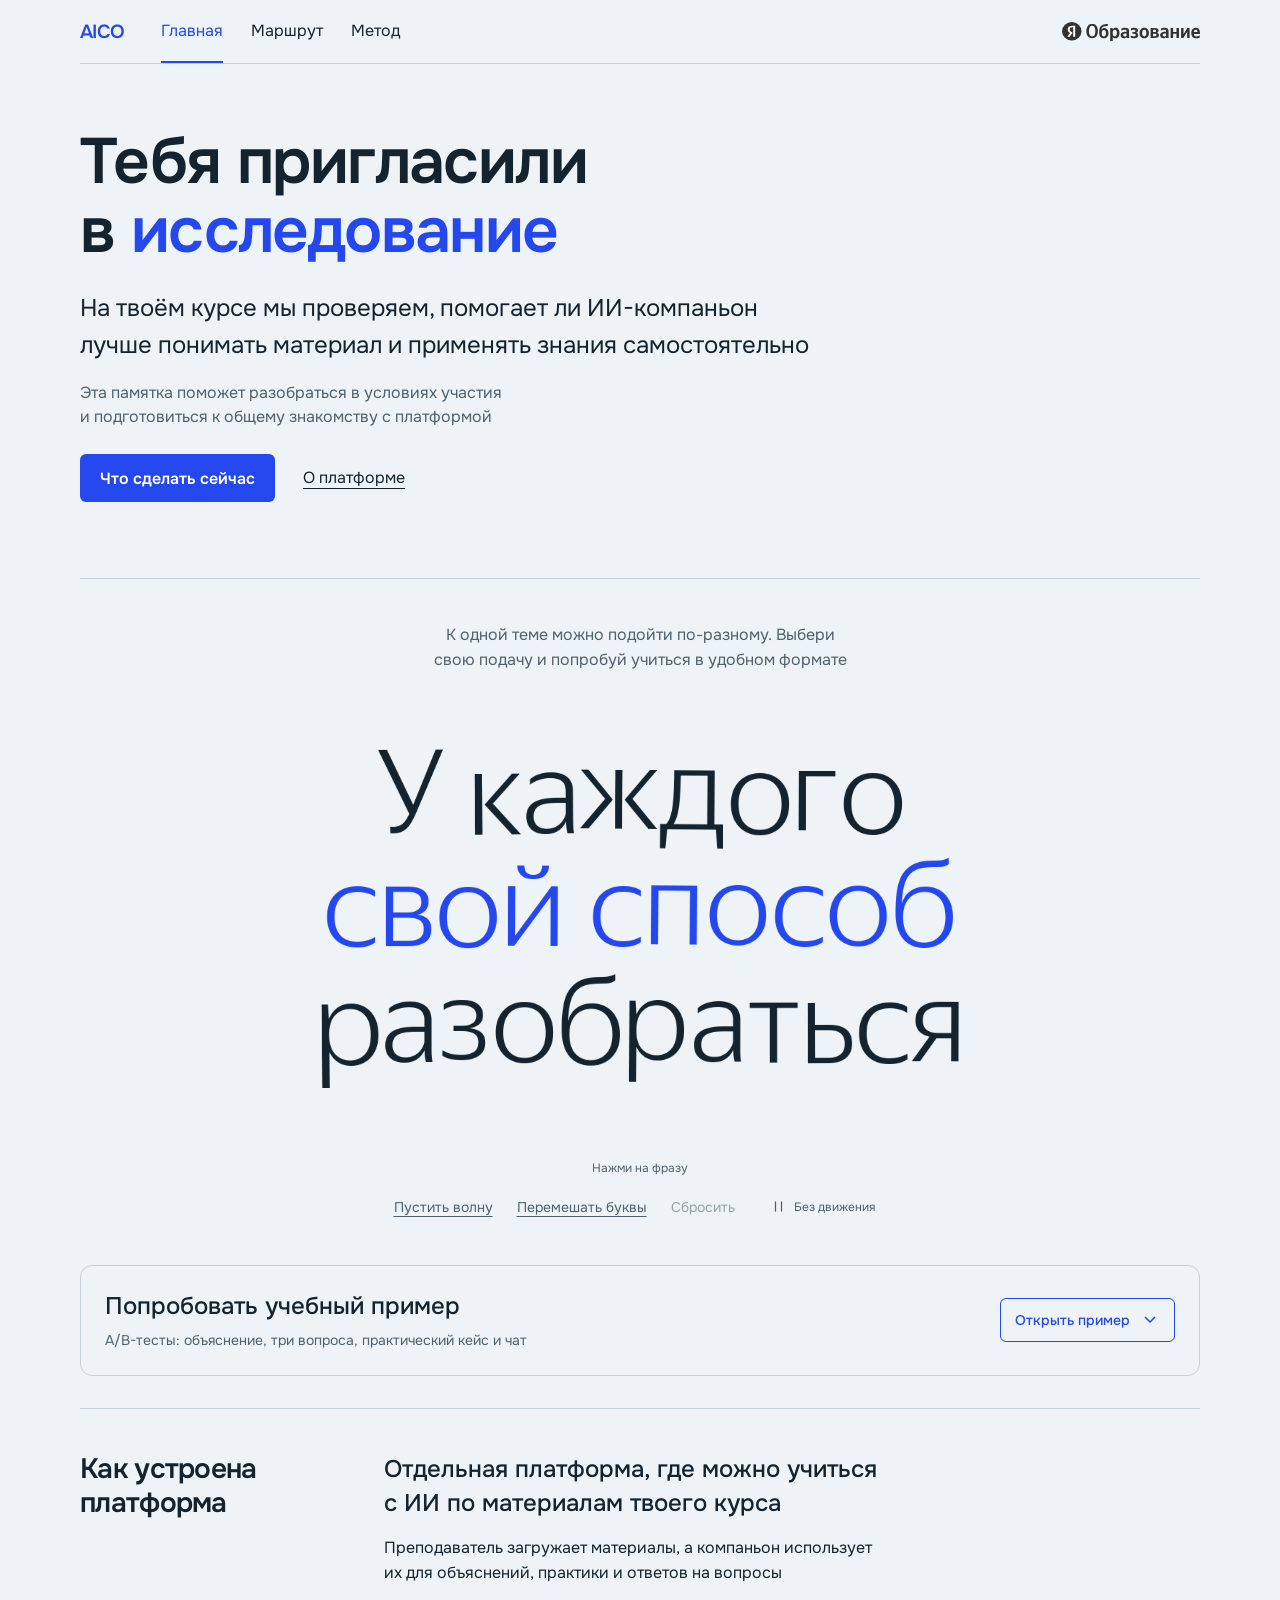
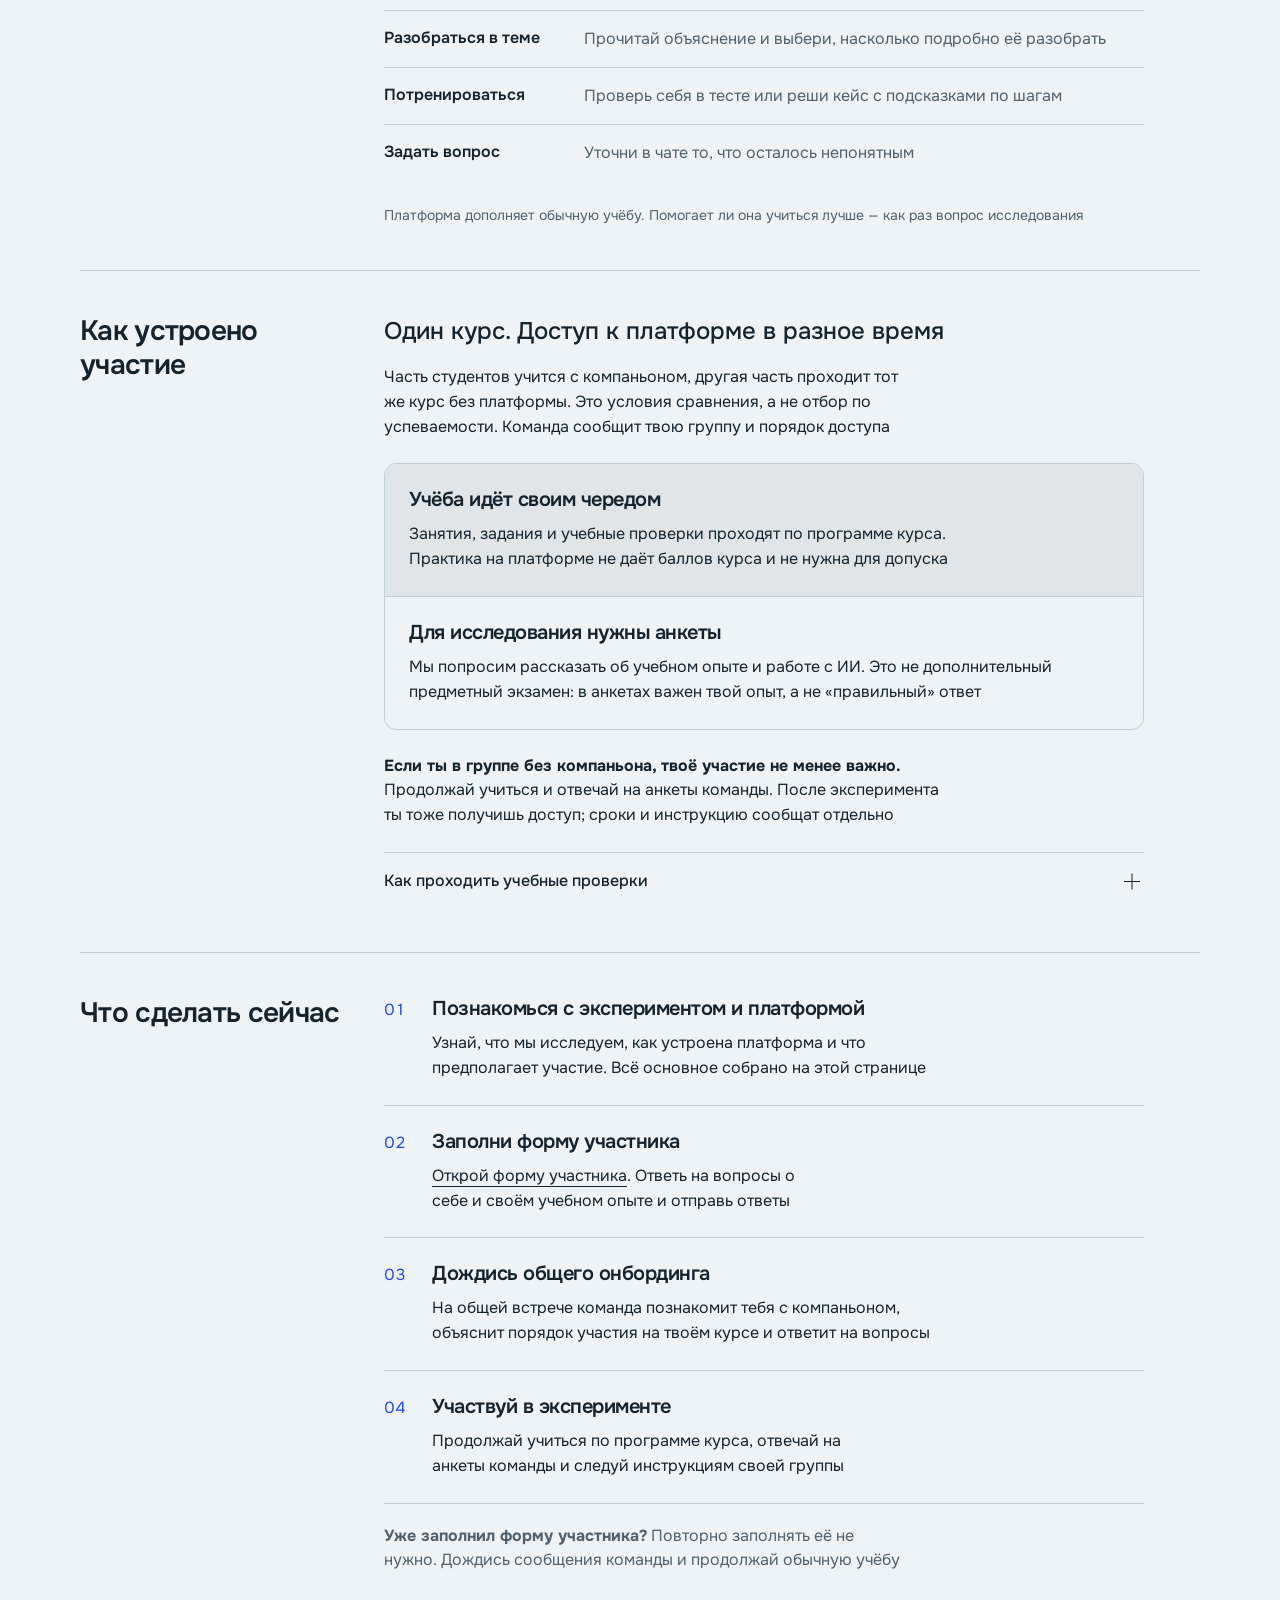
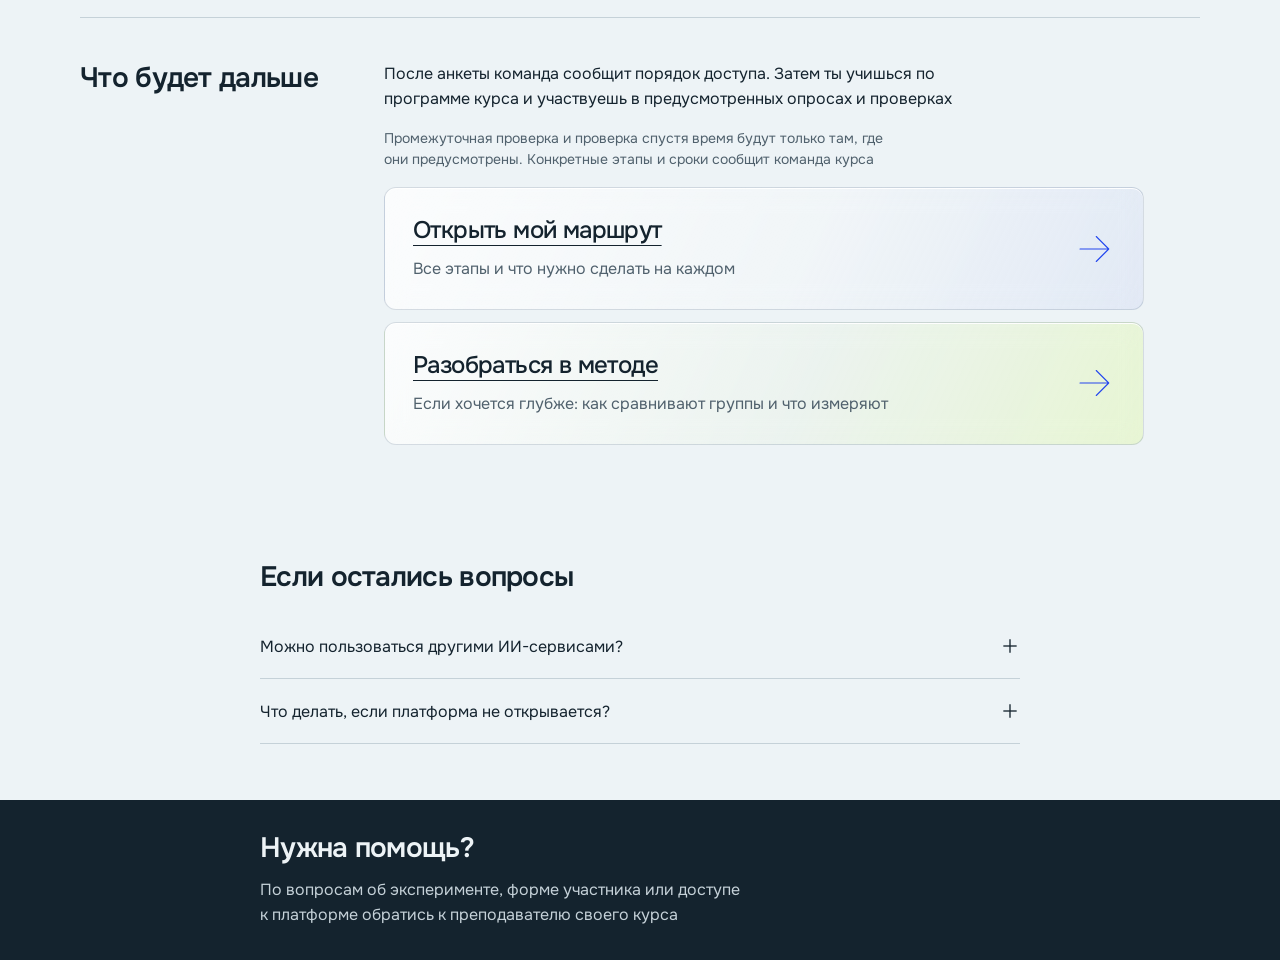
<file: index.html>
<!doctype html>
<html lang="ru">
<head>
<meta charset="utf-8">
<meta name="viewport" content="width=device-width,initial-scale=1">
<meta name="theme-color" content="#edf3f6">
<meta name="description" content="Тебя пригласили в исследование ИИ-компаньона: что это за платформа, как устроено участие и что сделать перед онбордингом.">
<title>Памятка участника исследования</title>
<link rel="icon" href="data:image/svg+xml,%3Csvg xmlns='http://www.w3.org/2000/svg' viewBox='0 0 32 32'%3E%3Crect width='32' height='32' rx='8' fill='%232d4cff'/%3E%3Cpath d='M7 24 15 7h3l7 17h-5l-2-5h-6l-2 5zm7-9h3l-1.5-4z' fill='white'/%3E%3C/svg%3E">
<link rel="stylesheet" href="student.css?v=b62e254f">
<link rel="canonical" href="https://tikhonov-cmd.github.io/aico-student-map/">
</head>

<body>
<a class="skip" href="#intro-reading">Перейти к информации об участии</a>
<header class="site-header">
 <a class="brand" href="./" aria-label="AICO — главная для участников">AICO</a>
 <nav class="top-nav" aria-label="Разделы сайта">
  <a href="./" data-nav="home" aria-current="page">Главная</a>
  <a href="route.html" data-nav="route">Маршрут</a>
  <a href="method.html" data-nav="method">Метод</a>
 </nav>
 <a class="education-brand" href="https://education.yandex.ru/"><img src="assets/yandex-education.svg" width="138" height="20" alt="Яндекс Образование"></a>
</header>
<main>
<section class="welcome" id="intro-reading" aria-labelledby="welcome-title">
 <h1 id="welcome-title">Тебя пригласили<br>в <span>исследование</span></h1>
 <p class="welcome-lead">На твоём курсе мы проверяем, помогает ли ИИ-компаньон лучше понимать материал и применять знания самостоятельно</p>
 <p class="welcome-context">Эта памятка поможет разобраться в условиях участия и подготовиться к общему знакомству с платформой</p>
 <div class="welcome-actions"><a class="action-primary" href="#next-steps">Что сделать сейчас</a><a class="text-link" href="#about-aico">О платформе</a></div>
</section>
<section class="experience" id="try-aico" aria-label="Интерактивное знакомство с компаньоном"><div class="experience-intro"><p>К одной теме можно подойти по-разному. Выбери свою подачу и попробуй учиться в удобном формате</p></div>
<section class="hero" id="overview" aria-labelledby="hero-title">
  <h2 class="hero-title" id="hero-title" aria-label="У каждого свой способ разобраться"><span class="title-line" aria-hidden="true">У каждого</span><span class="title-line emphasis" aria-hidden="true">свой способ</span><span class="title-line" aria-hidden="true">разобраться</span></h2>
  <div class="hero-controls"><span class="type-hint" id="type-hint">Нажми на фразу</span>  <div class="type-controls"><button type="button" id="wave-type" disabled>Пустить волну</button><button type="button" id="reshape">Перемешать буквы</button><button type="button" id="reset-type" disabled>Сбросить</button> <button type="button" class="motion-toggle" id="motion-toggle" aria-pressed="false"><svg viewBox="0 0 20 20" aria-hidden="true"><path d="M6 4v12M14 4v12"/></svg><span id="motion-label">Без движения</span></button></div></div>
</section>

<details class="demo-disclosure"><summary><span class="demo-disclosure-copy">Попробовать учебный пример<span class="disclosure-caption">A/B-тесты: объяснение, три вопроса, практический кейс и чат</span></span><span class="demo-disclosure-action"><span class="when-closed">Открыть пример</span><span class="when-open">Свернуть</span><svg viewBox="0 0 20 20" aria-hidden="true"><path d="m5 7 5 5 5-5"/></svg></span></summary><p class="demo-optional-note">Это пример возможностей платформы. Проходить его для участия в исследовании не нужно. В самой платформе содержание основано на материалах твоего курса</p>
 <div class="personalizer product-demo" id="personalizer">
  <h3 id="demo-heading">Попробуй четыре формата</h3>
  <p class="product-intro">Здесь можно прочитать объяснение, ответить на три вопроса, пройти кейс по шагам или выбрать вопрос для чата</p>
  <p class="demo-invitation">Тема — «A/B-тесты: как проверить эффект изменения». Выбери глубину объяснения и область примеров; в кейсе примени идею к научному подкасту</p>
  <div class="demo-workbench">
  <div class="demo-panel">
  <div class="demo-controls" id="demo-controls" hidden>
   <div class="demo-choice-row"><span id="format-label" class="demo-label">Что попробуем</span><div class="demo-options" role="group" aria-labelledby="format-label">
    <button type="button" data-format="read" aria-pressed="true" aria-controls="demo-content">Лонгрид</button><button type="button" data-format="test" aria-pressed="false" aria-controls="demo-content">Тест</button><button type="button" data-format="case" aria-pressed="false" aria-controls="demo-content">Кейс</button><button type="button" data-format="chat" aria-pressed="false" aria-controls="demo-content">Чат</button>
   </div></div>
   <div class="demo-choice-row" id="level-row"><span id="level-label" class="demo-label">Как объяснить</span><div class="demo-options demo-options-secondary" role="group" aria-labelledby="level-label">
    <button type="button" data-level="0" aria-pressed="true" aria-controls="demo-content">Проще</button><button type="button" data-level="1" aria-pressed="false" aria-controls="demo-content">Подробнее</button><button type="button" data-level="2" aria-pressed="false" aria-controls="demo-content">Глубже</button>
   </div><p class="demo-control-note" id="level-note">Основные понятия и короткий разбор примера</p></div>
   <div class="demo-choice-row" id="interest-row"><span id="interest-label" class="demo-label">Что тебе интересно</span><div class="demo-options demo-options-secondary" role="group" aria-labelledby="interest-label">
    <button type="button" data-interest="plain" aria-pressed="true" aria-controls="demo-content">Учёба</button><button type="button" data-interest="minecraft" aria-pressed="false" aria-controls="demo-content">Minecraft</button><button type="button" data-interest="astro" aria-pressed="false" aria-controls="demo-content">Астрофото</button><button type="button" data-interest="printing" aria-pressed="false" aria-controls="demo-content">3D-печать</button>
   </div></div>
  </div>
  <div class="demo-result">
  <div class="demo-preview">
   <h3 id="response-title">Разобраться в теме</h3>
   <p class="demo-purpose" id="demo-purpose">Как отделить эффект изменения от других причин</p>
   <div class="demo-content" id="demo-content"><h4>A/B-тесты: как проверить эффект изменения</h4><p><strong>A/B-тест</strong> — эксперимент со случайным распределением участников между двумя вариантами. Контрольная группа A получает исходный вариант, экспериментальная B — вариант с изменением</p><h5>Почему нельзя сравнить желающих с остальными</h5><p>Студенты, которые по желанию открывали объяснения ошибок, получили более высокие баллы. Но они могли больше интересоваться предметом и дольше готовиться. Такое сравнение смешивает пользу объяснений с особенностями студентов</p><h5>Как проверить это в эксперименте</h5><p>Назначим варианты случайно, чтобы выбор группы не зависел от желания участника. Проверим так следующую гипотезу</p><p><strong>Гипотеза:</strong> Пояснения к неверным ответам помогут лучше решать новые задачи по той же теме</p><p>В учебном примере случайно формируют две группы по 100 участников. <strong>A</strong> после тренировочной задачи видит правильный ответ; <strong>B</strong> видит правильный ответ и объяснение ошибки</p><p>Тренировочные задания и время на подготовку одинаковые. Затем обе группы решают одни и те же новые задачи без подсказок</p><h5>Как читаем результат</h5><p>Заранее выбираем показатель — средний балл за новые задачи без подсказок</p><p>В условном эксперименте средний результат A — 7 баллов из 10, B — 8 баллов. Наблюдаемая разница — один балл в пользу B</p><p>Часть разницы могла возникнуть случайно. Перед выводом нужно оценить её точность и проверить соблюдение условий эксперимента</p></div>
  </div>
  </div>
  </div>
  <p class="demo-caption">Учебный пример. На платформе содержание основано на материалах твоего курса, а интересы для лонгрида ты указываешь сам</p>
  </div>
 </div>
</details></section>
<div class="onboarding-reading">
 <section class="guide-section" id="about-aico"><h2>Как устроена платформа</h2><div class="guide-content"><p class="section-lead">Отдельная платформа, где можно учиться с ИИ по материалам твоего курса</p><p>Преподаватель загружает материалы, а компаньон использует их для объяснений, практики и ответов на вопросы</p>
 <dl class="use-list"><div><dt>Разобраться в теме</dt><dd>Прочитай объяснение и выбери, насколько подробно её разобрать</dd></div><div><dt>Потренироваться</dt><dd>Проверь себя в тесте или реши кейс с подсказками по шагам</dd></div><div><dt>Задать вопрос</dt><dd>Уточни в чате то, что осталось непонятным</dd></div></dl>
 <p class="quiet">Платформа дополняет обычную учёбу. Помогает ли она учиться лучше — как раз вопрос исследования</p></div></section>
 <section class="guide-section" id="rules"><h2>Как устроено участие</h2><div class="guide-content">
 <p class="section-lead">Один курс. Доступ к платформе в разное время</p><p>Часть студентов учится с компаньоном, другая часть проходит тот же курс без платформы. Это условия сравнения, а не отбор по успеваемости. Команда сообщит твою группу и порядок доступа</p>
 <div class="participation-pair"><div><h3>Учёба идёт своим чередом</h3><p>Занятия, задания и учебные проверки проходят по программе курса. Практика на платформе не даёт баллов курса и не нужна для допуска</p></div><div><h3>Для исследования нужны анкеты</h3><p>Мы попросим рассказать об учебном опыте и работе с ИИ. Это не дополнительный предметный экзамен: в анкетах важен твой опыт, а не «правильный» ответ</p></div></div>
 <p><strong>Если ты в группе без компаньона, твоё участие не менее важно.</strong> Продолжай учиться и отвечай на анкеты команды. После эксперимента ты тоже получишь доступ; сроки и инструкцию сообщат отдельно</p>
 <details class="practical-disclosure"><summary>Как проходить учебные проверки</summary><p>Итоговую проверку выполняй самостоятельно: без компаньона, других ИИ-сервисов и поиска ответов в интернете. То же правило действует для проверки спустя время, если она предусмотрена на твоём курсе. В остальных заданиях следуй инструкции преподавателя</p><p>Набор этапов, сроки и конкретные инструкции зависят от курса. В анкетах честно рассказывай, какими инструментами пользовался и что вызывало трудности</p></details>
 </div></section>
 <section class="guide-section next-steps" id="next-steps"><h2>Что сделать сейчас</h2><div class="guide-content">
 <ol class="action-steps">
  <li><h3>Познакомься с экспериментом и платформой</h3><p>Узнай, что мы исследуем, как устроена платформа и что предполагает участие. Всё основное собрано на этой странице</p></li>
  <li><h3>Заполни форму участника</h3><p><a href="https://forms.yandex.ru/surveys/13895162.3df79d578598524fea09b34da44d946e5fb08257">Открой форму участника</a>. Ответь на вопросы о себе и своём учебном опыте и отправь ответы</p></li>
  <li><h3>Дождись общего онбординга</h3><p>На общей встрече команда познакомит тебя с компаньоном, объяснит порядок участия на твоём курсе и ответит на вопросы</p></li>
  <li><h3>Участвуй в эксперименте</h3><p>Продолжай учиться по программе курса, отвечай на анкеты команды и следуй инструкциям своей группы</p></li>
 </ol>
 <p class="completed-note"><strong>Уже заполнил форму участника?</strong> Повторно заполнять её не нужно. Дождись сообщения команды и продолжай обычную учёбу</p>
 </div></section>
 <section class="guide-section" id="what-next"><h2>Что будет дальше</h2><div class="guide-content"><p>После анкеты команда сообщит порядок доступа. Затем ты учишься по программе курса и участвуешь в предусмотренных опросах и проверках</p><p class="quiet">Промежуточная проверка и проверка спустя время будут только там, где они предусмотрены. Конкретные этапы и сроки сообщит команда курса</p>
 <div class="page-invitations"><a class="route-invitation" href="route.html"><span><strong>Открыть мой маршрут</strong><span>Все этапы и что нужно сделать на каждом</span></span><svg viewBox="0 0 64 64" aria-hidden="true"><path d="M8 32h46M34 12l20 20-20 20"/></svg></a>
<a class="route-invitation route-invitation--method" href="method.html"><span><strong>Разобраться в методе</strong><span>Если хочется глубже: как сравнивают группы и что измеряют</span></span><svg viewBox="0 0 64 64" aria-hidden="true"><path d="M8 32h46M34 12l20 20-20 20"/></svg></a></div></div></section>
</div>
<div class="reading final-reading">

 <section class="section" id="questions"><h2>Если остались вопросы</h2><div class="section-content faq">
  <details><summary>Можно пользоваться другими ИИ-сервисами?<svg class="disclosure-icon" viewBox="0 0 24 24" aria-hidden="true"><path d="M4 12h16"/><path class="vertical" d="M12 4v16"/></svg></summary><p>Во время обычной учёбы ориентируйся на правила преподавателя и конкретного задания. Разрешение пользоваться ИИ в одном задании не означает, что его можно использовать в любом тесте</p><p>Итоговый тест нужно пройти самостоятельно, без компаньона, других ИИ‑сервисов и поиска ответов в интернете. Если на курсе будет пост-тест, это правило действует и для него. Правила для других учебных проверок сообщит преподаватель. В анкетах честно указывай, какими инструментами пользовался: это помогает понять твой учебный опыт</p></details>
  <details><summary>Что делать, если платформа не открывается?<svg class="disclosure-icon" viewBox="0 0 24 24" aria-hidden="true"><path d="M4 12h16"/><path class="vertical" d="M12 4v16"/></svg></summary><p>Сначала найди сообщение команды и проверь, назначен ли тебе доступ. Если да, открой именно ссылку из этого сообщения и следуй инструкции по входу</p><p>Если войти всё равно не получается, напиши преподавателю курса. Укажи, на каком шаге возникла проблема и что написано на экране</p></details>
 </div></section>
</div>
<section class="help-line" id="help"><div class="help-inner"><h2>Нужна помощь?</h2><p>По вопросам об эксперименте, форме участника или доступе к платформе обратись к преподавателю своего курса</p></div></section>
<noscript><p class="no-script">Информация об участии доступна без JavaScript. Включи его, чтобы менять буквы и попробовать интерактивный учебный пример</p></noscript>
</main>

<div class="sr-only" id="announcer" aria-live="polite" aria-atomic="true"></div>
<script src="site-ui.js?v=79686198"></script>
<script src="letter-scene.js?v=96e22822"></script>

<script src="product-demo.js?v=78d46bda"></script>
<script src="student-ui.js?v=d2d16694"></script>
</body>
</html>
</file>
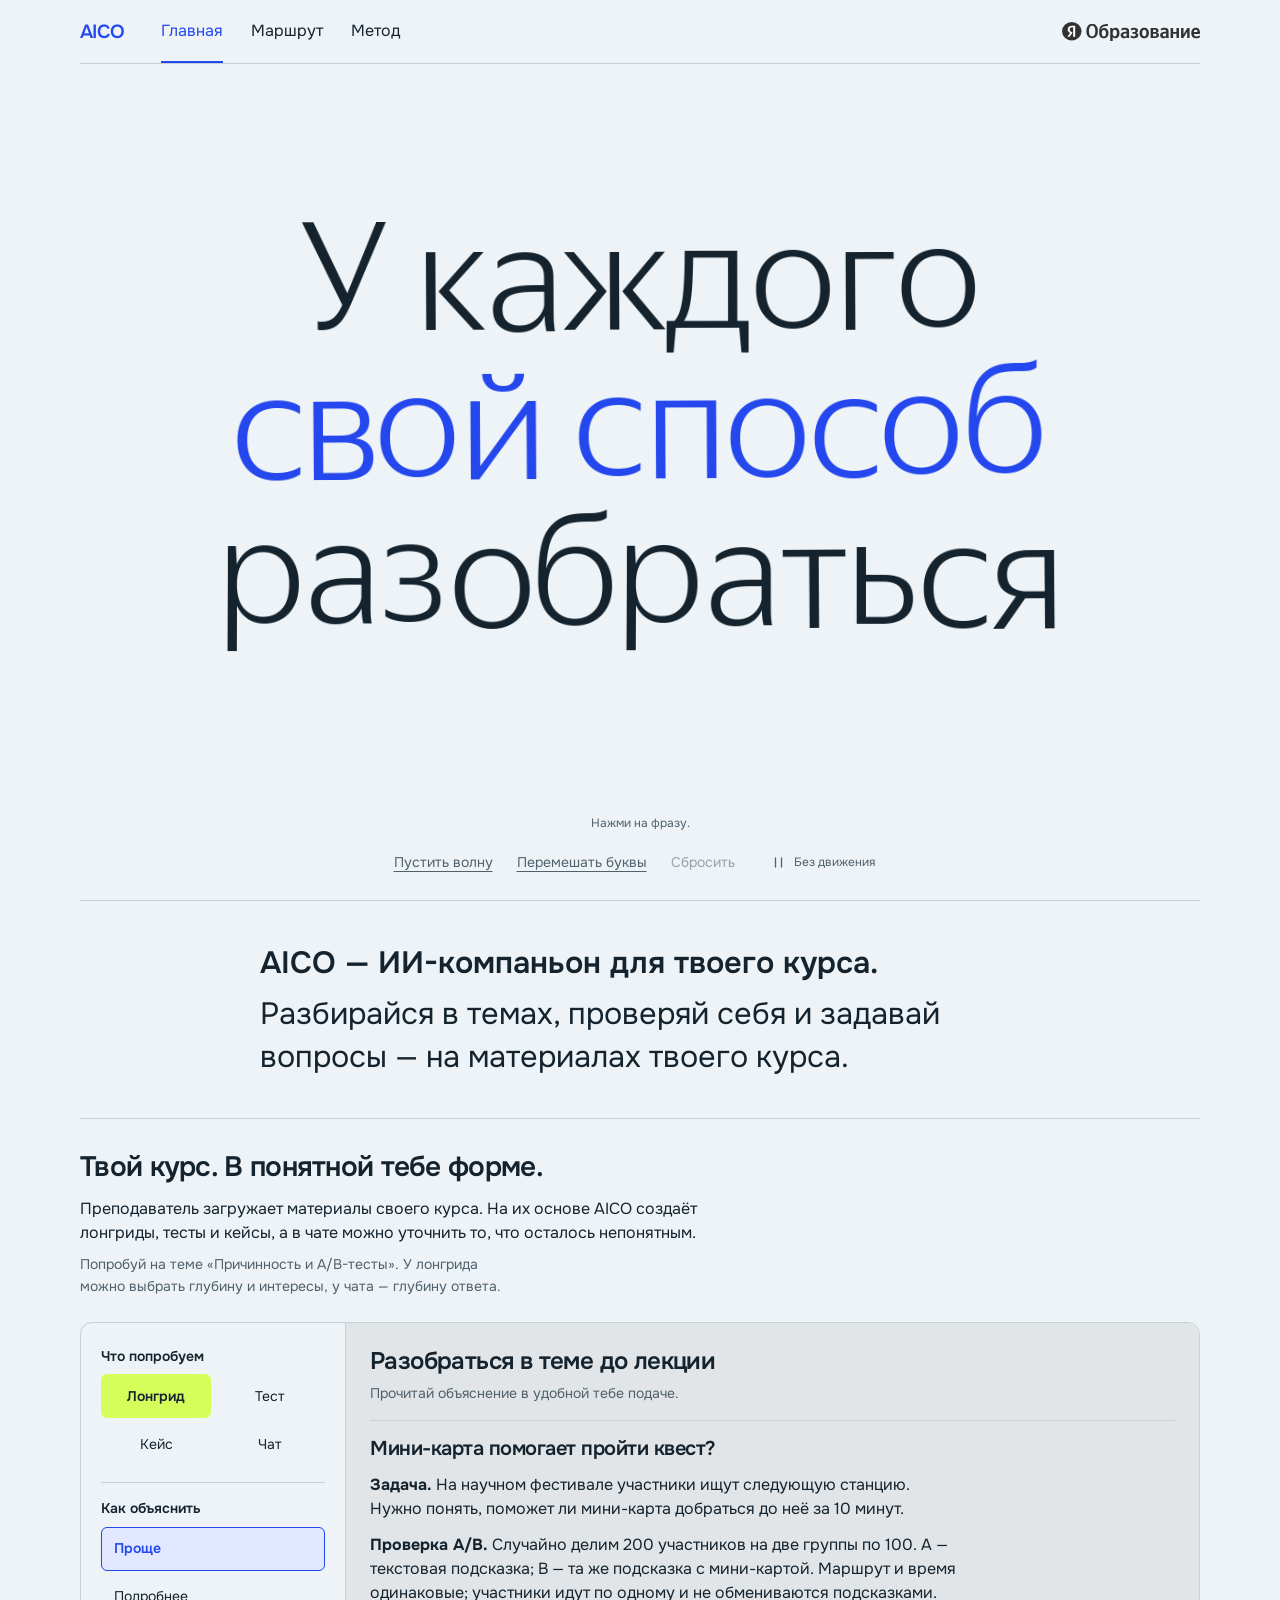
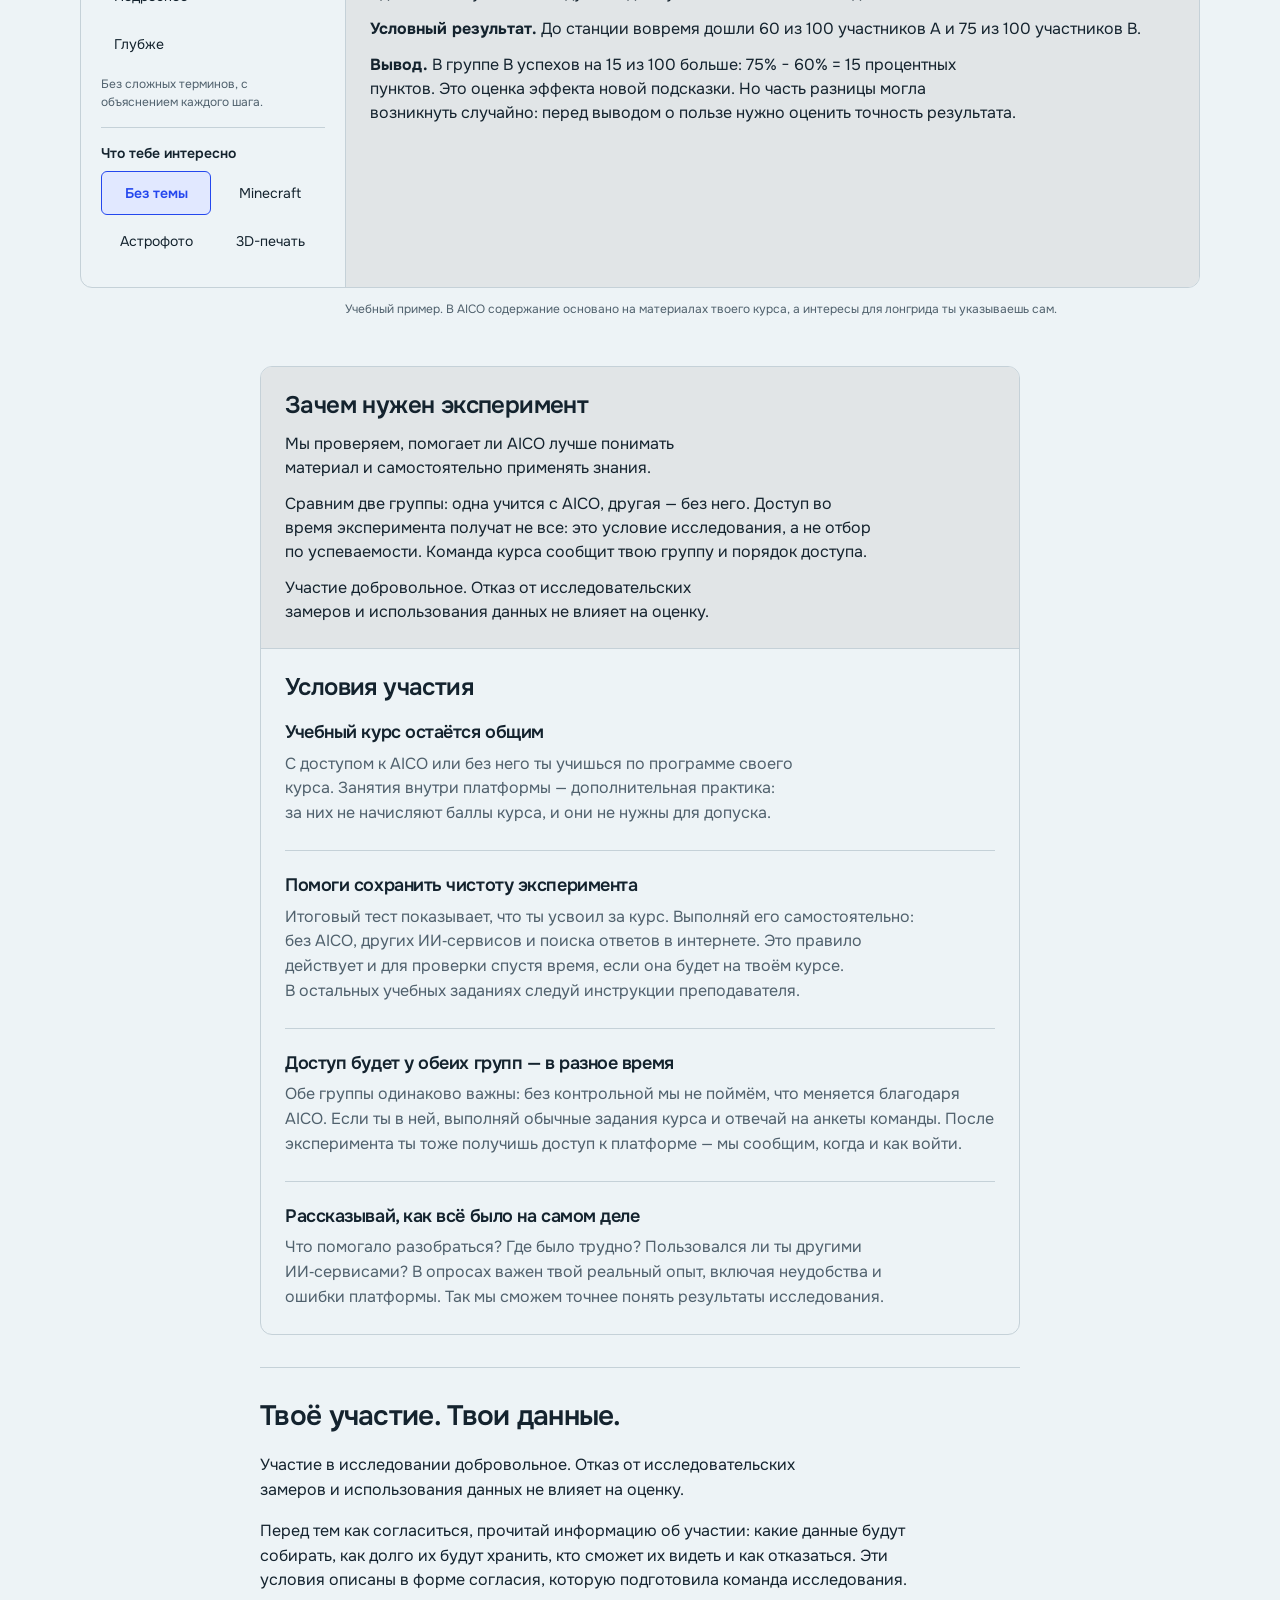
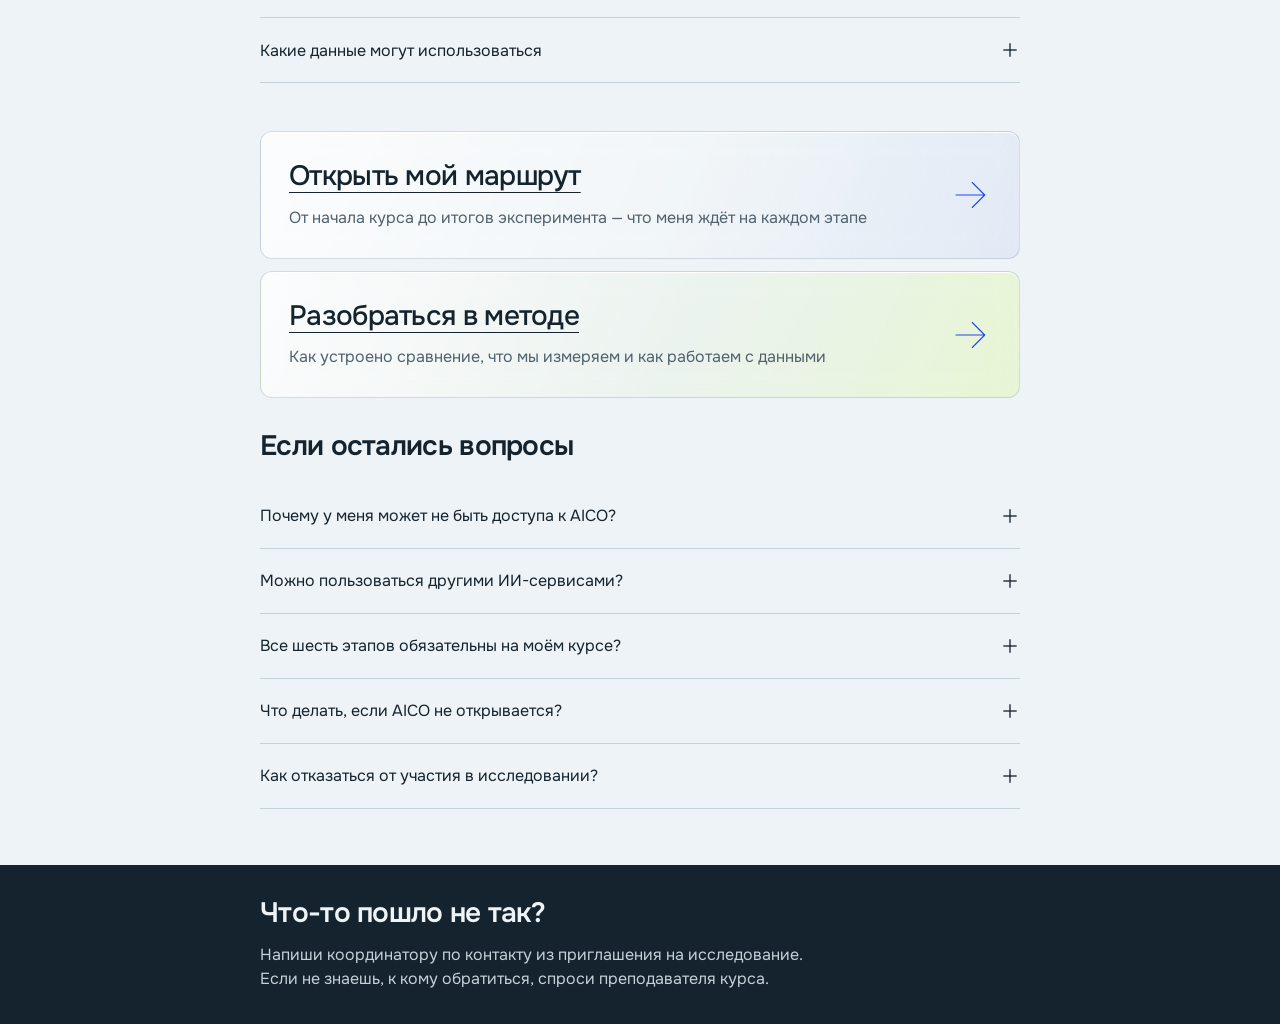
<file: previous/index.html>
<!doctype html>
<html lang="ru">
<head>
<meta charset="utf-8">
<meta name="viewport" content="width=device-width,initial-scale=1">
<meta name="theme-color" content="#edf3f6">
<meta name="description" content="AICO для студентов: попробуй форматы обучения, узнай условия участия и этапы учебного эксперимента.">
<title>AICO — твой способ разобраться</title>
<link rel="icon" href="data:image/svg+xml,%3Csvg xmlns='http://www.w3.org/2000/svg' viewBox='0 0 32 32'%3E%3Crect width='32' height='32' rx='8' fill='%232d4cff'/%3E%3Cpath d='M7 24 15 7h3l7 17h-5l-2-5h-6l-2 5zm7-9h3l-1.5-4z' fill='white'/%3E%3C/svg%3E">
<link rel="stylesheet" href="student.css?v=b2dbe987">
<link rel="canonical" href="https://tikhonov-cmd.github.io/aico-student-map/">
</head>

<body>
<a class="skip" href="#intro-reading">Перейти к информации об участии</a>
<header class="site-header">
 <a class="brand" href="./" aria-label="AICO — главная для участников">AICO</a>
 <nav class="top-nav" aria-label="Разделы сайта">
  <a href="./" data-nav="home" aria-current="page">Главная</a>
  <a href="route.html" data-nav="route">Маршрут</a>
  <a href="method.html" data-nav="method">Метод</a>
 </nav>
 <a class="education-brand" href="https://education.yandex.ru/"><img src="assets/yandex-education.svg" width="138" height="20" alt="Яндекс Образование"></a>
</header>
<main>
<section class="hero" id="overview" aria-labelledby="hero-title">
  <h1 class="hero-title" id="hero-title" aria-label="У каждого свой способ разобраться"><span class="title-line" aria-hidden="true">У каждого</span><span class="title-line emphasis" aria-hidden="true">свой способ</span><span class="title-line" aria-hidden="true">разобраться</span></h1>
  <div class="hero-controls"><span class="type-hint" id="type-hint">Нажми на фразу.</span>  <div class="type-controls"><button type="button" id="wave-type" disabled>Пустить волну</button><button type="button" id="reshape">Перемешать буквы</button><button type="button" id="reset-type" disabled>Сбросить</button> <button type="button" class="motion-toggle" id="motion-toggle" aria-pressed="false"><svg viewBox="0 0 20 20" aria-hidden="true"><path d="M6 4v12M14 4v12"/></svg><span id="motion-label">Без движения</span></button></div></div>
</section>
<section class="intro-reading" id="intro-reading" aria-label="Знакомство с AICO">
 <div class="intro-context">

  <p class="hero-lead"><b>AICO — ИИ-компаньон для твоего курса.</b></p>
  <p class="hero-lead">Разбирайся в темах, проверяй себя и задавай вопросы — на материалах твоего курса.</p>
 </div>
 <div class="personalizer product-demo" id="personalizer">
  <h2 id="demo-heading">Твой курс. В понятной тебе форме.</h2>
  <p class="product-intro">Преподаватель загружает материалы своего курса. На их основе AICO создаёт лонгриды, тесты и кейсы, а в чате можно уточнить то, что осталось непонятным.</p>
  <p class="demo-invitation">Попробуй на теме «Причинность и A/B-тесты». У лонгрида можно выбрать глубину и интересы, у чата — глубину ответа.</p>
  <div class="demo-workbench">
  <div class="demo-panel">
  <div class="demo-controls" id="demo-controls" hidden>
   <div class="demo-choice-row"><span id="format-label" class="demo-label">Что попробуем</span><div class="demo-options" role="group" aria-labelledby="format-label">
    <button type="button" data-format="read" aria-pressed="true" aria-controls="demo-content">Лонгрид</button><button type="button" data-format="test" aria-pressed="false" aria-controls="demo-content">Тест</button><button type="button" data-format="case" aria-pressed="false" aria-controls="demo-content">Кейс</button><button type="button" data-format="chat" aria-pressed="false" aria-controls="demo-content">Чат</button>
   </div></div>
   <div class="demo-choice-row" id="level-row"><span id="level-label" class="demo-label">Как объяснить</span><div class="demo-options demo-options-secondary" role="group" aria-labelledby="level-label">
    <button type="button" data-level="0" aria-pressed="true" aria-controls="demo-content">Проще</button><button type="button" data-level="1" aria-pressed="false" aria-controls="demo-content">Подробнее</button><button type="button" data-level="2" aria-pressed="false" aria-controls="demo-content">Глубже</button>
   </div><p class="demo-control-note" id="level-note">Без сложных терминов, с объяснением каждого шага.</p></div>
   <div class="demo-choice-row" id="interest-row"><span id="interest-label" class="demo-label">Что тебе интересно</span><div class="demo-options demo-options-secondary" role="group" aria-labelledby="interest-label">
    <button type="button" data-interest="plain" aria-pressed="true" aria-controls="demo-content">Без темы</button><button type="button" data-interest="minecraft" aria-pressed="false" aria-controls="demo-content">Minecraft</button><button type="button" data-interest="astro" aria-pressed="false" aria-controls="demo-content">Астрофото</button><button type="button" data-interest="printing" aria-pressed="false" aria-controls="demo-content">3D-печать</button>
   </div></div>
  </div>
  <div class="demo-result">
  <div class="demo-preview">
   <h3 id="response-title">Разобраться в теме до лекции</h3>
   <p class="demo-purpose" id="demo-purpose">Прочитай объяснение в удобной тебе подаче.</p>
   <div class="demo-content" id="demo-content"><h4>Мини-карта помогает пройти квест?</h4><p><strong>Задача.</strong> На научном фестивале участники ищут следующую станцию. Нужно понять, поможет ли мини-карта добраться до неё за 10 минут.</p><p><strong>Проверка A/B.</strong> Случайно делим 200 участников на две группы по 100. A — текстовая подсказка; B — та же подсказка с мини-картой. Маршрут и время одинаковые; участники идут по одному и не обмениваются подсказками.</p><p><strong>Условный результат.</strong> До станции вовремя дошли 60 из 100 участников A и 75 из 100 участников B.</p><p><strong>Вывод.</strong> В группе B успехов на 15 из 100 больше: 75% − 60% = 15 процентных пунктов. Это оценка эффекта новой подсказки. Но часть разницы могла возникнуть случайно: перед выводом о пользе нужно оценить точность результата.</p></div>
  </div>
  </div>
  </div>
  <p class="demo-caption">Учебный пример. В AICO содержание основано на материалах твоего курса, а интересы для лонгрида ты указываешь сам.</p>
  </div>
 </div>
</section>
<div class="reading">

 <section class="section" id="rules"><div class="experiment-intro"><h2>Зачем нужен эксперимент</h2><p>Мы проверяем, помогает ли AICO лучше понимать материал и самостоятельно применять знания.</p><p>Сравним две группы: одна учится с AICO, другая — без него. Доступ во время эксперимента получат не все: это условие исследования, а не отбор по успеваемости. Команда курса сообщит твою группу и порядок доступа.</p><p>Участие добровольное. Отказ от исследовательских замеров и использования данных не влияет на оценку.</p></div><div class="section-content participation-rules"><h2>Условия участия</h2><ol class="rules-list">
  <li><div><h3>Учебный курс остаётся общим</h3><p>С доступом к AICO или без него ты учишься по программе своего курса. Занятия внутри платформы — дополнительная практика: за них не начисляют баллы курса, и они не нужны для допуска.</p></div></li>
  <li><div><h3>Помоги сохранить чистоту эксперимента</h3><p>Итоговый тест показывает, что ты усвоил за курс. Выполняй его самостоятельно: без AICO, других ИИ‑сервисов и поиска ответов в интернете. Это правило действует и для проверки спустя время, если она будет на твоём курсе. В остальных учебных заданиях следуй инструкции преподавателя.</p></div></li>
  <li><div><h3>Доступ будет у обеих групп — в разное время</h3><p>Обе группы одинаково важны: без контрольной мы не поймём, что меняется благодаря AICO. Если ты в ней, выполняй обычные задания курса и отвечай на анкеты команды. После эксперимента ты тоже получишь доступ к платформе — мы сообщим, когда и как войти.</p></div></li>
  <li><div><h3>Рассказывай, как всё было на самом деле</h3><p>Что помогало разобраться? Где было трудно? Пользовался ли ты другими ИИ‑сервисами? В опросах важен твой реальный опыт, включая неудобства и ошибки платформы. Так мы сможем точнее понять результаты исследования.</p></div></li>
 </ol></div></section>
 <section class="section" id="data"><h2>Твоё участие. Твои данные.</h2><div class="section-content"><p>Участие в исследовании добровольное. Отказ от исследовательских замеров и использования данных не влияет на оценку.</p><p>Перед тем как согласиться, прочитай информацию об участии: какие данные будут собирать, как долго их будут хранить, кто сможет их видеть и как отказаться. Эти условия описаны в форме согласия, которую подготовила команда исследования.</p><details class="data-disclosure"><summary>Какие данные могут использоваться<svg class="disclosure-icon" viewBox="0 0 24 24" aria-hidden="true"><path d="M4 12h16"/><path class="vertical" d="M12 4v16"/></svg></summary><p>Исследователи могут использовать результаты тестов и анкет, учебные данные, сведения о работе в AICO и технических ошибках. Тексты диалогов тоже могут храниться — доступ к ним ограничен.</p><p>При анализе вместо имени используют исследовательский код. Информацию о том, кому он принадлежит, хранят отдельно у уполномоченной стороны. Точный список данных и условия их использования смотри в информации об участии и форме согласия.</p></details></div></section>
 <div class="page-invitations">
 <a class="route-invitation" href="route.html"><span><strong>Открыть мой маршрут</strong><span>От начала курса до итогов эксперимента — что меня ждёт на каждом этапе</span></span><svg viewBox="0 0 64 64" aria-hidden="true"><path d="M8 32h46M34 12l20 20-20 20"/></svg></a>
 <a class="route-invitation route-invitation--method" href="method.html"><span><strong>Разобраться в методе</strong><span>Как устроено сравнение, что мы измеряем и как работаем с данными</span></span><svg viewBox="0 0 64 64" aria-hidden="true"><path d="M8 32h46M34 12l20 20-20 20"/></svg></a>
 </div>
 <section class="section" id="questions"><h2>Если остались вопросы</h2><div class="section-content faq">
  <details><summary>Почему у меня может не быть доступа к AICO?<svg class="disclosure-icon" viewBox="0 0 24 24" aria-hidden="true"><path d="M4 12h16"/><path class="vertical" d="M12 4v16"/></svg></summary><p>AICO участвует в исследовании: мы хотим понять, помогает ли он самостоятельно понимать и применять знания. Для сравнения часть студентов получает доступ к платформе, а часть проходит тот же курс без неё.</p><p>Когда это возможно, доступ распределяют случайно. На некоторых курсах используют другую, заранее согласованную схему. О своих условиях ты узнаешь из сообщения команды. Если доступа нет, учебная программа остаётся той же, а твои результаты тоже важны для исследования. После окончания экспериментального периода доступ получит и контрольная группа — ты тоже сможешь попробовать платформу.</p></details>
  <details><summary>Можно пользоваться другими ИИ-сервисами?<svg class="disclosure-icon" viewBox="0 0 24 24" aria-hidden="true"><path d="M4 12h16"/><path class="vertical" d="M12 4v16"/></svg></summary><p>Во время обычной учёбы ориентируйся на правила преподавателя и конкретного задания. Разрешение пользоваться ИИ в одном задании не означает, что его можно использовать в любом тесте.</p><p>Итоговый тест нужно пройти самостоятельно, без AICO, других ИИ‑сервисов и поиска ответов в интернете. Если на курсе будет пост-тест, это правило действует и для него. Правила для других учебных проверок сообщит преподаватель. В анкетах честно указывай, какими инструментами пользовался: это помогает понять твой учебный опыт.</p></details>
  <details><summary>Все шесть этапов обязательны на моём курсе?<svg class="disclosure-icon" viewBox="0 0 24 24" aria-hidden="true"><path d="M4 12h16"/><path class="vertical" d="M12 4v16"/></svg></summary><p>На странице маршрута показана общая схема: начало курса, сбор исходных данных, распределение доступа и дальнейшие проверки по программе курса. Сбор исходных данных — это анкеты и сведения о тебе, без дополнительного предметного теста. Учебные контрольные и тесты проходят в обычном порядке.</p><p>Промежуточного теста может не быть. Пост-тест — ещё одну проверку спустя время после итогового — тоже подтверждают отдельно. Команда курса сообщит, какие этапы будут у тебя, когда они пройдут и что нужно подготовить.</p></details>
  <details><summary>Что делать, если AICO не открывается?<svg class="disclosure-icon" viewBox="0 0 24 24" aria-hidden="true"><path d="M4 12h16"/><path class="vertical" d="M12 4v16"/></svg></summary><p>Сначала найди сообщение команды и проверь, назначен ли тебе доступ. Если да, открой именно ссылку из этого сообщения и следуй инструкции по входу.</p><p>Если войти всё равно не получается, напиши координатору или преподавателю. Укажи, на каком шаге возникла проблема и что написано на экране. Так команде будет проще помочь. Контакт координатора ищи в приглашении на исследование.</p></details>
  <details><summary>Как отказаться от участия в исследовании?<svg class="disclosure-icon" viewBox="0 0 24 24" aria-hidden="true"><path d="M4 12h16"/><path class="vertical" d="M12 4v16"/></svg></summary><p>Напиши координатору по контакту из приглашения или формы согласия и сообщи, что хочешь отказаться от участия в исследовании. Если не можешь найти контакт, обратись к преподавателю курса.</p><p>Отказ от исследовательских замеров и использования данных не влияет на оценку. Координатор объяснит процедуру, а также уточнит, что произойдёт с уже собранными данными и доступом к платформе. Условия отказа описаны в информации об участии и форме согласия.</p></details>
 </div></section>
</div>
 <section class="help-line" id="help"><div class="help-inner"><h2>Что-то пошло не так?</h2><p>Напиши координатору по контакту из приглашения на исследование. Если не знаешь, к кому обратиться, спроси преподавателя курса.</p></div></section>
<noscript><p class="no-script">Чтобы менять шрифты и попробовать демонстрацию AICO, включи JavaScript. <a href="route.html">Этапы исследования</a> доступны на отдельной странице.</p></noscript>
</main>

<div class="sr-only" id="announcer" aria-live="polite" aria-atomic="true"></div>
<script src="site-ui.js?v=79686198"></script>
<script src="letter-scene.js?v=96e22822"></script>

<script src="product-demo.js?v=923a5dc9"></script>
<script src="student-ui.js?v=bbbdea22"></script>
</body>
</html>
</file>
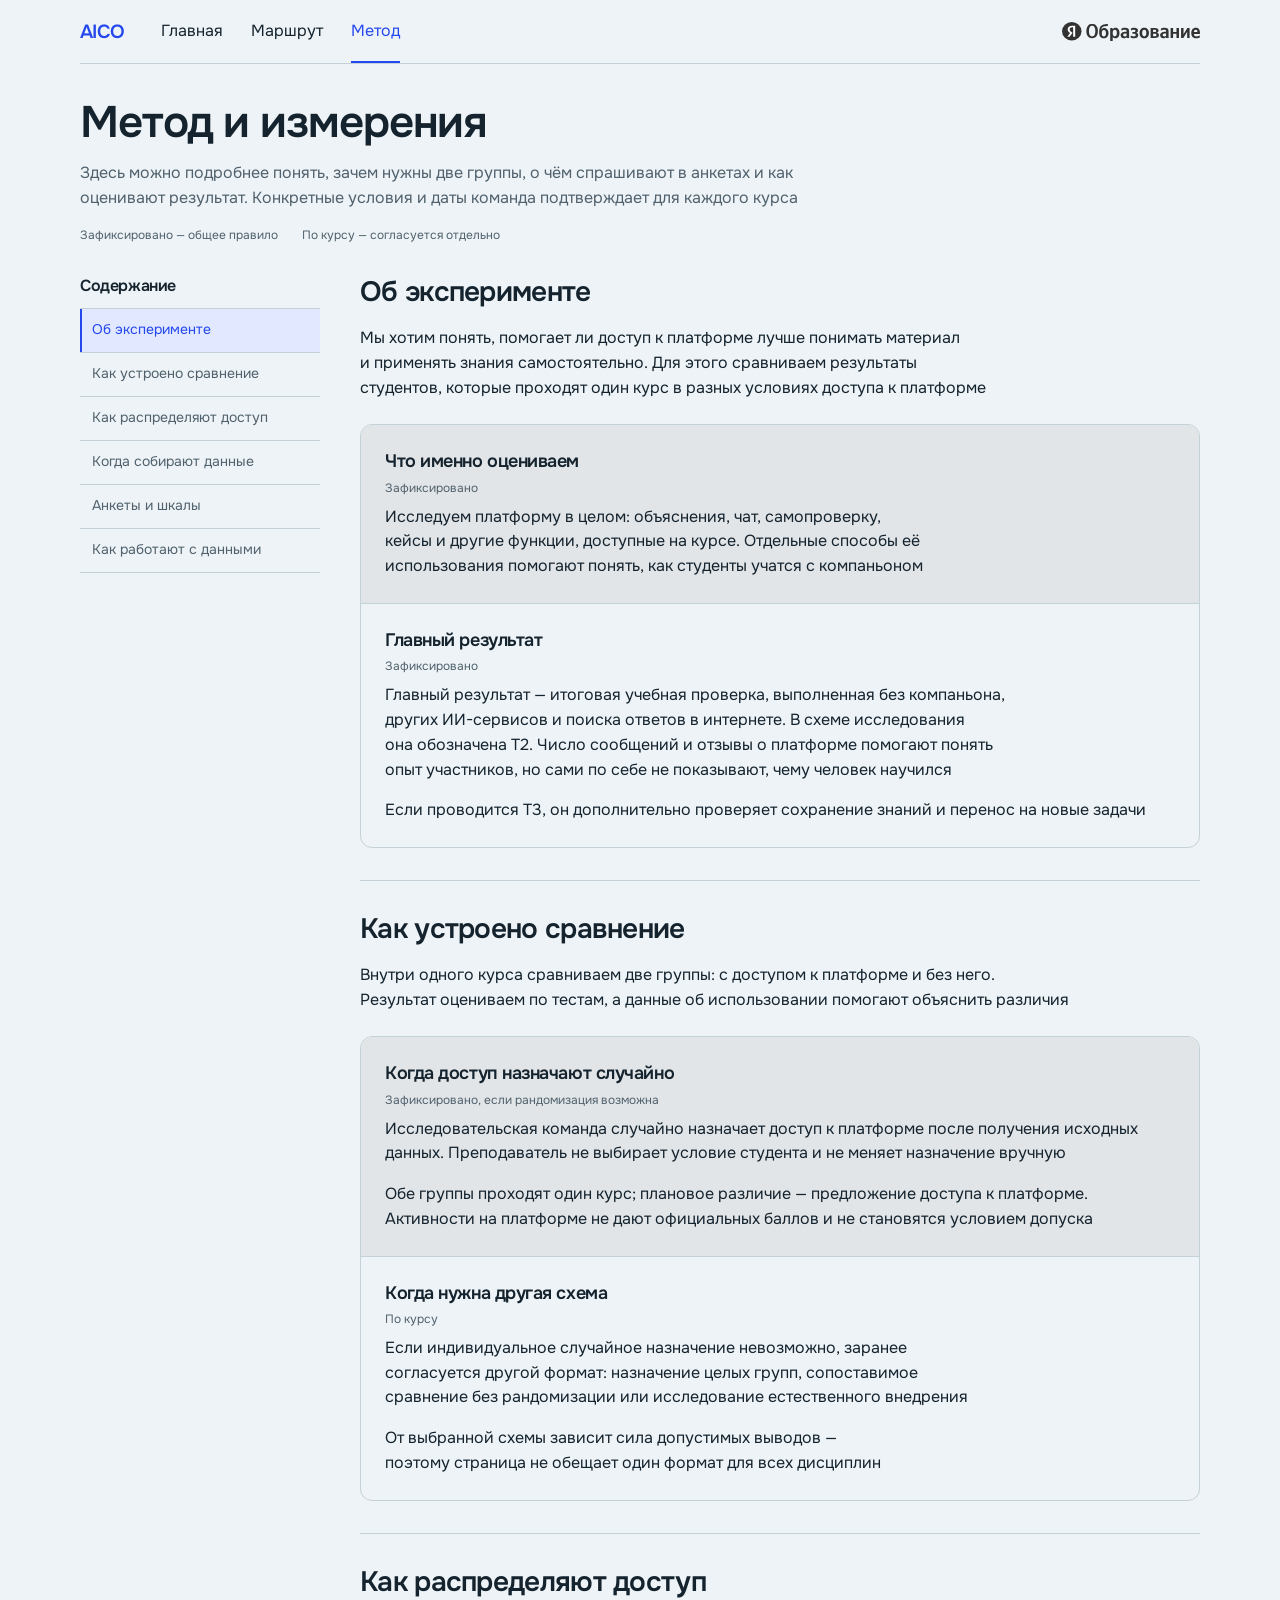
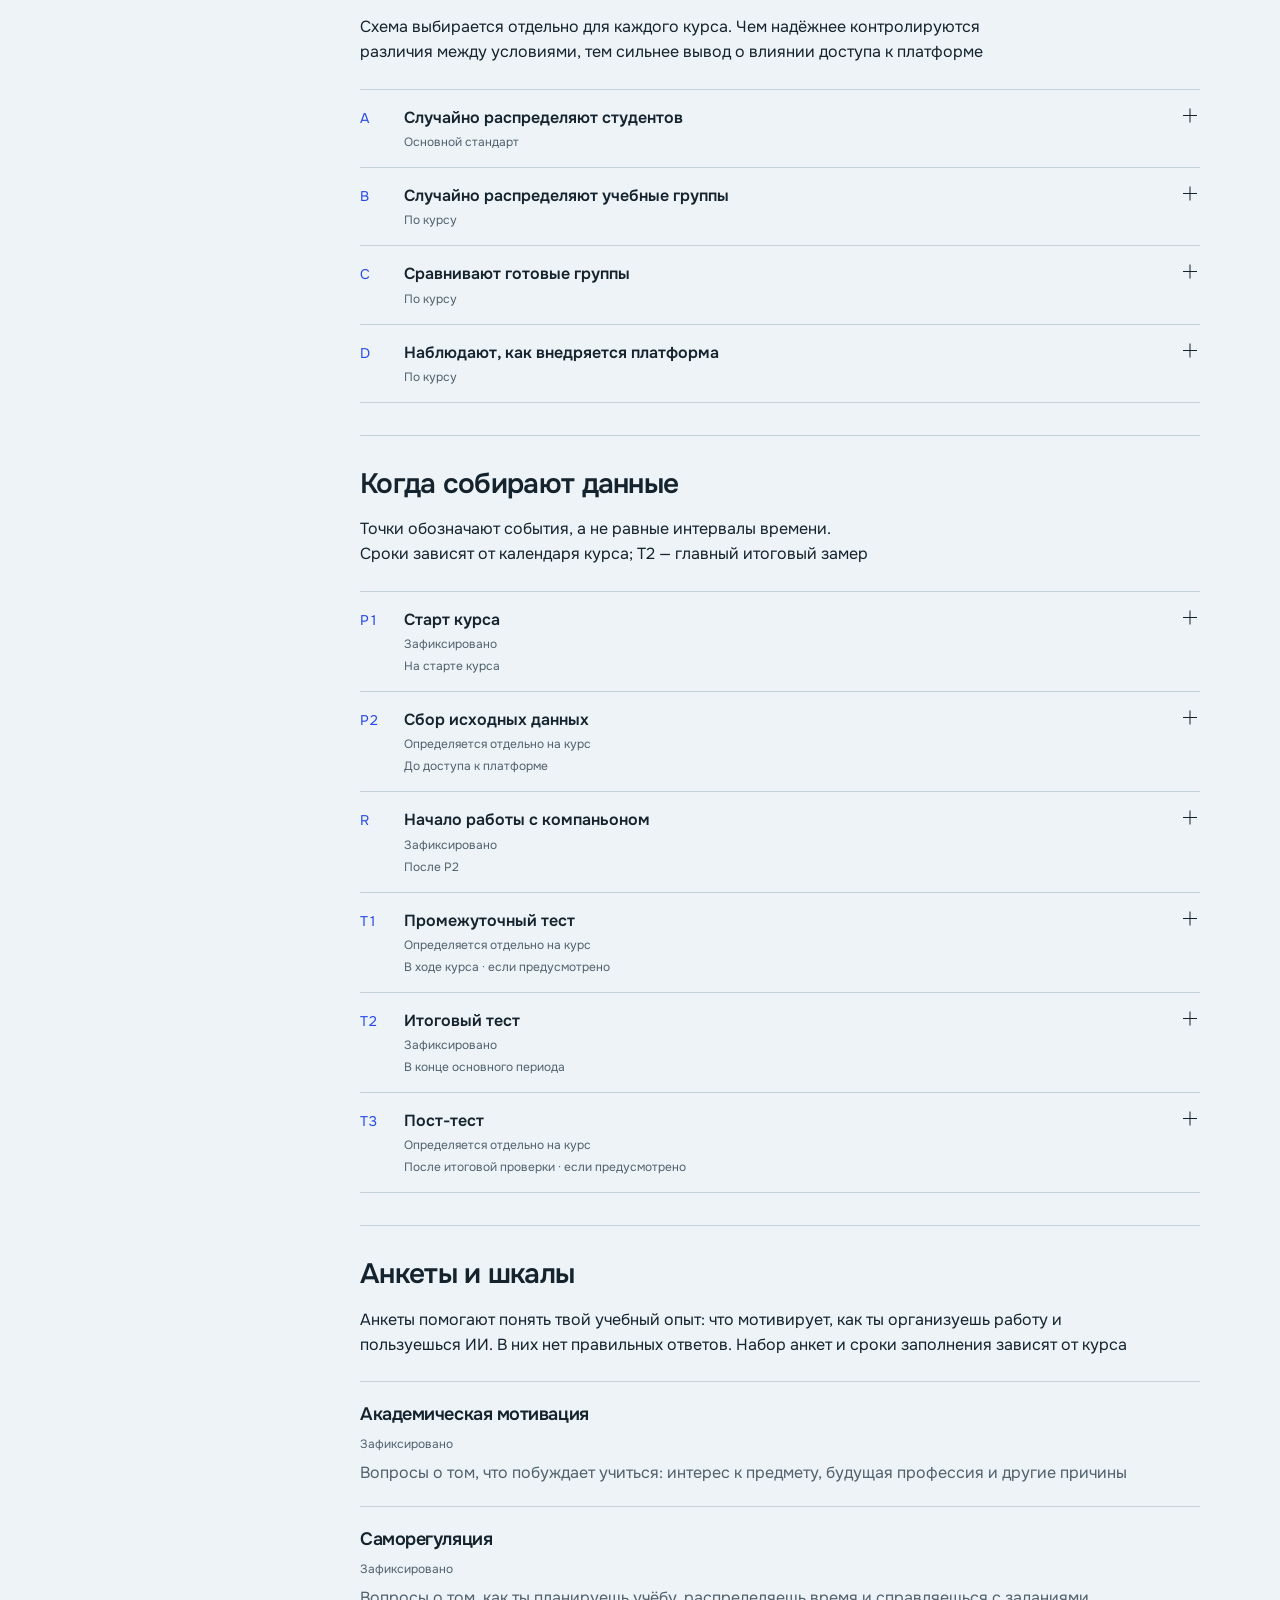
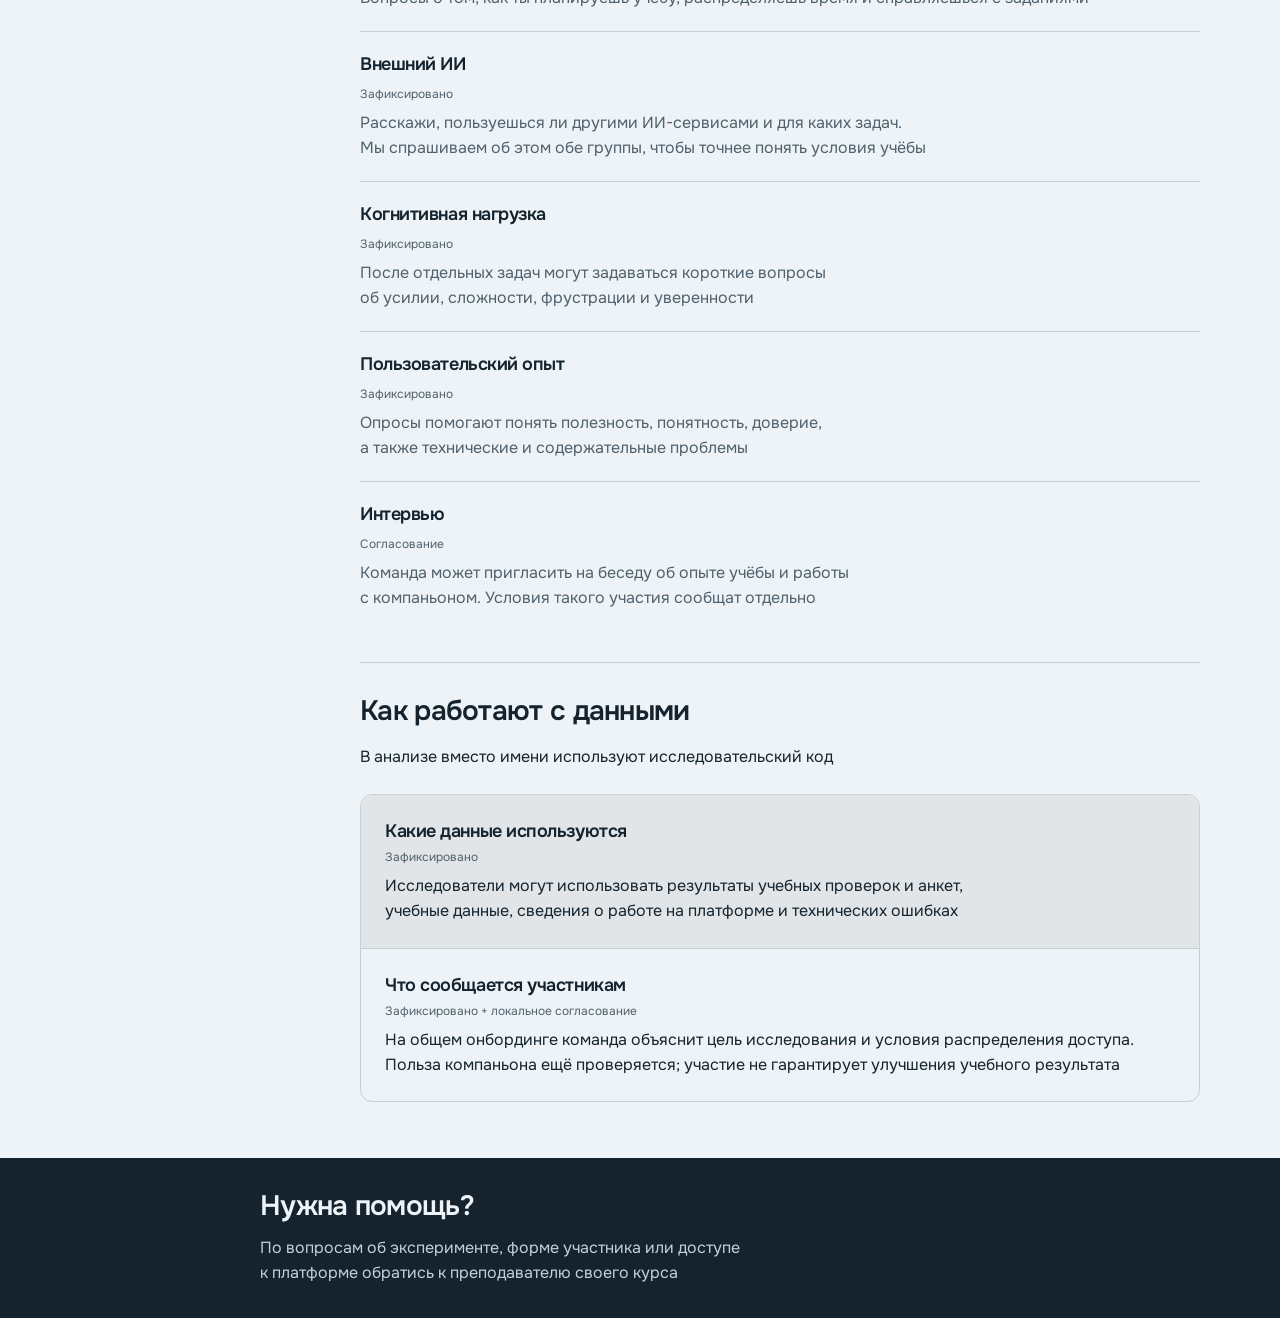
<file: method.html>
<!doctype html>
<html lang="ru">
<head>
<meta charset="utf-8">
<meta name="viewport" content="width=device-width,initial-scale=1">
<meta name="theme-color" content="#edf3f6">
<meta name="description" content="Как устроено исследование ИИ-компаньона: сравнение групп, контрольные точки, анкеты, данные и условия участия.">
<title>Метод и измерения</title>
<link rel="icon" href="data:image/svg+xml,%3Csvg xmlns='http://www.w3.org/2000/svg' viewBox='0 0 32 32'%3E%3Crect width='32' height='32' rx='8' fill='%232d4cff'/%3E%3Cpath d='M7 24 15 7h3l7 17h-5l-2-5h-6l-2 5zm7-9h3l-1.5-4z' fill='white'/%3E%3C/svg%3E">
<link rel="stylesheet" href="student.css?v=b62e254f">
<link rel="stylesheet" href="method.css?v=f982e661">
<link rel="canonical" href="https://tikhonov-cmd.github.io/aico-student-map/method.html">
</head>
<body class="method-page"><a class="skip" href="#method-overview">Перейти к содержанию</a><header class="site-header">
 <a class="brand" href="./" aria-label="AICO — главная для участников">AICO</a>
 <nav class="top-nav" aria-label="Разделы сайта">
  <a href="./" data-nav="home">Главная</a>
  <a href="route.html" data-nav="route">Маршрут</a>
  <a href="method.html" data-nav="method" aria-current="page">Метод</a>
 </nav>
 <a class="education-brand" href="https://education.yandex.ru/"><img src="assets/yandex-education.svg" width="138" height="20" alt="Яндекс Образование"></a>
</header>
<main id="method-main">
<header class="a-page a-method-hero">
          <h1 class="a-title">Метод и измерения</h1>
          <div class="a-method-intro">
            <p>Здесь можно подробнее понять, зачем нужны две группы, о чём спрашивают в анкетах и как оценивают результат. Конкретные условия и даты команда подтверждает для каждого курса</p>
            <div class="a-status-key" aria-label="Статусы элементов протокола">
              <span>Зафиксировано — общее правило</span><span>По курсу — согласуется отдельно</span>
            </div>
          </div>
        </header>

        <div class="a-page a-method-layout">
          <nav class="a-method-index" aria-label="Содержание раздела">
            <div class="a-method-index-inner">
              <h2>Содержание</h2>
              <ol>
                <li><a href="#method-overview"><span>Об эксперименте</span></a></li>
                <li><a href="#method-comparison"><span>Как устроено сравнение</span></a></li>
                <li><a href="#method-designs"><span>Как распределяют доступ</span></a></li>
                <li><a href="#method-points"><span>Когда собирают данные</span></a></li>
                <li><a href="#method-scales"><span>Анкеты и шкалы</span></a></li>
                <li><a href="#method-data"><span>Как работают с данными</span></a></li>
              </ol>
            </div>
          </nav>

          <div class="a-method-content">
            <section class="a-method-section" id="method-overview">
              <header class="a-section-head"><h2>Об эксперименте</h2><p>Мы хотим понять, помогает ли доступ к платформе лучше понимать материал и применять знания самостоятельно. Для этого сравниваем результаты студентов, которые проходят один курс в разных условиях доступа к платформе</p></header>
              <div class="a-method-pair">
                <article class="a-method-note"><h3>Что именно оцениваем<span class="a-inline-status">Зафиксировано</span></h3><p>Исследуем платформу в целом: объяснения, чат, самопроверку, кейсы и другие функции, доступные на курсе. Отдельные способы её использования помогают понять, как студенты учатся с компаньоном</p></article>
                <article class="a-method-note"><h3>Главный результат<span class="a-inline-status">Зафиксировано</span></h3><p>Главный результат — итоговая учебная проверка, выполненная без компаньона, других ИИ-сервисов и поиска ответов в интернете. В схеме исследования она обозначена T2. Число сообщений и отзывы о платформе помогают понять опыт участников, но сами по себе не показывают, чему человек научился</p><p>Если проводится T3, он дополнительно проверяет сохранение знаний и перенос на новые задачи</p></article>
              </div>
            </section>

            <section class="a-method-section" id="method-comparison">
              <header class="a-section-head"><h2>Как устроено сравнение</h2><p>Внутри одного курса сравниваем две группы: с доступом к платформе и без него. Результат оцениваем по тестам, а данные об использовании помогают объяснить различия</p></header>
              <div class="a-method-pair">
                <article class="a-method-note"><h3>Когда доступ назначают случайно<span class="a-inline-status">Зафиксировано, если рандомизация возможна</span></h3><p>Исследовательская команда случайно назначает доступ к платформе после получения исходных данных. Преподаватель не выбирает условие студента и не меняет назначение вручную</p><p>Обе группы проходят один курс; плановое различие — предложение доступа к платформе. Активности на платформе не дают официальных баллов и не становятся условием допуска</p></article>
                <article class="a-method-note"><h3>Когда нужна другая схема<span class="a-inline-status">По курсу</span></h3><p>Если индивидуальное случайное назначение невозможно, заранее согласуется другой формат: назначение целых групп, сопоставимое сравнение без рандомизации или исследование естественного внедрения</p><p>От выбранной схемы зависит сила допустимых выводов — поэтому страница не обещает один формат для всех дисциплин</p></article>
              </div>
            </section>

            <section class="a-method-section" id="method-designs">
              <header class="a-section-head"><h2>Как распределяют доступ</h2><p>Схема выбирается отдельно для каждого курса. Чем надёжнее контролируются различия между условиями, тем сильнее вывод о влиянии доступа к платформе</p></header>
              <div class="a-design-list">
                <details class="a-design-row">
                  <summary><span class="a-design-code">A</span><span class="a-design-title">Случайно распределяют студентов</span><span class="a-inline-status">Основной стандарт</span><span class="a-disclosure-mark" aria-hidden="true"></span></summary>
                  <div class="a-design-body"><p class="a-design-description">Доступ случайно назначается отдельным студентам внутри одного курса. Обе группы проходят одинаковую программу и тесты</p><div class="a-design-evidence"><h4>Доказательная сила</h4><p><strong>Наиболее высокая.</strong> Позволяет оценить причинный эффект предложения доступа к платформе. В анализе ITT участников сравнивают по назначенной группе, даже если они не пользовались платформой</p></div></div>
                </details>
                <details class="a-design-row">
                  <summary><span class="a-design-code">B</span><span class="a-design-title">Случайно распределяют учебные группы</span><span class="a-inline-status">По курсу</span><span class="a-disclosure-mark" aria-hidden="true"></span></summary>
                  <div class="a-design-body"><p class="a-design-description">Случайно назначаются целые учебные группы. Требуются достаточное число независимых групп и кластерный анализ</p><div class="a-design-evidence"><h4>Доказательная сила</h4><p><strong>Высокая при выполнении условий.</strong> Позволяет оценить причинный эффект назначения групп; при малом числе групп результат считается пилотным</p></div></div>
                </details>
                <details class="a-design-row">
                  <summary><span class="a-design-code">C</span><span class="a-design-title">Сравнивают готовые группы</span><span class="a-inline-status">По курсу</span><span class="a-disclosure-mark" aria-hidden="true"></span></summary>
                  <div class="a-design-body"><p class="a-design-description">Готовая группа с компаньоном сравнивается с одновременной сопоставимой контрольной группой без случайного назначения. Учитываются входной уровень и наблюдаемые различия</p><div class="a-design-evidence"><h4>Доказательная сила</h4><p><strong>Ограниченная.</strong> Результат совместим с эффектом компаньона, но скрытые различия между группами нельзя полностью исключить</p></div></div>
                </details>
                <details class="a-design-row">
                  <summary><span class="a-design-code">D</span><span class="a-design-title">Наблюдают, как внедряется платформа</span><span class="a-inline-status">По курсу</span><span class="a-disclosure-mark" aria-hidden="true"></span></summary>
                  <div class="a-design-body"><p class="a-design-description">Участников наблюдают во времени без сопоставимой рандомизированной контрольной группы: собирают P2, T2/T3, результаты курса и данные о работе с платформой</p><div class="a-design-evidence"><h4>Доказательная сила</h4><p><strong>Описательная.</strong> Показывает осуществимость, динамику и механизмы внедрения, но не доказывает причинный эффект компаньона</p></div></div>
                </details>
              </div>
            </section>

            <section class="a-method-section" id="method-points">
              <header class="a-section-head"><h2>Когда собирают данные</h2><p>Точки обозначают события, а не равные интервалы времени. Сроки зависят от календаря курса; T2 — главный итоговый замер</p></header>
              <div class="a-measure-list">
                <details class="a-measure"><summary><span class="a-measure-code">P1</span><span class="a-measure-title">Старт курса</span><span class="a-measure-status">Зафиксировано</span><span class="a-measure-time">На старте курса</span><span class="a-disclosure-mark" aria-hidden="true"></span></summary><div class="a-disclosure-body"><p>Фиксируются актуальные группы, календарь и контекст дисциплины. Курс начинается по обычной программе, без специального режима преподавания</p><p><strong>Роль преподавателя:</strong> подтвердить расписание и сообщить об изменениях, способных повлиять на замеры</p></div></details>
                <details class="a-measure"><summary><span class="a-measure-code">P2</span><span class="a-measure-title">Сбор исходных данных</span><span class="a-measure-status">Определяется отдельно&nbsp;на&nbsp;курс</span><span class="a-measure-time">До доступа к платформе</span><span class="a-disclosure-mark" aria-hidden="true"></span></summary><div class="a-disclosure-body"><p>Команда использует уже имеющиеся данные об успеваемости и исходные анкеты о мотивации, самоорганизации в учёбе и опыте использования ИИ. Студенты также рассказывают немного о себе. Дополнительного предметного теста на этом этапе нет</p><p><strong>Важно:</strong> P2 помогает точнее сравнить группы, но сам по себе не доказывает, что они «одинаковы»</p></div></details>
                <details class="a-measure"><summary><span class="a-measure-code">R</span><span class="a-measure-title">Начало работы с компаньоном</span><span class="a-measure-status">Зафиксировано</span><span class="a-measure-time">После P2</span><span class="a-disclosure-mark" aria-hidden="true"></span></summary><div class="a-disclosure-body"><p>Команда замораживает список участников, назначает условия и выдаёт права. В начале проверяются доступ, идентификаторы и поступление логов</p><p><strong>Роль преподавателя:</strong> использовать единый текст коммуникации и не менять назначенный доступ</p></div></details>
                <details class="a-measure"><summary><span class="a-measure-code">T1</span><span class="a-measure-title">Промежуточный тест</span><span class="a-measure-status">Определяется отдельно&nbsp;на&nbsp;курс</span><span class="a-measure-time">В ходе курса · если предусмотрено</span><span class="a-disclosure-mark" aria-hidden="true"></span></summary><div class="a-disclosure-body"><p>Результаты обычных контрольных и тестов курса дают ранний сигнал о ходе обучения. Небольшой опрос уточняет нагрузку, использование внешнего ИИ и технические проблемы. Дополнительные учебные проверки для этого этапа не создаются</p><p>T1 не считается вторым главным результатом. Форма, инструкция и точный срок подтверждаются для курса</p></div></details>
                <details class="a-measure"><summary><span class="a-measure-code">T2</span><span class="a-measure-title">Итоговый тест</span><span class="a-measure-status">Зафиксировано</span><span class="a-measure-time">В конце основного периода</span><span class="a-disclosure-mark" aria-hidden="true"></span></summary><div class="a-disclosure-body"><p>Итоговая проверка курса выполняется без компаньона и внешнего ИИ, в одинаковых условиях и по единым критериям. Балл T2 — главный показатель самостоятельного результата</p><p><strong>По курсу:</strong> дата и содержание согласуются с календарём и учебными целями дисциплины</p></div></details>
                <details class="a-measure"><summary><span class="a-measure-code">T3</span><span class="a-measure-title">Пост-тест</span><span class="a-measure-status">Определяется отдельно&nbsp;на&nbsp;курс</span><span class="a-measure-time">После итоговой проверки · если предусмотрено</span><span class="a-disclosure-mark" aria-hidden="true"></span></summary><div class="a-disclosure-body"><p>Параллельный тест проверяет сохранение знаний, а новая задача — перенос в незнакомую ситуацию. Срок после итоговой проверки определяет команда курса</p><p>T3 проводится только там, где можно обеспечить одинаковую контролируемую процедуру. Возможность и дата подтверждаются отдельно</p></div></details>
              </div>
            </section>

            <section class="a-method-section" id="method-scales">
              <header class="a-section-head"><h2>Анкеты и шкалы</h2><p>Анкеты помогают понять твой учебный опыт: что мотивирует, как ты организуешь работу и пользуешься ИИ. В них нет правильных ответов. Набор анкет и сроки заполнения зависят от курса</p></header>
              <div class="a-scale-list">
                <article class="a-scale"><h3>Академическая мотивация</h3><span class="a-inline-status">Зафиксировано</span><p>Вопросы о том, что побуждает учиться: интерес к предмету, будущая профессия и другие причины</p></article>
                <article class="a-scale"><h3>Саморегуляция</h3><span class="a-inline-status">Зафиксировано</span><p>Вопросы о том, как ты планируешь учёбу, распределяешь время и справляешься с заданиями</p></article>
                <article class="a-scale"><h3>Внешний ИИ</h3><span class="a-inline-status">Зафиксировано</span><p>Расскажи, пользуешься ли другими ИИ-сервисами и для каких задач. Мы спрашиваем об этом обе группы, чтобы точнее понять условия учёбы</p></article>
                <article class="a-scale"><h3>Когнитивная нагрузка</h3><span class="a-inline-status">Зафиксировано</span><p>После отдельных задач могут задаваться короткие вопросы об усилии, сложности, фрустрации и уверенности</p></article>
                <article class="a-scale"><h3>Пользовательский опыт</h3><span class="a-inline-status">Зафиксировано</span><p>Опросы помогают понять полезность, понятность, доверие, а также технические и содержательные проблемы</p></article>
                <article class="a-scale"><h3>Интервью</h3><span class="a-inline-status">Согласование</span><p>Команда может пригласить на беседу об опыте учёбы и работы с компаньоном. Условия такого участия сообщат отдельно</p></article>
              </div>
            </section>

            <section class="a-method-section" id="method-data">
              <header class="a-section-head"><h2>Как работают с данными</h2><p>В анализе вместо имени используют исследовательский код</p></header>
              <div class="a-data-grid">
                <article class="a-data-column"><h3>Какие данные используются<span class="a-inline-status">Зафиксировано</span></h3><p>Исследователи могут использовать результаты учебных проверок и анкет, учебные данные, сведения о работе на платформе и технических ошибках</p></article>
                <article class="a-data-column"><h3>Что сообщается участникам<span class="a-inline-status">Зафиксировано + локальное согласование</span></h3><p>На общем онбординге команда объяснит цель исследования и условия распределения доступа. Польза компаньона ещё проверяется; участие не гарантирует улучшения учебного результата</p></article>
              </div>
            </section>
          </div>
        </div>
</main>
<section class="help-line" id="help"><div class="help-inner"><h2>Нужна помощь?</h2><p>По вопросам об эксперименте, форме участника или доступе к платформе обратись к преподавателю своего курса</p></div></section>
<script src="method.js?v=9ef00c4e" defer></script>
</body></html>
</file>
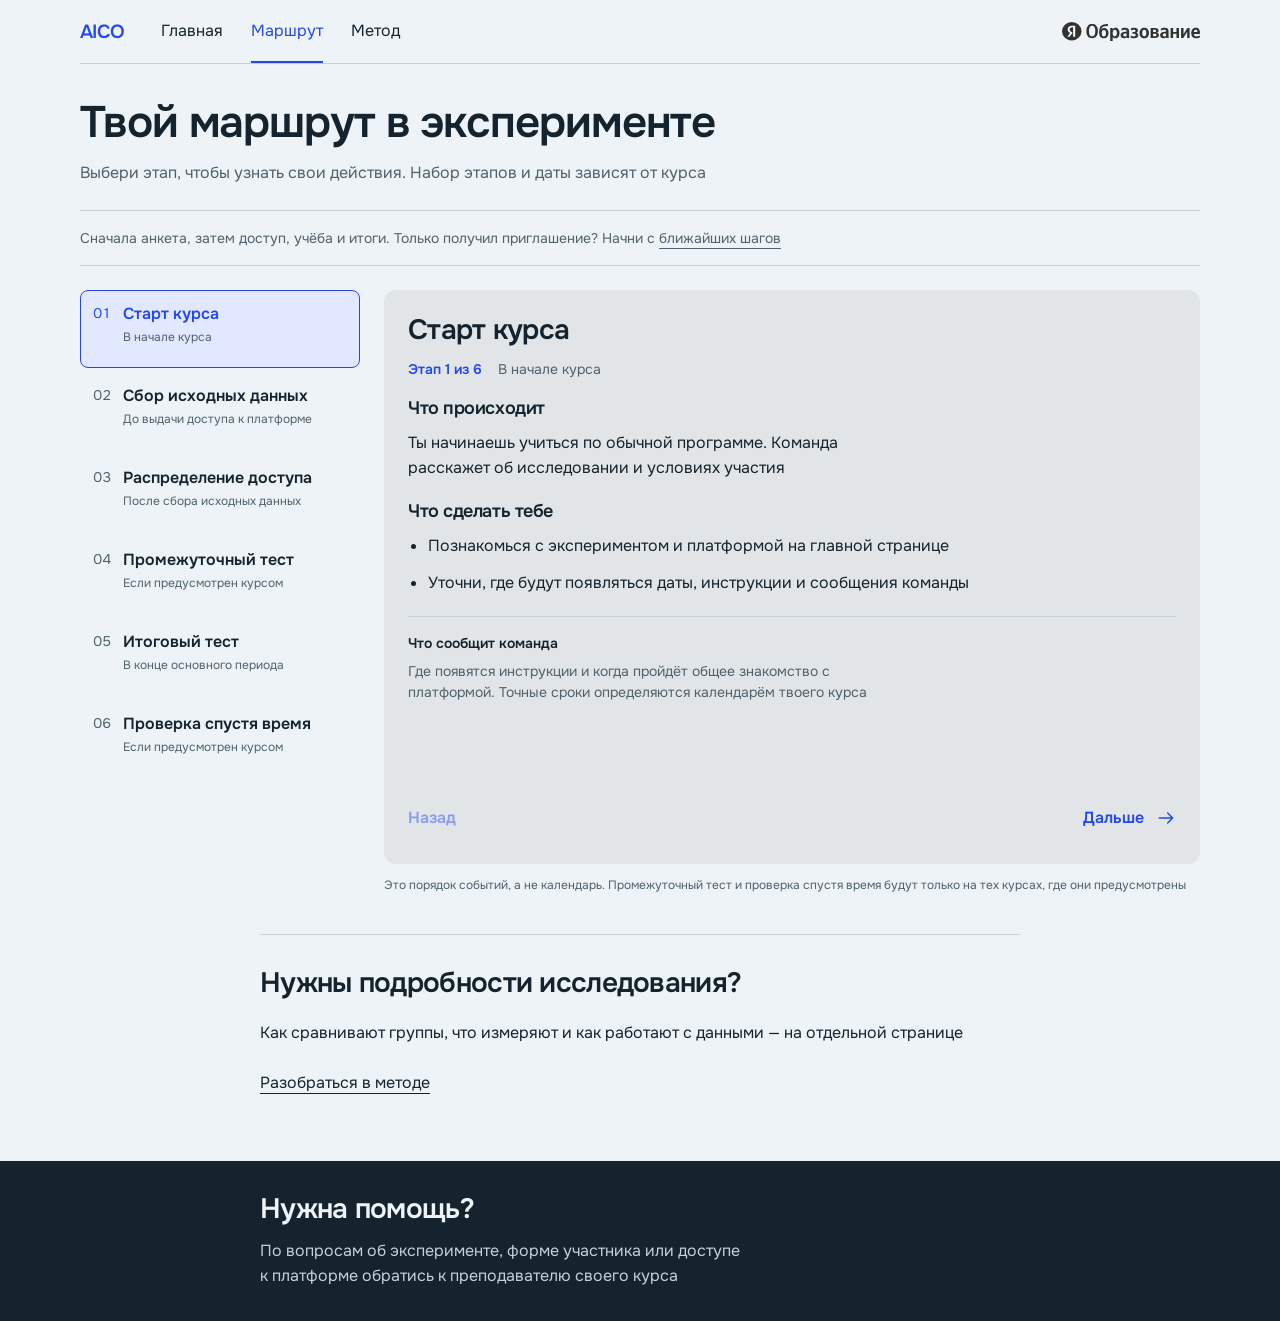
<file: route.html>
<!doctype html>
<html lang="ru">
<head>
<meta charset="utf-8">
<meta name="viewport" content="width=device-width,initial-scale=1">
<meta name="theme-color" content="#edf3f6">
<meta name="description" content="Памятка для студентов: попробуй форматы обучения, узнай условия участия и этапы учебного эксперимента.">
<title>Маршрут участника исследования</title>
<link rel="icon" href="data:image/svg+xml,%3Csvg xmlns='http://www.w3.org/2000/svg' viewBox='0 0 32 32'%3E%3Crect width='32' height='32' rx='8' fill='%232d4cff'/%3E%3Cpath d='M7 24 15 7h3l7 17h-5l-2-5h-6l-2 5zm7-9h3l-1.5-4z' fill='white'/%3E%3C/svg%3E">
<link rel="stylesheet" href="student.css?v=b62e254f">
<link rel="canonical" href="https://tikhonov-cmd.github.io/aico-student-map/route.html">
</head>

<body class="route-page"><a class="skip" href="#event-copy">Перейти к описанию этапа</a><header class="site-header">
 <a class="brand" href="./" aria-label="AICO — главная для участников">AICO</a>
 <nav class="top-nav" aria-label="Разделы сайта">
  <a href="./" data-nav="home">Главная</a>
  <a href="route.html" data-nav="route" aria-current="page">Маршрут</a>
  <a href="method.html" data-nav="method">Метод</a>
 </nav>
 <a class="education-brand" href="https://education.yandex.ru/"><img src="assets/yandex-education.svg" width="138" height="20" alt="Яндекс Образование"></a>
</header><main><section class="route" id="route" aria-labelledby="route-title">
 <div class="route-head"><h1 id="route-title">Твой маршрут в эксперименте</h1><p>Выбери этап, чтобы узнать свои действия. Набор этапов и даты зависят от курса</p></div>
 <p class="route-overview">Сначала анкета, затем доступ, учёба и итоги. Только получил приглашение? Начни с <a href="./#next-steps">ближайших шагов</a></p>
 <div class="route-workspace">
 <nav aria-label="Этапы исследования" id="route-navigation"><ol class="route-nav" id="route-nav"></ol></nav>
 <div class="route-detail">
 <section class="event-copy" id="event-copy" aria-labelledby="event-title">
  <div><h2 id="event-title" tabindex="-1">Старт курса</h2><div class="event-meta"><b id="event-code">P1 / этап 1 из 6</b><span id="event-time">В начале курса</span></div></div>
  <div class="event-content"><div id="stage-body"><p class="event-description">Ты начинаешь учиться по обычной программе. Команда расскажет об исследовании и условиях участия</p><h3>Что нужно сделать</h3><ul class="event-actions"><li>Познакомься с экспериментом и платформой на главной странице</li><li>Уточни, где будут появляться даты, инструкции и сообщения команды</li></ul></div><p class="event-note" id="event-note">Точные сроки определяются календарём твоего курса</p></div>
<div class="stage-pagination"><button type="button" class="event-next" id="previous" disabled>Назад</button><button type="button" class="event-next" id="next"><span id="next-text">Следующий этап</span><svg viewBox="0 0 24 24" aria-hidden="true"><path d="M4 12h16m-6-6 6 6-6 6"/></svg></button></div>
 </section>
 <p class="route-footnote">Это порядок событий, а не календарь. Промежуточный тест и проверка спустя время будут только на тех курсах, где они предусмотрены</p>
 </div>
 </div>
</section>
<div class="reading route-reading"><section class="section"><h2>Нужны подробности исследования?</h2><p>Как сравнивают группы, что измеряют и как работают с данными — на отдельной странице</p><a class="text-link" href="method.html">Разобраться в методе</a></section></div><section class="help-line" id="help"><div class="help-inner"><h2>Нужна помощь?</h2><p>По вопросам об эксперименте, форме участника или доступе к платформе обратись к преподавателю своего курса</p></div></section><noscript><div class="no-script"><h2>Этапы исследования</h2><ol><li>Старт курса — обучение начинается по обычной программе</li><li>Сбор исходных данных — анкеты и сведения о себе до выдачи доступа. Дополнительного предметного теста на этом этапе нет</li><li>Назначение доступа — команда сообщает условия участия</li><li>Промежуточный тест — если подтверждён для твоего курса</li><li>Итоговый тест — самостоятельное выполнение без ИИ</li><li>Пост-тест — если подтверждён, выполняется без ИИ</li></ol><p>Для выбора этапа включи JavaScript. Правила и условия участия доступны на главной странице</p></div></noscript></main><div class="sr-only" id="announcer" aria-live="polite" aria-atomic="true"></div><script src="site-ui.js?v=79686198"></script>
<script src="route.js?v=145e84cd"></script></body></html>
</file>
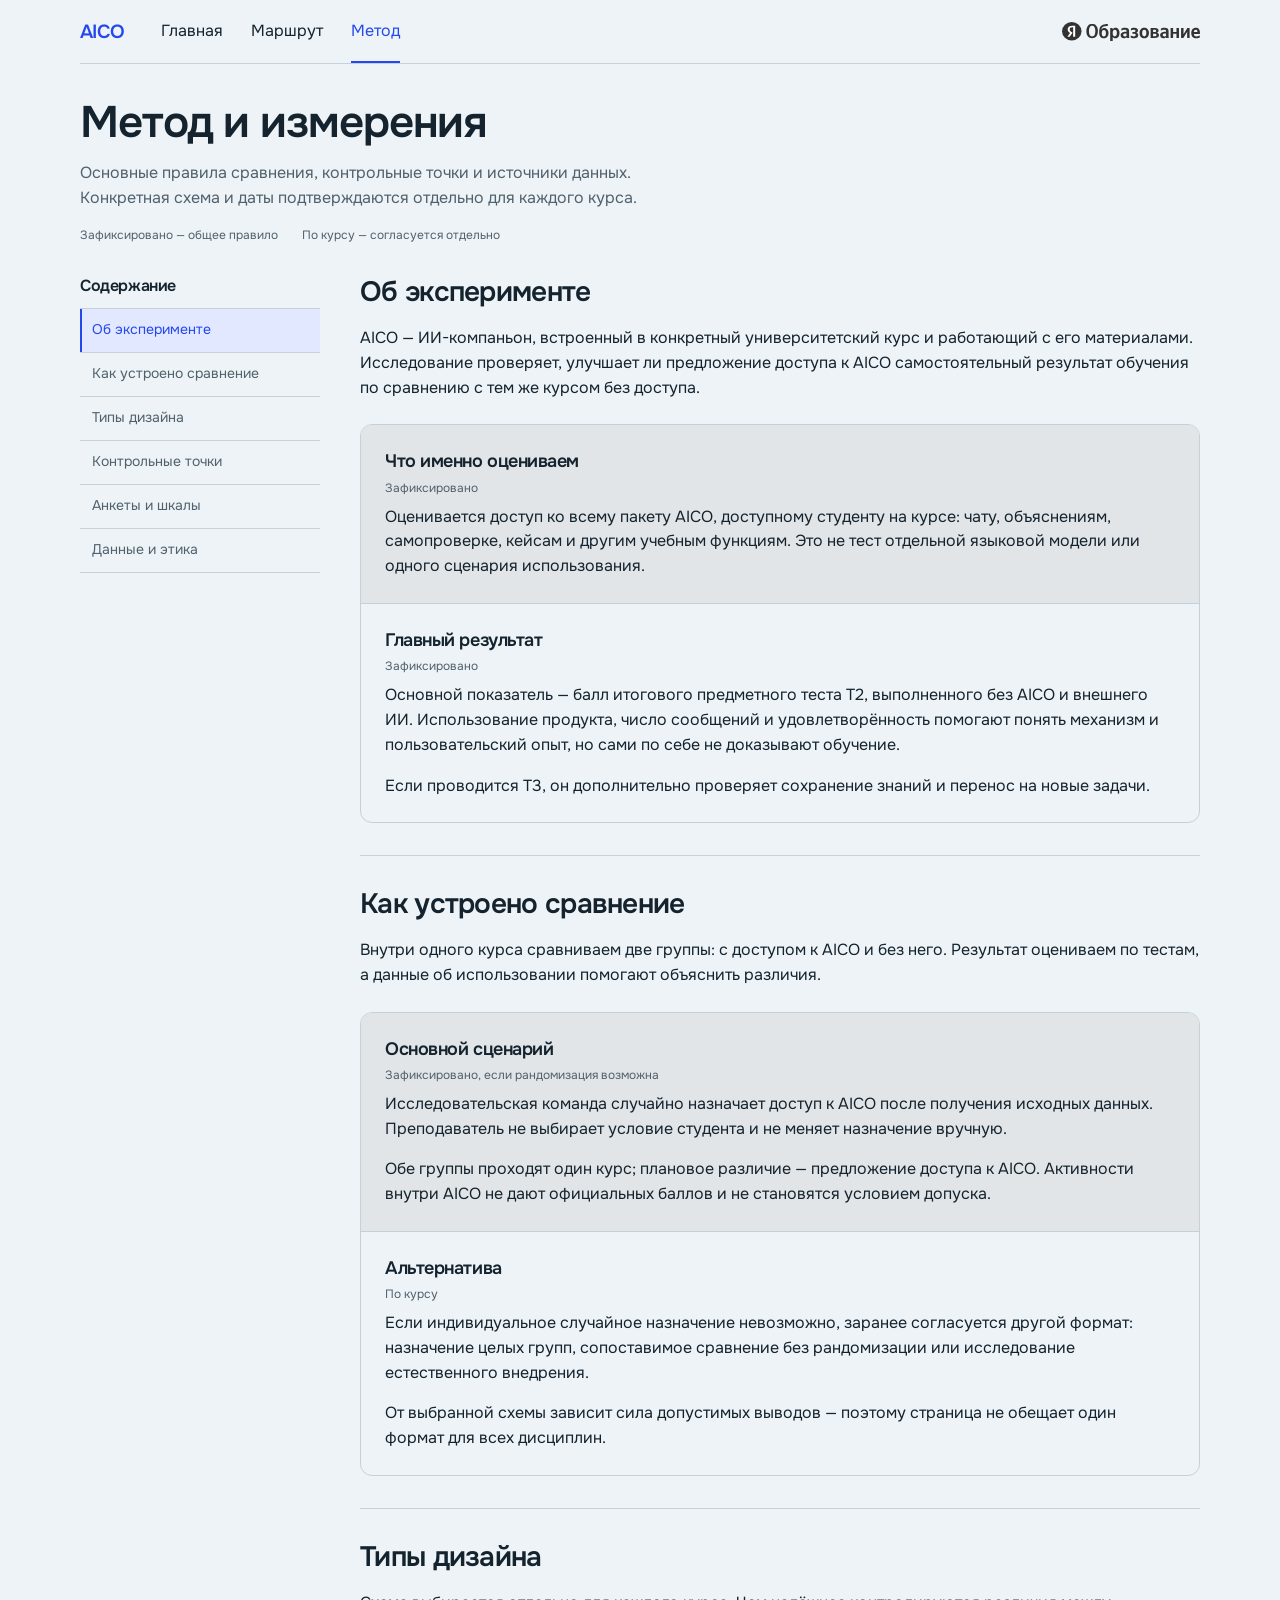
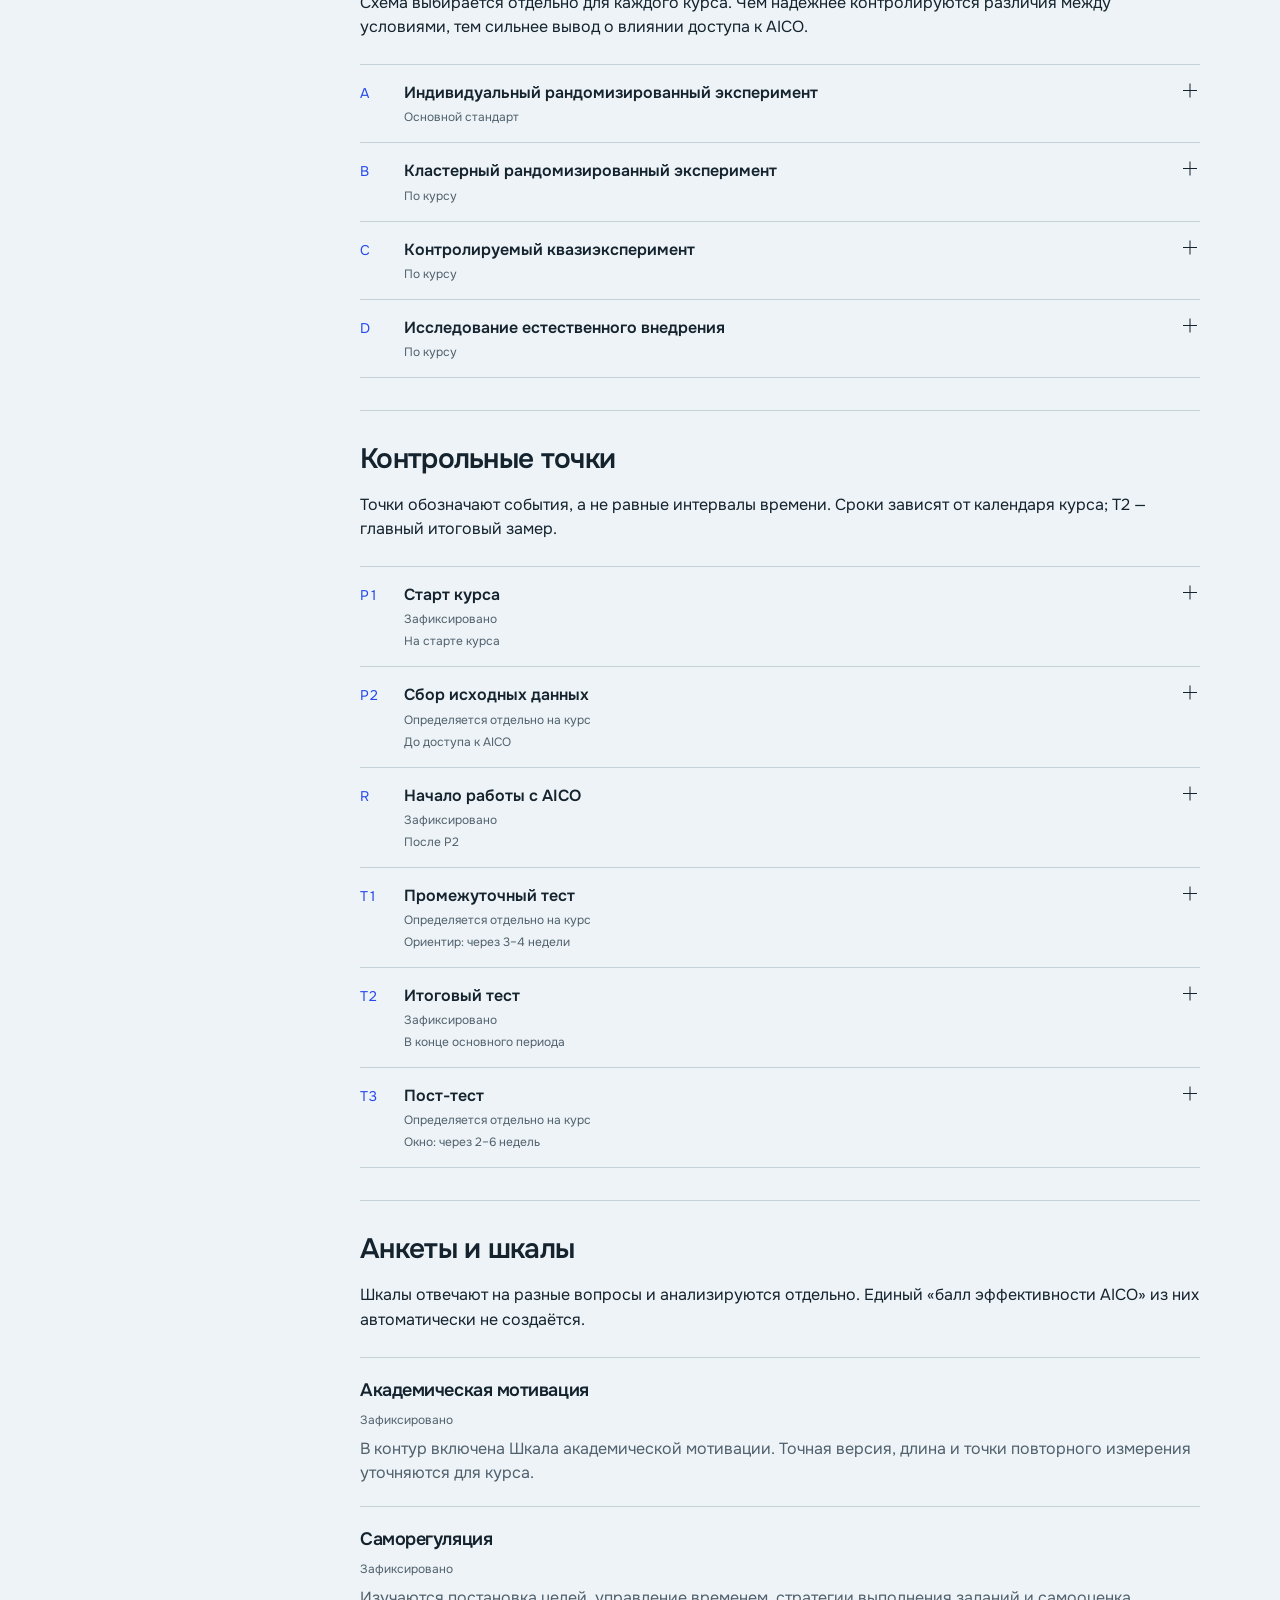
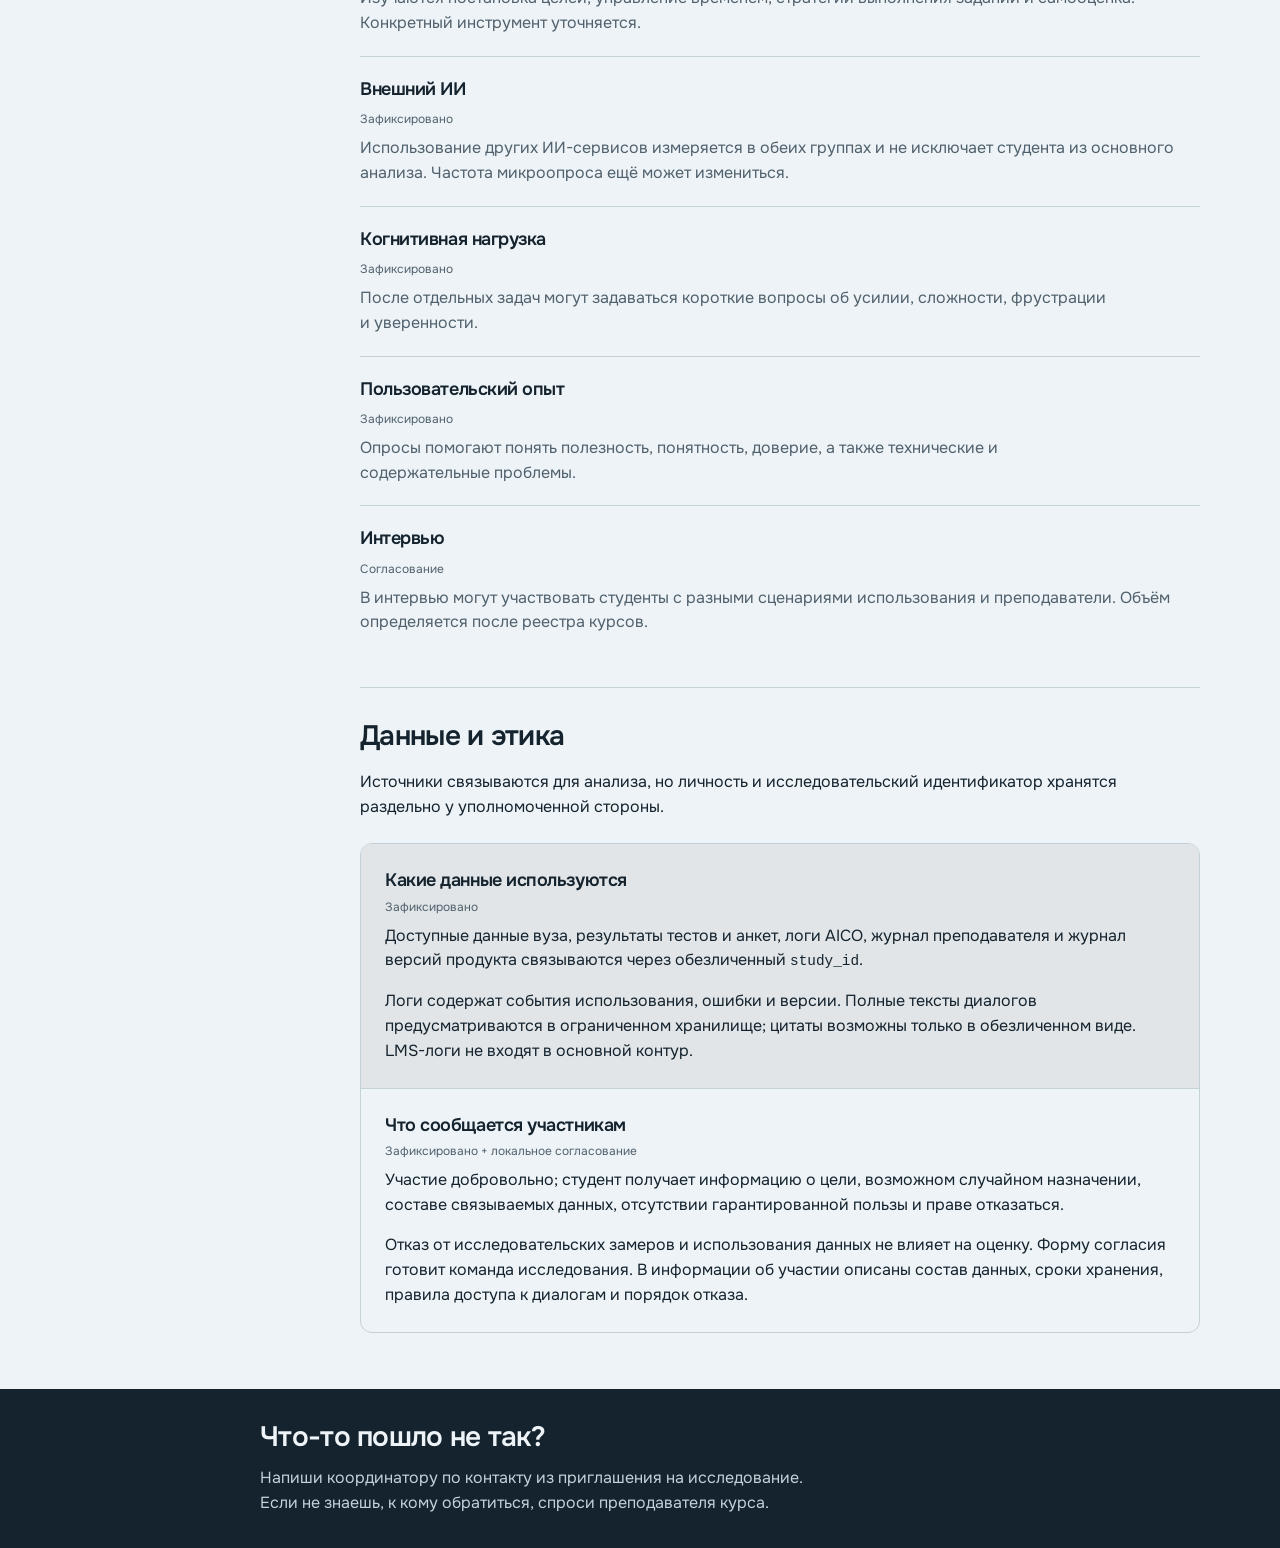
<file: previous/method.html>
<!doctype html>
<html lang="ru">
<head>
<meta charset="utf-8">
<meta name="viewport" content="width=device-width,initial-scale=1">
<meta name="theme-color" content="#edf3f6">
<meta name="description" content="Как устроено исследование AICO: сравнение групп, контрольные точки, анкеты, данные и условия участия.">
<title>AICO — метод и измерения</title>
<link rel="icon" href="data:image/svg+xml,%3Csvg xmlns='http://www.w3.org/2000/svg' viewBox='0 0 32 32'%3E%3Crect width='32' height='32' rx='8' fill='%232d4cff'/%3E%3Cpath d='M7 24 15 7h3l7 17h-5l-2-5h-6l-2 5zm7-9h3l-1.5-4z' fill='white'/%3E%3C/svg%3E">
<link rel="stylesheet" href="student.css?v=b2dbe987">
<link rel="stylesheet" href="method.css?v=42164fa5">
<link rel="canonical" href="https://tikhonov-cmd.github.io/aico-student-map/method.html">
</head>
<body class="method-page"><a class="skip" href="#method-overview">Перейти к содержанию</a><header class="site-header">
 <a class="brand" href="./" aria-label="AICO — главная для участников">AICO</a>
 <nav class="top-nav" aria-label="Разделы сайта">
  <a href="./" data-nav="home">Главная</a>
  <a href="route.html" data-nav="route">Маршрут</a>
  <a href="method.html" data-nav="method" aria-current="page">Метод</a>
 </nav>
 <a class="education-brand" href="https://education.yandex.ru/"><img src="assets/yandex-education.svg" width="138" height="20" alt="Яндекс Образование"></a>
</header>
<main id="method-main">
<header class="a-page a-method-hero">
          <h1 class="a-title">Метод и измерения</h1>
          <div class="a-method-intro">
            <p>Основные правила сравнения, контрольные точки и источники данных. Конкретная схема и даты подтверждаются отдельно для каждого курса.</p>
            <div class="a-status-key" aria-label="Статусы элементов протокола">
              <span>Зафиксировано — общее правило</span><span>По курсу — согласуется отдельно</span>
            </div>
          </div>
        </header>

        <div class="a-page a-method-layout">
          <nav class="a-method-index" aria-label="Содержание раздела">
            <div class="a-method-index-inner">
              <h2>Содержание</h2>
              <ol>
                <li><a href="#method-overview"><span>Об эксперименте</span></a></li>
                <li><a href="#method-comparison"><span>Как устроено сравнение</span></a></li>
                <li><a href="#method-designs"><span>Типы дизайна</span></a></li>
                <li><a href="#method-points"><span>Контрольные точки</span></a></li>
                <li><a href="#method-scales"><span>Анкеты и шкалы</span></a></li>
                <li><a href="#method-data"><span>Данные и этика</span></a></li>
              </ol>
            </div>
          </nav>

          <div class="a-method-content">
            <section class="a-method-section" id="method-overview">
              <header class="a-section-head"><h2>Об эксперименте</h2><p>AICO — ИИ-компаньон, встроенный в конкретный университетский курс и работающий с его материалами. Исследование проверяет, улучшает ли предложение доступа к AICO самостоятельный результат обучения по сравнению с тем же курсом без доступа.</p></header>
              <div class="a-method-pair">
                <article class="a-method-note"><h3>Что именно оцениваем<span class="a-inline-status">Зафиксировано</span></h3><p>Оценивается доступ ко всему пакету AICO, доступному студенту на курсе: чату, объяснениям, самопроверке, кейсам и другим учебным функциям. Это не тест отдельной языковой модели или одного сценария использования.</p></article>
                <article class="a-method-note"><h3>Главный результат<span class="a-inline-status">Зафиксировано</span></h3><p>Основной показатель — балл итогового предметного теста T2, выполненного без AICO и внешнего ИИ. Использование продукта, число сообщений и удовлетворённость помогают понять механизм и пользовательский опыт, но сами по себе не доказывают обучение.</p><p>Если проводится T3, он дополнительно проверяет сохранение знаний и перенос на новые задачи.</p></article>
              </div>
            </section>

            <section class="a-method-section" id="method-comparison">
              <header class="a-section-head"><h2>Как устроено сравнение</h2><p>Внутри одного курса сравниваем две группы: с доступом к AICO и без него. Результат оцениваем по тестам, а данные об использовании помогают объяснить различия.</p></header>
              <div class="a-method-pair">
                <article class="a-method-note"><h3>Основной сценарий<span class="a-inline-status">Зафиксировано, если рандомизация возможна</span></h3><p>Исследовательская команда случайно назначает доступ к AICO после получения исходных данных. Преподаватель не выбирает условие студента и не меняет назначение вручную.</p><p>Обе группы проходят один курс; плановое различие — предложение доступа к AICO. Активности внутри AICO не дают официальных баллов и не становятся условием допуска.</p></article>
                <article class="a-method-note"><h3>Альтернатива<span class="a-inline-status">По курсу</span></h3><p>Если индивидуальное случайное назначение невозможно, заранее согласуется другой формат: назначение целых групп, сопоставимое сравнение без рандомизации или исследование естественного внедрения.</p><p>От выбранной схемы зависит сила допустимых выводов — поэтому страница не обещает один формат для всех дисциплин.</p></article>
              </div>
            </section>

            <section class="a-method-section" id="method-designs">
              <header class="a-section-head"><h2>Типы дизайна</h2><p>Схема выбирается отдельно для каждого курса. Чем надёжнее контролируются различия между условиями, тем сильнее вывод о влиянии доступа к AICO.</p></header>
              <div class="a-design-list">
                <details class="a-design-row">
                  <summary><span class="a-design-code">A</span><span class="a-design-title">Индивидуальный рандомизированный эксперимент</span><span class="a-inline-status">Основной стандарт</span><span class="a-disclosure-mark" aria-hidden="true"></span></summary>
                  <div class="a-design-body"><p class="a-design-description">Доступ случайно назначается отдельным студентам внутри одного курса. Обе группы проходят одинаковую программу и тесты.</p><div class="a-design-evidence"><h4>Доказательная сила</h4><p><strong>Наиболее высокая.</strong> Позволяет оценить причинный эффект предложения доступа к AICO. В анализе ITT участников сравнивают по назначенной группе, даже если они не пользовались платформой.</p></div></div>
                </details>
                <details class="a-design-row">
                  <summary><span class="a-design-code">B</span><span class="a-design-title">Кластерный рандомизированный эксперимент</span><span class="a-inline-status">По курсу</span><span class="a-disclosure-mark" aria-hidden="true"></span></summary>
                  <div class="a-design-body"><p class="a-design-description">Случайно назначаются целые учебные группы. Требуются достаточное число независимых групп и кластерный анализ.</p><div class="a-design-evidence"><h4>Доказательная сила</h4><p><strong>Высокая при выполнении условий.</strong> Позволяет оценить причинный эффект назначения групп; при малом числе групп результат считается пилотным.</p></div></div>
                </details>
                <details class="a-design-row">
                  <summary><span class="a-design-code">C</span><span class="a-design-title">Контролируемый квазиэксперимент</span><span class="a-inline-status">По курсу</span><span class="a-disclosure-mark" aria-hidden="true"></span></summary>
                  <div class="a-design-body"><p class="a-design-description">Готовая группа с AICO сравнивается с одновременной сопоставимой контрольной группой без случайного назначения. Учитываются входной уровень и наблюдаемые различия.</p><div class="a-design-evidence"><h4>Доказательная сила</h4><p><strong>Ограниченная.</strong> Результат совместим с эффектом AICO, но скрытые различия между группами нельзя полностью исключить.</p></div></div>
                </details>
                <details class="a-design-row">
                  <summary><span class="a-design-code">D</span><span class="a-design-title">Исследование естественного внедрения</span><span class="a-inline-status">По курсу</span><span class="a-disclosure-mark" aria-hidden="true"></span></summary>
                  <div class="a-design-body"><p class="a-design-description">Участников наблюдают во времени без сопоставимой рандомизированной контрольной группы: собирают P2, T2/T3, результаты курса и логи AICO.</p><div class="a-design-evidence"><h4>Доказательная сила</h4><p><strong>Описательная.</strong> Показывает осуществимость, динамику и механизмы внедрения, но не доказывает причинный эффект AICO.</p></div></div>
                </details>
              </div>
            </section>

            <section class="a-method-section" id="method-points">
              <header class="a-section-head"><h2>Контрольные точки</h2><p>Точки обозначают события, а не равные интервалы времени. Сроки зависят от календаря курса; T2 — главный итоговый замер.</p></header>
              <div class="a-measure-list">
                <details class="a-measure"><summary><span class="a-measure-code">P1</span><span class="a-measure-title">Старт курса</span><span class="a-measure-status">Зафиксировано</span><span class="a-measure-time">На старте курса</span><span class="a-disclosure-mark" aria-hidden="true"></span></summary><div class="a-disclosure-body"><p>Фиксируются актуальные группы, календарь и контекст дисциплины. Курс начинается по обычной программе, без специального режима преподавания.</p><p><strong>Роль преподавателя:</strong> подтвердить расписание и сообщить об изменениях, способных повлиять на замеры.</p></div></details>
                <details class="a-measure"><summary><span class="a-measure-code">P2</span><span class="a-measure-title">Сбор исходных данных</span><span class="a-measure-status">Определяется отдельно&nbsp;на&nbsp;курс</span><span class="a-measure-time">До доступа к AICO</span><span class="a-disclosure-mark" aria-hidden="true"></span></summary><div class="a-disclosure-body"><p>Команда использует уже имеющиеся данные об успеваемости и исходные анкеты о мотивации, самоорганизации в учёбе и опыте использования ИИ. Студенты также рассказывают немного о себе. Дополнительного предметного теста на этом этапе нет.</p><p><strong>Важно:</strong> P2 помогает точнее сравнить группы, но сам по себе не доказывает, что они «одинаковы».</p></div></details>
                <details class="a-measure"><summary><span class="a-measure-code">R</span><span class="a-measure-title">Начало работы с AICO</span><span class="a-measure-status">Зафиксировано</span><span class="a-measure-time">После P2</span><span class="a-disclosure-mark" aria-hidden="true"></span></summary><div class="a-disclosure-body"><p>Команда замораживает список участников, назначает условия и выдаёт права. В начале проверяются доступ, идентификаторы и поступление логов.</p><p><strong>Роль преподавателя:</strong> использовать единый текст коммуникации и не менять назначенный доступ.</p></div></details>
                <details class="a-measure"><summary><span class="a-measure-code">T1</span><span class="a-measure-title">Промежуточный тест</span><span class="a-measure-status">Определяется отдельно&nbsp;на&nbsp;курс</span><span class="a-measure-time">Ориентир: через 3–4 недели</span><span class="a-disclosure-mark" aria-hidden="true"></span></summary><div class="a-disclosure-body"><p>Результаты обычных контрольных и тестов курса дают ранний сигнал о ходе обучения. Небольшой опрос уточняет нагрузку, использование внешнего ИИ и технические проблемы. Дополнительные учебные проверки для этого этапа не создаются.</p><p>T1 не считается вторым главным результатом. Форма, инструкция и точный срок подтверждаются для курса.</p></div></details>
                <details class="a-measure"><summary><span class="a-measure-code">T2</span><span class="a-measure-title">Итоговый тест</span><span class="a-measure-status">Зафиксировано</span><span class="a-measure-time">В конце основного периода</span><span class="a-disclosure-mark" aria-hidden="true"></span></summary><div class="a-disclosure-body"><p>Итоговая проверка курса выполняется без AICO и внешнего ИИ, в одинаковых условиях и по единым критериям. Балл T2 — главный показатель самостоятельного результата.</p><p><strong>По курсу:</strong> дата и содержание согласуются с календарём и учебными целями дисциплины.</p></div></details>
                <details class="a-measure"><summary><span class="a-measure-code">T3</span><span class="a-measure-title">Пост-тест</span><span class="a-measure-status">Определяется отдельно&nbsp;на&nbsp;курс</span><span class="a-measure-time">Окно: через 2–6 недель</span><span class="a-disclosure-mark" aria-hidden="true"></span></summary><div class="a-disclosure-body"><p>Параллельный тест проверяет сохранение знаний, а новая задача — перенос в незнакомую ситуацию. Целевой ориентир — четыре недели после T2.</p><p>T3 проводится только там, где можно обеспечить одинаковую контролируемую процедуру. Возможность и дата подтверждаются отдельно.</p></div></details>
              </div>
            </section>

            <section class="a-method-section" id="method-scales">
              <header class="a-section-head"><h2>Анкеты и шкалы</h2><p>Шкалы отвечают на разные вопросы и анализируются отдельно. Единый «балл эффективности AICO» из них автоматически не создаётся.</p></header>
              <div class="a-scale-list">
                <article class="a-scale"><h3>Академическая мотивация</h3><span class="a-inline-status">Зафиксировано</span><p>В контур включена Шкала академической мотивации. Точная версия, длина и точки повторного измерения уточняются для курса.</p></article>
                <article class="a-scale"><h3>Саморегуляция</h3><span class="a-inline-status">Зафиксировано</span><p>Изучаются постановка целей, управление временем, стратегии выполнения заданий и самооценка. Конкретный инструмент уточняется.</p></article>
                <article class="a-scale"><h3>Внешний ИИ</h3><span class="a-inline-status">Зафиксировано</span><p>Использование других ИИ-сервисов измеряется в обеих группах и не исключает студента из основного анализа. Частота микроопроса ещё может измениться.</p></article>
                <article class="a-scale"><h3>Когнитивная нагрузка</h3><span class="a-inline-status">Зафиксировано</span><p>После отдельных задач могут задаваться короткие вопросы об усилии, сложности, фрустрации и уверенности.</p></article>
                <article class="a-scale"><h3>Пользовательский опыт</h3><span class="a-inline-status">Зафиксировано</span><p>Опросы помогают понять полезность, понятность, доверие, а также технические и содержательные проблемы.</p></article>
                <article class="a-scale"><h3>Интервью</h3><span class="a-inline-status">Согласование</span><p>В интервью могут участвовать студенты с разными сценариями использования и преподаватели. Объём определяется после реестра курсов.</p></article>
              </div>
            </section>

            <section class="a-method-section" id="method-data">
              <header class="a-section-head"><h2>Данные и этика</h2><p>Источники связываются для анализа, но личность и исследовательский идентификатор хранятся раздельно у уполномоченной стороны.</p></header>
              <div class="a-data-grid">
                <article class="a-data-column"><h3>Какие данные используются<span class="a-inline-status">Зафиксировано</span></h3><p>Доступные данные вуза, результаты тестов и анкет, логи AICO, журнал преподавателя и журнал версий продукта связываются через обезличенный <code>study_id</code>.</p><p>Логи содержат события использования, ошибки и версии. Полные тексты диалогов предусматриваются в ограниченном хранилище; цитаты возможны только в обезличенном виде. LMS-логи не входят в основной контур.</p></article>
                <article class="a-data-column"><h3>Что сообщается участникам<span class="a-inline-status">Зафиксировано + локальное согласование</span></h3><p>Участие добровольно; студент получает информацию о цели, возможном случайном назначении, составе связываемых данных, отсутствии гарантированной пользы и праве отказаться.</p><p>Отказ от исследовательских замеров и использования данных не влияет на оценку. Форму согласия готовит команда исследования. В информации об участии описаны состав данных, сроки хранения, правила доступа к диалогам и порядок отказа.</p></article>
              </div>
            </section>
          </div>
        </div>
</main>
<section class="help-line" id="help"><div class="help-inner"><h2>Что-то пошло не так?</h2><p>Напиши координатору по контакту из приглашения на исследование. Если не знаешь, к кому обратиться, спроси преподавателя курса.</p></div></section>
<script src="method.js?v=9ef00c4e" defer></script>
</body></html>
</file>
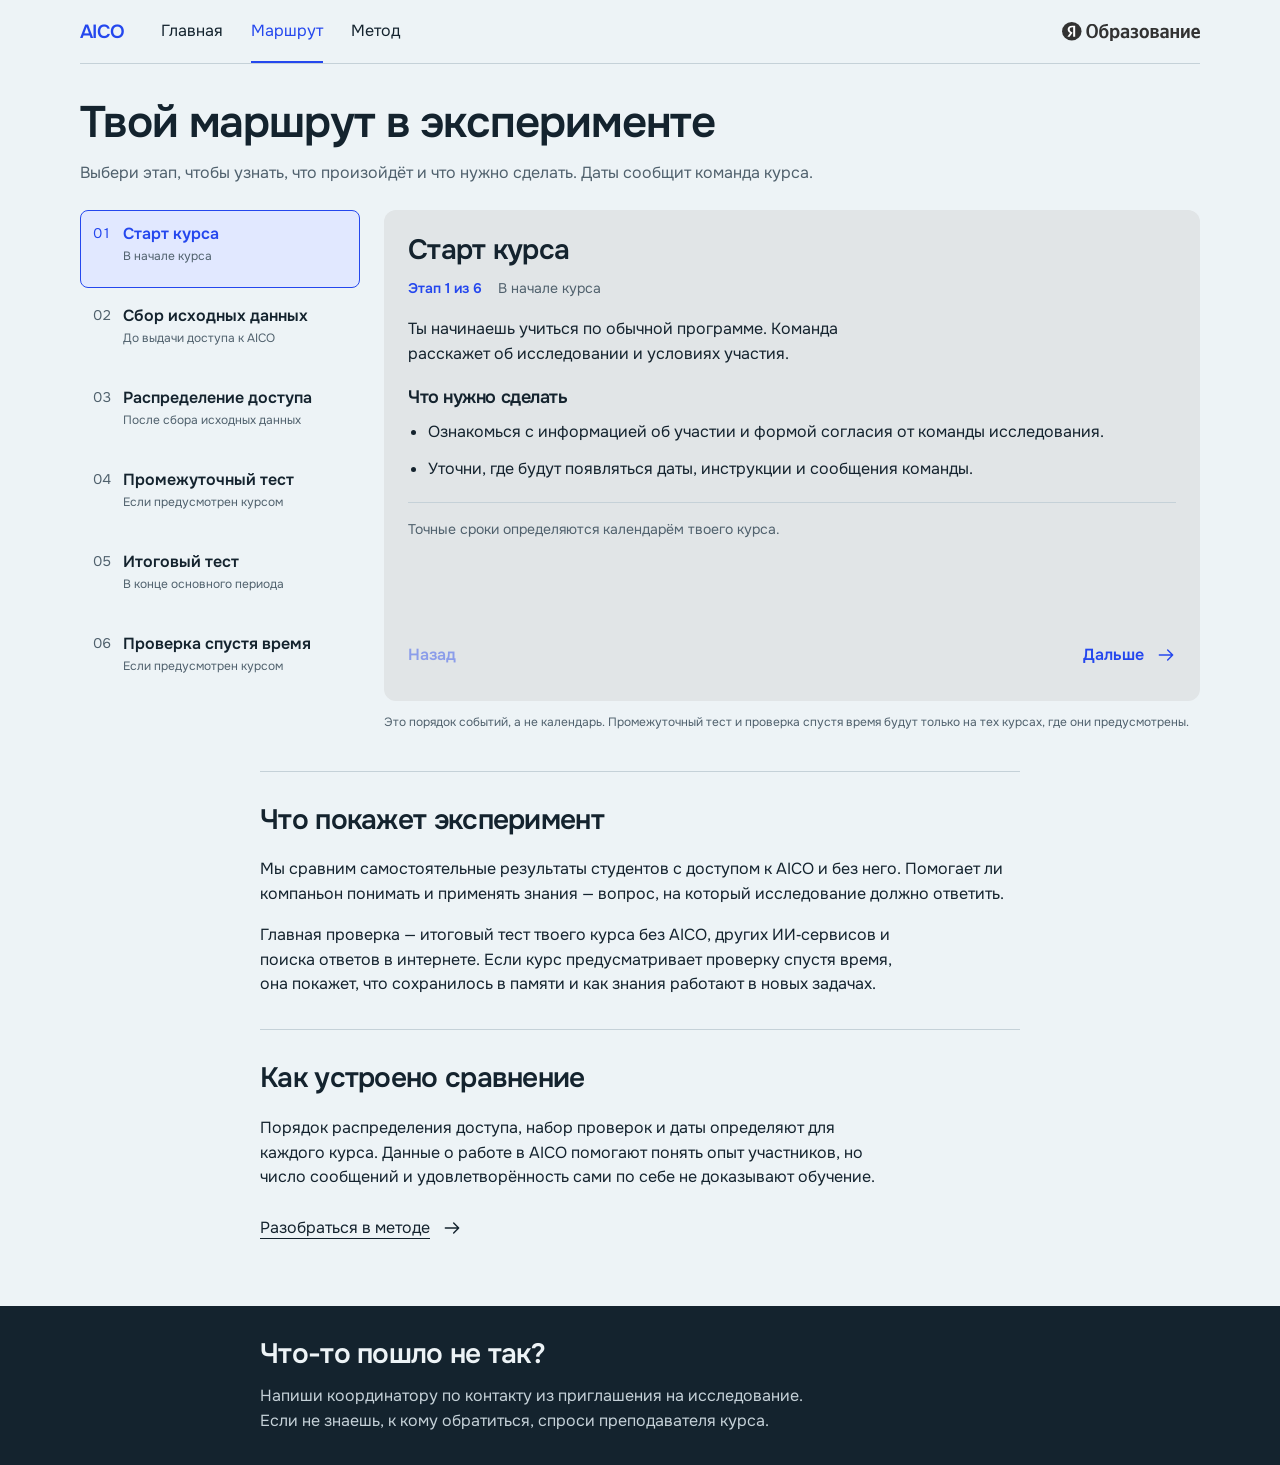
<file: previous/route.html>
<!doctype html>
<html lang="ru">
<head>
<meta charset="utf-8">
<meta name="viewport" content="width=device-width,initial-scale=1">
<meta name="theme-color" content="#edf3f6">
<meta name="description" content="AICO для студентов: попробуй форматы обучения, узнай условия участия и этапы учебного эксперимента.">
<title>AICO — маршрут и исследование</title>
<link rel="icon" href="data:image/svg+xml,%3Csvg xmlns='http://www.w3.org/2000/svg' viewBox='0 0 32 32'%3E%3Crect width='32' height='32' rx='8' fill='%232d4cff'/%3E%3Cpath d='M7 24 15 7h3l7 17h-5l-2-5h-6l-2 5zm7-9h3l-1.5-4z' fill='white'/%3E%3C/svg%3E">
<link rel="stylesheet" href="student.css?v=b2dbe987">
<link rel="canonical" href="https://tikhonov-cmd.github.io/aico-student-map/route.html">
</head>

<body class="route-page"><a class="skip" href="#event-copy">Перейти к описанию этапа</a><header class="site-header">
 <a class="brand" href="./" aria-label="AICO — главная для участников">AICO</a>
 <nav class="top-nav" aria-label="Разделы сайта">
  <a href="./" data-nav="home">Главная</a>
  <a href="route.html" data-nav="route" aria-current="page">Маршрут</a>
  <a href="method.html" data-nav="method">Метод</a>
 </nav>
 <a class="education-brand" href="https://education.yandex.ru/"><img src="assets/yandex-education.svg" width="138" height="20" alt="Яндекс Образование"></a>
</header><main><section class="route" id="route" aria-labelledby="route-title">
 <div class="route-head"><h1 id="route-title">Твой маршрут в эксперименте</h1><p>Выбери этап, чтобы узнать, что произойдёт и что нужно сделать. Даты сообщит команда курса.</p></div>
 <div class="route-workspace">
 <nav aria-label="Этапы исследования" id="route-navigation"><ol class="route-nav" id="route-nav"></ol></nav>
 <div class="route-detail">
 <section class="event-copy" id="event-copy" aria-labelledby="event-title">
  <div><h2 id="event-title" tabindex="-1">Старт курса</h2><div class="event-meta"><b id="event-code">P1 / этап 1 из 6</b><span id="event-time">В начале курса</span></div></div>
  <div class="event-content"><div id="stage-body"><p class="event-description">Ты начинаешь учиться по обычной программе. Команда расскажет об исследовании и условиях участия.</p><h3>Что нужно сделать</h3><ul class="event-actions"><li>Ознакомься с информацией об участии и формой согласия от команды исследования.</li><li>Уточни, где будут появляться даты, инструкции и сообщения команды.</li></ul></div><p class="event-note" id="event-note">Точные сроки определяются календарём твоего курса.</p></div>
<div class="stage-pagination"><button type="button" class="event-next" id="previous" disabled>Назад</button><button type="button" class="event-next" id="next"><span id="next-text">Следующий этап</span><svg viewBox="0 0 24 24" aria-hidden="true"><path d="M4 12h16m-6-6 6 6-6 6"/></svg></button></div>
 </section>
 <p class="route-footnote">Это порядок событий, а не календарь. Промежуточный тест и проверка спустя время будут только на тех курсах, где они предусмотрены.</p>
 </div>
 </div>
</section>
<div class="reading route-reading">
 <section class="section" id="about"><h2>Что покажет эксперимент</h2><div class="section-content"><p>Мы сравним самостоятельные результаты студентов с доступом к AICO и без него. Помогает ли компаньон понимать и применять знания — вопрос, на который исследование должно ответить.</p><p>Главная проверка — итоговый тест твоего курса без AICO, других ИИ‑сервисов и поиска ответов в интернете. Если курс предусматривает проверку спустя время, она покажет, что сохранилось в памяти и как знания работают в новых задачах.</p></div></section>
 <section class="section" id="method"><h2>Как устроено сравнение</h2><div class="section-content"><p>Порядок распределения доступа, набор проверок и даты определяют для каждого курса. Данные о работе в AICO помогают понять опыт участников, но число сообщений и удовлетворённость сами по себе не доказывают обучение.</p><a class="text-link" href="method.html">Разобраться в методе <svg viewBox="0 0 24 24" aria-hidden="true"><path d="M4 12h16m-6-6 6 6-6 6"/></svg></a></div></section>
</div><section class="help-line" id="help"><div class="help-inner"><h2>Что-то пошло не так?</h2><p>Напиши координатору по контакту из приглашения на исследование. Если не знаешь, к кому обратиться, спроси преподавателя курса.</p></div></section><noscript><div class="no-script"><h2>Этапы исследования</h2><ol><li>Старт курса — обучение начинается по обычной программе.</li><li>Сбор исходных данных — анкеты и сведения о себе до выдачи доступа. Дополнительного предметного теста на этом этапе нет.</li><li>Назначение доступа — команда сообщает условия участия.</li><li>Промежуточный тест — если подтверждён для твоего курса.</li><li>Итоговый тест — самостоятельное выполнение без ИИ.</li><li>Пост-тест — если подтверждён, выполняется без ИИ.</li></ol><p>Для выбора этапа включи JavaScript. Правила и условия участия доступны на главной странице.</p></div></noscript></main><div class="sr-only" id="announcer" aria-live="polite" aria-atomic="true"></div><script src="site-ui.js?v=79686198"></script>
<script src="route.js?v=06256cf1"></script></body></html>
</file>
<file: student.css>
@font-face{font-family:"Onest Embedded";src:url([data-uri]) format("truetype");font-style:normal;font-weight:100 900;font-display:swap}

@font-face{font-family:"Manrope";font-weight:200;font-style:normal;font-display:swap;src:url("fonts/manrope.woff") format("woff");}
@font-face{font-family:"Yeseva One";font-weight:400;font-style:normal;font-display:swap;src:url("fonts/yesevaone.woff") format("woff");}
@font-face{font-family:"Ruslan Display";font-weight:400;font-style:normal;font-display:swap;src:url("fonts/ruslandisplay.woff") format("woff");}
@font-face{font-family:"YS Geo Thin";font-weight:200;font-style:normal;font-display:swap;src:url("fonts/ys-geo-thin.woff") format("woff");}
@font-face{font-family:"YS Display Light";font-weight:300;font-style:normal;font-display:swap;src:url("[data-uri]") format("woff");}
@font-face{font-family:"Caveat";font-weight:600;font-style:normal;font-display:swap;src:url("fonts/caveat.woff") format("woff");}
@font-face{font-family:"Lobster";font-weight:400;font-style:normal;font-display:swap;src:url("fonts/lobster.woff") format("woff");}
@font-face{font-family:"Old Standard TT";font-weight:400;font-style:italic;font-display:swap;src:url("fonts/oldstandardtt.woff") format("woff");}
@font-face{font-family:"Press Start 2P";font-weight:400;font-style:normal;font-display:swap;src:url("fonts/pressstart2p.woff") format("woff");}
/* Shared student design system. Wide areas are interactive; prose uses one reading measure. */
:root{
 --paper:#edf3f6;--ink:#14232e;--muted:#50616d;--rule:#c5d1d8;
 --blue:#2447ee;--blue-hover:#1936bd;--selected:#e1e8ff;--lime:#d4ff5b;
 --surface:#e1e5e7;--white:#fff;--gutter:clamp(20px,4.5vw,64px);
 --wide:1120px;--reading:760px;--radius:12px;
 --text:16px;--small:14px;--caption:12px;
 font-family:"Onest Embedded",Arial,sans-serif;font-synthesis:none;
 color:var(--ink);background:var(--paper);scroll-behavior:smooth;scroll-padding-top:24px;
}
*{box-sizing:border-box;scrollbar-color:var(--muted) var(--paper)}
body{margin:0;position:relative}
button{font:inherit;color:inherit;cursor:pointer}
button,a{-webkit-tap-highlight-color:transparent}
button:disabled{cursor:default}
a{color:inherit;text-underline-offset:5px}
button:focus-visible,a:focus-visible,summary:focus-visible{outline:3px solid var(--blue);outline-offset:4px}
::selection{background:var(--lime);color:var(--ink)}
[hidden]{display:none!important}
p{margin:0 0 16px;line-height:1.55;text-wrap:balance}
h1,h2,h3,h4{margin:0;font-weight:600;letter-spacing:-.025em;line-height:1.2;text-wrap:balance}
h2{font-size:28px}h3{font-size:20px}h4{font-size:20px}
li,summary,dt,dd{text-wrap:balance}
button svg,a svg{width:20px;height:20px;fill:none;stroke:currentColor;stroke-width:1.7;stroke-linecap:round;stroke-linejoin:round;flex:none}
.sr-only{position:absolute;width:1px;height:1px;padding:0;margin:-1px;overflow:hidden;clip:rect(0,0,0,0);white-space:nowrap;border:0}
.skip{visibility:hidden;position:fixed;z-index:100;left:20px;top:16px;padding:14px;background:var(--lime)}
.skip:focus{visibility:visible}
.site-header,.intro-reading,.route{width:min(calc(100% - 2 * var(--gutter)),var(--wide));margin-inline:auto}
.site-header{min-height:64px;display:flex;gap:36px;align-items:center;border-bottom:1px solid var(--rule)}
.brand{display:flex;align-items:center;min-height:44px;min-width:44px;font-size:19px;font-weight:600;letter-spacing:-.03em;color:var(--blue);text-decoration:none}
.top-nav{display:flex;gap:28px;align-self:stretch}
.top-nav a{display:flex;align-items:center;min-height:44px;font-size:16px;text-decoration:none;border-bottom:2px solid transparent;padding:10px 0}
.top-nav a:hover,.top-nav a[aria-current]{color:var(--blue);border-bottom-color:var(--blue)}
/* The original interactive lettering remains the full first screen. */
.hero{display:grid;grid-template-rows:1fr auto;place-items:center;gap:24px;min-height:calc(100svh - 64px);margin:0 var(--gutter);padding:24px 0 16px;position:relative;touch-action:pan-y;cursor:crosshair}
.hero-title{font-family:"YS Display Light",sans-serif;font-weight:300;font-size:min(11.6vw,18svh,180px);line-height:1;letter-spacing:0;user-select:none;touch-action:pan-y;width:100%;text-align:center;padding:0}
.title-line{display:flex;justify-content:center;align-items:center;white-space:nowrap;height:1em}
.title-line.emphasis{color:var(--blue)}
.letter-canvas{position:absolute;left:calc(-1 * var(--gutter));top:0;width:100vw;height:100%;pointer-events:none;display:block;visibility:hidden}
.has-letter-scene .letter-canvas{visibility:visible}.has-letter-scene .hero-title{opacity:0}
.hero:has(.hero-title:focus-visible){outline:2px solid var(--blue);outline-offset:-12px}
.hero-controls{position:relative;z-index:2;align-self:end;width:100%;text-align:center;cursor:auto}
.type-hint{display:block;color:var(--muted);font-size:var(--caption);line-height:1.5;margin-bottom:8px}
.type-controls{display:flex;align-items:center;justify-content:center;flex-wrap:wrap;gap:8px 24px;min-height:44px;color:var(--muted)}
.type-controls button{background:none;border:0;padding:8px 0;min-height:44px;font-size:14px;text-decoration:underline;text-underline-offset:4px}
.type-controls button:hover{color:var(--blue)}
.type-controls button:disabled{opacity:.55;text-decoration:none}
.type-controls .motion-toggle{display:flex;align-items:center;gap:8px;padding:8px 12px;font-size:12px;text-decoration:none}
.motion-toggle svg{width:15px;height:15px}
/* Overview and product demo. */
.intro-reading{padding:40px 0 0;border-top:1px solid var(--rule)}
.intro-context{max-width:var(--reading);margin:0 auto 40px}
.hero-lead{font-size:clamp(24px,2.4vw,32px);line-height:1.4;margin:0}
.hero-lead b{font-weight:600}
.hero-lead+.hero-lead{margin-top:8px}
.product-demo{padding:32px 0 0;border-top:1px solid var(--rule);min-width:0}
.product-demo>h2{margin-bottom:12px}
.product-intro{font-size:16px;max-width:76ch;margin-bottom:8px}
.demo-invitation{font-size:14px;color:var(--muted);max-width:88ch;margin-bottom:24px}
.demo-workbench{--controls-width:264px}
.demo-panel{display:grid;grid-template-columns:var(--controls-width) minmax(0,1fr);border:1px solid var(--rule);border-radius:var(--radius);overflow:clip}
.demo-panel:has(.demo-controls[hidden]){grid-template-columns:1fr}
.demo-controls{padding:24px 20px}
.demo-result{background:var(--surface);border-left:1px solid var(--rule)}
.demo-controls,.demo-result{min-width:0}
.demo-choice-row{padding:16px 0;border-bottom:1px solid var(--rule)}
.demo-choice-row:first-child{padding-top:0}
.demo-choice-row:last-child{border-bottom:0;padding-bottom:0}
.demo-label{display:block;font-size:14px;line-height:1.4;font-weight:600;margin-bottom:8px}
.demo-options{display:grid;grid-template-columns:repeat(2,minmax(0,1fr));gap:4px}
.demo-options button{min-height:44px;min-width:0;padding:8px;border:1px solid transparent;border-radius:6px;background:transparent;font-size:14px;line-height:1.35;white-space:normal;overflow-wrap:anywhere}
.demo-options button:hover{border-color:var(--blue);color:var(--blue)}
.demo-options button[aria-pressed=true]{background:var(--selected);border-color:var(--blue);color:var(--blue);font-weight:600}
.demo-options button[data-format][aria-pressed=true]{background:var(--lime);border-color:transparent;color:var(--ink)}
.demo-options-secondary:has([data-level]){grid-template-columns:1fr}
.demo-options-secondary:has([data-level]) button{text-align:left;padding-inline:12px}
.demo-control-note{font-size:12px;line-height:1.5;color:var(--muted);margin:8px 0 0}
.demo-preview{padding:24px}
.demo-preview>h3{font-size:24px;margin-bottom:8px}
.demo-purpose{font-size:14px;line-height:1.5;color:var(--muted);margin-bottom:16px}
.demo-content{border-top:1px solid var(--rule);padding-top:16px}
.demo-content h4{font-size:20px;margin-bottom:12px}
.demo-content h5{font-size:16px;line-height:1.4;margin:24px 0 8px;text-wrap:balance}
.demo-content p{font-size:16px;line-height:1.5;margin-bottom:12px}
.demo-content p:last-child{margin-bottom:0}
.demo-caption{font-size:12px;line-height:1.5;color:var(--muted);text-align:left;margin:12px 0 0 calc(var(--controls-width) + 1px)}
.demo-answers,.demo-chat-questions{display:grid;grid-template-columns:1fr;gap:8px;margin-top:12px}
.demo-answers button,.demo-chat-questions button{min-height:44px;padding:10px 12px;font-size:14px;line-height:1.4;text-align:left;text-wrap:balance;border:1px solid var(--rule);border-radius:6px;background:var(--paper)}
.demo-answers button:hover,.demo-chat-questions button:hover{border-color:var(--blue)}
.demo-answers button[aria-pressed=true],.demo-chat-questions button[aria-pressed=true]{background:var(--selected);border-color:var(--blue);color:var(--blue)}
.demo-feedback{border-top:1px solid var(--rule);margin-top:16px;padding-top:16px}
.demo-feedback p:first-child{color:var(--blue)}
.demo-action{display:inline-flex;align-items:center;min-height:44px;margin-top:8px;padding:8px 0;background:none;border:0;border-bottom:1px solid var(--blue);color:var(--blue);font-size:16px;font-weight:600}
.demo-table{width:100%;border-collapse:collapse;margin:16px 0;font-size:14px;font-variant-numeric:tabular-nums}
.demo-table caption{text-align:left;font-size:12px;color:var(--muted);padding-bottom:8px;text-wrap:balance}
.demo-table th,.demo-table td{padding:8px;border-bottom:1px solid var(--rule);text-align:right}
.demo-table th{font-weight:600}.demo-table th:first-child{text-align:left;padding-left:0;width:58%}
.demo-table th:last-child,.demo-table td:last-child{padding-right:0}
.demo-table thead th{font-size:12px;color:var(--muted)}
/* Shared reading column, disclosures, route CTA and help. */
.reading{width:min(calc(100% - 2 * var(--gutter)),var(--reading));margin:48px auto 0}
.section{padding:32px 0;border-top:1px solid var(--rule);scroll-margin-top:24px}
.section h2{margin-bottom:20px}
.section-content>p,.rules-list p,.faq p,.data-disclosure p{font-size:16px;line-height:1.55}
.section-content>p:last-child{margin-bottom:0}
.reading #rules{padding:0;margin-bottom:32px;border:1px solid var(--rule);border-radius:var(--radius);overflow:clip}
.experiment-intro{background:var(--surface);padding:24px;border-bottom:1px solid var(--rule)}
.participation-rules{padding:24px}
.participation-rules h2{font-size:24px}
.experiment-intro h2{font-size:24px;margin-bottom:12px}
.experiment-intro p{font-size:16px;line-height:1.5;margin-bottom:12px}
.experiment-intro p:last-child{margin-bottom:0}
.rules-list{list-style:none;padding:0;margin:0}
.rules-list li{padding:24px 0;border-top:1px solid var(--rule)}
.rules-list li:first-child{border-top:0;padding-top:0}
.rules-list li:last-child{padding-bottom:0}
.rules-list h3{font-size:18px;margin-bottom:8px}
.rules-list p{color:var(--muted);margin:0}
.faq details,.data-disclosure{border-bottom:1px solid var(--rule)}
.data-disclosure{border-top:1px solid var(--rule);margin-top:24px}
summary{display:flex;align-items:center;justify-content:space-between;gap:20px;min-height:64px;padding:16px 0;font-size:16px;line-height:1.45;list-style:none;cursor:pointer}
summary::-webkit-details-marker{display:none}
summary:hover{color:var(--blue)}
.disclosure-icon{width:20px;height:20px;flex:none;fill:none;stroke:currentColor;stroke-width:1.6}
details[open] .vertical{display:none}
.faq p,.data-disclosure p{color:var(--muted);margin:0 0 16px}
.faq p:last-child,.data-disclosure p:last-child{margin-bottom:24px}
.route-invitation{display:flex;align-items:center;justify-content:space-between;gap:24px;margin:16px 0 32px;padding:28px;background:linear-gradient(115deg,rgba(255,255,255,.78),rgba(255,255,255,.24) 55%,rgba(36,71,238,.055));color:var(--ink);border:1px solid rgba(137,157,173,.34);border-radius:var(--radius);box-shadow:inset 0 1px 0 rgba(255,255,255,.9);-webkit-backdrop-filter:blur(12px);backdrop-filter:blur(12px);text-decoration:none;transition:border-color .2s,background-color .2s}
.route-invitation strong{display:block;font-size:28px;line-height:1.2;font-weight:500;letter-spacing:-.025em;text-decoration:underline;text-decoration-thickness:1px;text-underline-offset:7px;margin-bottom:12px}
.route-invitation span span{display:block;color:var(--muted);font-size:16px;line-height:1.5;text-wrap:balance}
.route-invitation svg{color:var(--blue);width:40px;height:40px;transition:transform .25s}
.route-invitation:hover{background-color:rgba(255,255,255,.5);border-color:rgba(36,71,238,.4)}.route-invitation:hover svg{transform:translateX(6px)}
#questions{border-top:0;padding-top:0}
.text-link{display:inline-flex;align-items:center;gap:12px;min-height:44px;padding:8px 0;font-size:16px;line-height:1.5;text-decoration:underline}
.text-link:hover{color:var(--blue)}
.help-line{margin-top:24px;padding:32px var(--gutter);background:var(--ink);color:var(--paper)}
.help-inner{max-width:var(--reading);margin-inline:auto}
.help-line h2{font-size:28px;margin-bottom:12px}
.help-line p{color:#c5d1d8;font-size:16px;max-width:70ch;margin:0}
.no-script{width:min(calc(100% - 2 * var(--gutter)),var(--reading));margin:24px auto;font-size:16px;line-height:1.5}
/* Route: navigation and text stay distinct, with no stretched empty card. */
.route{margin-top:32px}
.route-head{margin-bottom:24px}
.route-head h1{font-size:clamp(32px,4vw,44px);margin-bottom:12px}
.route-head p{font-size:16px;color:var(--muted);max-width:80ch;margin:0}
.route-workspace{display:grid;grid-template-columns:280px minmax(0,1fr);gap:24px;align-items:start}
.route-nav{display:flex;flex-direction:column;gap:4px;list-style:none;margin:0;padding:0}
.route-button{width:100%;display:flex;align-items:start;gap:12px;min-height:78px;padding:12px;border:1px solid transparent;border-radius:8px;background:transparent;text-align:left}
.route-button:hover{border-color:var(--blue)}
.route-button[aria-pressed=true]{background:var(--selected);border-color:var(--blue);color:var(--blue)}
.route-num{flex:none;font-size:14px;font-variant-numeric:tabular-nums;line-height:1.5;color:var(--muted)}
.route-button[aria-pressed=true] .route-num{color:var(--blue)}
.route-title{font-size:16px;line-height:1.35;font-weight:600;min-width:0}
.route-code{display:block;font-size:12px;font-weight:400;line-height:1.4;margin-top:4px;color:var(--muted)}
.route-footnote{margin:12px 0 0;font-size:12px;line-height:1.5;color:var(--muted)}
.route-detail{min-width:0}
.stage-pagination{display:flex;justify-content:space-between;gap:16px;margin:20px 0 0;min-height:44px}
.event-next{display:inline-flex;align-items:center;gap:12px;min-height:44px;border:0;background:none;padding:8px 0;color:var(--blue);font-weight:600;font-size:16px}
.event-next:hover{text-decoration:underline;text-underline-offset:5px}.event-next:disabled{opacity:.45;cursor:default;text-decoration:none}
.event-copy{display:flex;flex-direction:column;background:var(--surface);border-radius:var(--radius);padding:24px}
.event-copy h2{font-size:28px;margin-bottom:12px}
.event-meta{display:flex;flex-wrap:wrap;gap:8px 16px;font-size:14px;color:var(--muted);margin-bottom:20px}
.event-meta b{color:var(--blue);font-weight:600}
.event-description,.event-actions{font-size:16px;line-height:1.55}
#stage-body h3{font-size:18px;margin:20px 0 12px}
.event-actions{padding-left:20px;margin:0}
.event-actions li{margin-bottom:12px}.event-actions li:last-child{margin-bottom:0}
.event-note{font-size:14px;color:var(--muted);border-top:1px solid var(--rule);padding-top:16px;margin:20px 0 0}
.route-reading{margin-top:40px}
/* Cross-document transitions preserve native navigation and reduced-motion preference. */
@view-transition{navigation:auto}
::view-transition-old(root){animation:page-out .22s ease both}
::view-transition-new(root){animation:page-in .32s cubic-bezier(.16,1,.3,1) both}
@keyframes page-out{to{opacity:0;transform:translateY(-8px)}}
@keyframes page-in{from{opacity:0;transform:translateY(12px)}to{opacity:1;transform:translateY(0)}}
@media(max-width:1050px){
 .demo-workbench{--controls-width:244px}
 .route-workspace{grid-template-columns:240px minmax(0,1fr);gap:20px}
}
@media(max-width:760px){
 .site-header{gap:24px}.top-nav{gap:20px}
 .hero-title{font-size:min(13.4vw,18svh)}
 .route-workspace{grid-template-columns:1fr;gap:20px}
 .demo-panel{grid-template-columns:1fr}
 .demo-controls{padding:20px}
 .demo-result{border-left:0;border-top:1px solid var(--rule)}
 .demo-caption{margin-left:0}
 .demo-choice-row{display:grid;grid-template-columns:128px minmax(0,1fr);gap:8px 12px;align-items:center;padding:8px 0}
 .demo-label{margin:0}.demo-options,.demo-options-secondary:has([data-level]){display:grid;grid-auto-flow:column;grid-auto-columns:minmax(0,1fr);grid-template-columns:none}
 .demo-options-secondary:has([data-level]) button{text-align:center;padding:8px}
 .demo-control-note{grid-column:2;margin:0}
 .route-nav{display:grid;grid-template-columns:repeat(2,minmax(0,1fr));gap:6px}
 .route-button{min-height:90px;padding:10px;gap:8px}.route-title{font-size:14px}
 .route-footnote{margin-inline:0}
}
@media(max-width:520px){
 .site-header{gap:20px}.brand{font-size:18px}.top-nav{gap:16px}.top-nav a{font-size:14px}
 .hero{padding:16px 0;gap:16px}
 .type-controls{display:grid;grid-template-columns:repeat(2,minmax(0,1fr));gap:4px 16px;max-width:360px;margin:0 auto}
 .type-controls button{font-size:12px}.type-controls .motion-toggle{justify-content:center;font-size:12px}
 .type-hint{max-width:36ch;margin:0 auto 8px}
 h2{font-size:24px}.intro-reading{padding-top:28px}.intro-context{margin-bottom:28px}
 .product-demo{padding-top:24px}.demo-invitation{margin-bottom:16px}
 .demo-choice-row{grid-template-columns:1fr;gap:6px}
 .demo-control-note{grid-column:1}
 .demo-options button{padding:8px 4px;font-size:13px}
 .demo-preview,.event-copy{padding:20px}
 .demo-preview>h3,.event-copy h2{font-size:24px}
 .demo-content h4{font-size:18px}
 .demo-caption{text-align:left}
 .reading{margin-top:32px}.section{padding:28px 0}.section h2{margin-bottom:16px}
 .experiment-intro,.participation-rules{padding:20px}.experiment-intro h2,.participation-rules h2{font-size:20px}
 .reading #rules{margin-bottom:28px}
 .route-invitation{padding:24px 20px;gap:16px}.route-invitation strong{font-size:27px}.route-invitation svg{width:28px;height:28px}
 .help-line{padding-block:28px}.help-line h2{font-size:24px}
 .route{margin-top:24px}.route-head h1{font-size:32px}
 .route-button{padding:8px;min-height:94px}.route-title{overflow-wrap:anywhere}
 .event-meta{font-size:12px}
}
html[data-motion=off]{scroll-behavior:auto}
html[data-motion=off] *,html[data-motion=off] *::before,html[data-motion=off] *::after{animation:none!important;transition:none!important}
html[data-motion=off] .hero{cursor:default}
html[data-motion=off]::view-transition-old(root),html[data-motion=off]::view-transition-new(root){animation:none!important}
@media(prefers-reduced-motion:reduce){
 :root{scroll-behavior:auto}*,*::before,*::after{animation:none!important;transition:none!important}
 @view-transition{navigation:none}
 ::view-transition-group(*),::view-transition-old(*),::view-transition-new(*){animation:none!important}
}

/* Panel dimensions are measured from all states, then held steady until width changes. */
.event-copy .stage-pagination{margin-top:auto;padding-top:20px}
.demo-preview,.event-copy{overflow-wrap:break-word}



/* Paired page links share one rhythm without competing with the reading sections. */
.page-invitations{display:grid;gap:12px;margin:16px 0 32px}
.page-invitations .route-invitation{margin:0}

.route-invitation--method{background-image:linear-gradient(115deg,rgba(255,255,255,.78),rgba(212,255,91,.045) 55%,rgba(212,255,91,.22))}
.demo-content .demo-progress{font-size:12px;color:var(--muted);margin-bottom:8px}

/* The demo follows visible content; both columns share the same grid row. */
.demo-feedback[data-result]{padding:12px 14px;border:1px solid;border-radius:6px}
.demo-feedback[data-result] p{color:inherit}
.demo-feedback[data-result=incorrect],.demo-answers button[data-result=incorrect]{color:#8c3c0b;border-color:#bd682b;background:#fff0df}
.demo-feedback[data-result=correct],.demo-answers button[data-result=correct]{color:#285a36;border-color:#648c6d;background:#e8f2e9}
.case-fields{display:grid;grid-template-columns:repeat(2,minmax(0,1fr));gap:16px;margin-top:16px}
.case-fields label{font-size:14px;font-weight:600}
.case-fields input{display:block;width:100%;min-height:44px;margin-top:6px;padding:10px 12px;border:1px solid var(--rule);border-radius:6px;background:var(--paper);color:var(--ink);font:inherit;font-variant-numeric:tabular-nums}
.case-fields input[aria-invalid=true]{border-color:#bd682b}

.education-brand{display:flex;align-items:center;flex:none;width:138px;min-height:44px;margin-left:auto}
.education-brand img{display:block;width:100%;height:auto;aspect-ratio:505 / 73}
@media(max-width:600px){
 .site-header{display:grid;grid-template-columns:1fr auto;column-gap:20px;row-gap:0;padding-top:8px}
 .education-brand{grid-column:2;grid-row:1;width:132px}
 .top-nav{grid-column:1 / -1;grid-row:2;gap:24px}
 .hero{min-height:calc(100svh - 97px)}
}

/* Participant onboarding: an invitation, practical steps, then an optional demo. */
.welcome,.onboarding-reading,.experience{width:min(calc(100% - 2 * var(--gutter)),var(--wide));margin-inline:auto}
.welcome{padding:64px 0 48px}
.welcome h1{font-size:clamp(36px,5.1vw,64px);max-width:20ch;line-height:1.08;margin-bottom:24px}
.welcome h1 span{color:var(--blue)}
.welcome-lead{font-size:clamp(19px,2vw,24px);max-width:54ch;text-wrap:balance}
.welcome-context{max-width:62ch;color:var(--muted);text-wrap:balance}
.welcome-actions{display:flex;align-items:center;flex-wrap:wrap;gap:12px 28px;margin:24px 0}
.action-primary{display:inline-flex;justify-content:center;align-items:center;min-height:48px;padding:12px 20px;border-radius:6px;background:var(--blue);color:var(--white);font-weight:600;text-decoration:none}
.action-primary:hover{background:var(--blue-hover)}
.welcome-note{font-size:14px;color:var(--muted);max-width:68ch;margin:0;text-wrap:balance}
.guide-section{display:grid;grid-template-columns:264px minmax(0,1fr);gap:40px;padding:44px 0;border-top:1px solid var(--rule)}
.guide-section>h2{font-size:28px;max-width:14ch}
.guide-content{min-width:0;max-width:760px}
.guide-content p{text-wrap:balance}.guide-content>p:last-child{margin-bottom:0}
.section-lead{font-size:24px;line-height:1.4;font-weight:500}
.quiet{color:var(--muted);font-size:14px}
.use-list{margin:24px 0}
.use-list>div{display:grid;grid-template-columns:180px 1fr;gap:20px;padding:16px 0;border-top:1px solid var(--rule)}
.use-list dt{font-weight:600}.use-list dd{margin:0;color:var(--muted);line-height:1.5}
.participation-pair{border:1px solid var(--rule);border-radius:var(--radius);overflow:hidden;margin:24px 0}
.participation-pair>div{padding:24px}.participation-pair>div:first-child{background:var(--surface);border-bottom:1px solid var(--rule)}
.participation-pair h3{margin-bottom:10px}.participation-pair p{margin:0}
.practical-disclosure{border-top:1px solid var(--rule);margin-top:24px}
.practical-disclosure summary{min-height:48px;padding:16px 0;font-weight:500;cursor:pointer}
.practical-disclosure p{color:var(--muted)}
.action-steps{list-style:none;counter-reset:steps;margin:0;padding:0}
.action-steps li{counter-increment:steps;position:relative;padding:0 0 24px 48px;margin-bottom:24px;border-bottom:1px solid var(--rule)}
.action-steps li:last-child{margin-bottom:0}
.action-steps li::before{content:counter(steps,decimal-leading-zero);position:absolute;left:0;top:2px;color:var(--blue);font-variant-numeric:tabular-nums;font-size:16px}
.action-steps h3{margin-bottom:10px}.action-steps p{margin:0}
.completed-note{padding:20px 0 0;color:var(--muted)}
.journey-overview{display:flex;flex-wrap:wrap;gap:12px 28px;padding:0;list-style:none;counter-reset:journey;margin:24px 0}
.journey-overview li{counter-increment:journey;font-size:14px}
.journey-overview li::before{content:counter(journey) ' / ';color:var(--blue);font-variant-numeric:tabular-nums}
.guide-content .route-invitation{margin-bottom:0}.guide-content .route-invitation strong{font-size:24px}
.experience{border-top:1px solid var(--rule);padding-top:44px;margin-top:4px}
.experience-intro{max-width:58ch;margin-inline:auto;text-align:center}.experience-intro p{color:var(--muted);margin:0}
.experience .hero{width:100%;margin:0;min-height:0;height:576px;padding:28px 0 20px}
.experience .hero-title{font-size:clamp(48px,9.6vw,115.2px)}
.experience .letter-canvas{left:0;width:100%}
.demo-disclosure{margin:16px 0 32px}
.demo-disclosure>summary{display:flex;align-items:center;justify-content:space-between;gap:24px;padding:24px;border:1px solid var(--rule);border-radius:var(--radius);font-size:24px;font-weight:500;cursor:pointer;line-height:1.4;transition:background-color .2s,border-color .2s}.demo-disclosure>summary:hover{background:var(--selected);border-color:var(--blue)}
.disclosure-caption{display:block;font-size:14px;font-weight:400;color:var(--muted);margin:8px 0 0 24px}
.demo-disclosure[open]>summary{color:var(--blue)}
.demo-optional-note{max-width:76ch;color:var(--muted);font-size:14px;margin-top:24px}
.demo-disclosure .product-demo{border:0;padding-top:8px;padding-bottom:24px}
.demo-disclosure .product-demo>h3{margin-bottom:12px}
.final-reading{margin-top:40px}
.route-overview{margin:0 0 24px;padding:16px 0;border-top:1px solid var(--rule);border-bottom:1px solid var(--rule);font-size:14px;line-height:1.6;color:var(--muted)}
.event-team-title{display:block;color:var(--ink);margin-bottom:6px;font-weight:600}
@media(max-width:900px){.guide-section{grid-template-columns:200px minmax(0,1fr);gap:24px}.guide-section>h2{font-size:25px}.use-list>div{grid-template-columns:1fr;gap:6px}}
@media(max-width:760px){
 .welcome{padding:36px 0}.welcome h1{margin-bottom:20px}.welcome-lead{font-size:20px}
 .guide-section{grid-template-columns:1fr;gap:20px;padding:32px 0}.guide-section>h2{max-width:none;font-size:26px}
 .section-lead{font-size:21px}.participation-pair>div{padding:20px}
 .experience{padding-top:32px}.experience .hero{height:432px}.experience .hero-title{font-size:14.16vw}
 .demo-disclosure>summary{font-size:21px}.final-reading{margin-top:24px}
 .route-nav{gap:4px}.route-button{min-height:60px;padding:8px;gap:8px}.route-code{display:none}
 .route-head{margin-bottom:16px}.route-overview{margin-bottom:16px}
}
@media(max-width:420px){.welcome-actions{gap:8px 20px}.welcome-actions .text-link{font-size:14px}.action-primary{padding-inline:16px;font-size:14px}.experience .hero{height:384px}.action-steps li{padding-left:36px}.journey-overview{gap:10px 20px}}

.practical-disclosure>summary::before,.practical-disclosure>summary::after{content:"";position:absolute;right:4px;top:34px;width:16px;height:1px;background:currentColor}
.practical-disclosure>summary::after{transform:rotate(90deg)}
.practical-disclosure[open]>summary::after{display:none}
.practical-disclosure>summary{position:relative;padding-right:36px}
.practical-disclosure>summary::before,.practical-disclosure>summary::after{top:28px}
.disclosure-caption{margin-left:0}
#stage-body>h3:first-child{margin-top:0}

@media(max-width:520px){#interest-row .demo-options{grid-auto-flow:row;grid-template-columns:repeat(2,minmax(0,1fr))}}

/* Explicit open/close affordance within the native, keyboard-accessible summary. */
.demo-disclosure-copy{min-width:0}
.demo-disclosure-action{display:inline-flex;align-items:center;gap:10px;flex:none;min-height:44px;padding:10px 14px;border:1px solid var(--blue);border-radius:6px;color:var(--blue);font-size:14px;font-weight:500;white-space:nowrap}
.demo-disclosure-action svg{width:20px;height:20px;fill:none;stroke:currentColor;stroke-width:1.5;transition:transform .2s}
.demo-disclosure .when-open{display:none}.demo-disclosure[open] .when-closed{display:none}.demo-disclosure[open] .when-open{display:inline}
.demo-disclosure[open] .demo-disclosure-action svg{transform:rotate(180deg)}
.route-invitation strong{text-wrap:balance}
@media(max-width:520px){.demo-disclosure>summary{flex-direction:column;align-items:stretch;gap:16px;padding:20px}.demo-disclosure-action{align-self:flex-start}}
</file>
<file: previous/student.css>
@font-face{font-family:"Onest Embedded";src:url([data-uri]) format("truetype");font-style:normal;font-weight:100 900;font-display:swap}

@font-face{font-family:"Manrope";font-weight:200;font-style:normal;font-display:swap;src:url("fonts/manrope.woff") format("woff");}
@font-face{font-family:"Yeseva One";font-weight:400;font-style:normal;font-display:swap;src:url("fonts/yesevaone.woff") format("woff");}
@font-face{font-family:"Ruslan Display";font-weight:400;font-style:normal;font-display:swap;src:url("fonts/ruslandisplay.woff") format("woff");}
@font-face{font-family:"YS Geo Thin";font-weight:200;font-style:normal;font-display:swap;src:url("fonts/ys-geo-thin.woff") format("woff");}
@font-face{font-family:"YS Display Light";font-weight:300;font-style:normal;font-display:swap;src:url("[data-uri]") format("woff");}
@font-face{font-family:"Caveat";font-weight:600;font-style:normal;font-display:swap;src:url("fonts/caveat.woff") format("woff");}
@font-face{font-family:"Lobster";font-weight:400;font-style:normal;font-display:swap;src:url("fonts/lobster.woff") format("woff");}
@font-face{font-family:"Old Standard TT";font-weight:400;font-style:italic;font-display:swap;src:url("fonts/oldstandardtt.woff") format("woff");}
@font-face{font-family:"Press Start 2P";font-weight:400;font-style:normal;font-display:swap;src:url("fonts/pressstart2p.woff") format("woff");}
/* Shared student design system. Wide areas are interactive; prose uses one reading measure. */
:root{
 --paper:#edf3f6;--ink:#14232e;--muted:#50616d;--rule:#c5d1d8;
 --blue:#2447ee;--blue-hover:#1936bd;--selected:#e1e8ff;--lime:#d4ff5b;
 --surface:#e1e5e7;--white:#fff;--gutter:clamp(20px,4.5vw,64px);
 --wide:1120px;--reading:760px;--radius:12px;
 --text:16px;--small:14px;--caption:12px;
 font-family:"Onest Embedded",Arial,sans-serif;font-synthesis:none;
 color:var(--ink);background:var(--paper);scroll-behavior:smooth;scroll-padding-top:24px;
}
*{box-sizing:border-box;scrollbar-color:var(--muted) var(--paper)}
body{margin:0;position:relative}
button{font:inherit;color:inherit;cursor:pointer}
button,a{-webkit-tap-highlight-color:transparent}
button:disabled{cursor:default}
a{color:inherit;text-underline-offset:5px}
button:focus-visible,a:focus-visible,summary:focus-visible{outline:3px solid var(--blue);outline-offset:4px}
::selection{background:var(--lime);color:var(--ink)}
[hidden]{display:none!important}
p{margin:0 0 16px;line-height:1.55;text-wrap:balance}
h1,h2,h3,h4{margin:0;font-weight:600;letter-spacing:-.025em;line-height:1.2;text-wrap:balance}
h2{font-size:28px}h3{font-size:20px}h4{font-size:20px}
li,summary{text-wrap:balance}
button svg,a svg{width:20px;height:20px;fill:none;stroke:currentColor;stroke-width:1.7;stroke-linecap:round;stroke-linejoin:round;flex:none}
.sr-only{position:absolute;width:1px;height:1px;padding:0;margin:-1px;overflow:hidden;clip:rect(0,0,0,0);white-space:nowrap;border:0}
.skip{visibility:hidden;position:fixed;z-index:100;left:20px;top:16px;padding:14px;background:var(--lime)}
.skip:focus{visibility:visible}
.site-header,.intro-reading,.route{width:min(calc(100% - 2 * var(--gutter)),var(--wide));margin-inline:auto}
.site-header{min-height:64px;display:flex;gap:36px;align-items:center;border-bottom:1px solid var(--rule)}
.brand{display:flex;align-items:center;min-height:44px;min-width:44px;font-size:19px;font-weight:600;letter-spacing:-.03em;color:var(--blue);text-decoration:none}
.top-nav{display:flex;gap:28px;align-self:stretch}
.top-nav a{display:flex;align-items:center;min-height:44px;font-size:16px;text-decoration:none;border-bottom:2px solid transparent;padding:10px 0}
.top-nav a:hover,.top-nav a[aria-current]{color:var(--blue);border-bottom-color:var(--blue)}
/* The original interactive lettering remains the full first screen. */
.hero{display:grid;grid-template-rows:1fr auto;place-items:center;gap:24px;min-height:calc(100svh - 64px);margin:0 var(--gutter);padding:24px 0 16px;position:relative;touch-action:pan-y;cursor:crosshair}
.hero-title{font-family:"YS Display Light",sans-serif;font-weight:300;font-size:min(11.6vw,18svh,180px);line-height:1;letter-spacing:0;user-select:none;touch-action:pan-y;width:100%;text-align:center;padding:0}
.title-line{display:flex;justify-content:center;align-items:center;white-space:nowrap;height:1em}
.title-line.emphasis{color:var(--blue)}
.letter-canvas{position:absolute;left:calc(-1 * var(--gutter));top:0;width:100vw;height:100%;pointer-events:none;display:block;visibility:hidden}
.has-letter-scene .letter-canvas{visibility:visible}.has-letter-scene .hero-title{opacity:0}
.hero:has(.hero-title:focus-visible){outline:2px solid var(--blue);outline-offset:-12px}
.hero-controls{position:relative;z-index:2;align-self:end;width:100%;text-align:center;cursor:auto}
.type-hint{display:block;color:var(--muted);font-size:var(--caption);line-height:1.5;margin-bottom:8px}
.type-controls{display:flex;align-items:center;justify-content:center;flex-wrap:wrap;gap:8px 24px;min-height:44px;color:var(--muted)}
.type-controls button{background:none;border:0;padding:8px 0;min-height:44px;font-size:14px;text-decoration:underline;text-underline-offset:4px}
.type-controls button:hover{color:var(--blue)}
.type-controls button:disabled{opacity:.55;text-decoration:none}
.type-controls .motion-toggle{display:flex;align-items:center;gap:8px;padding:8px 12px;font-size:12px;text-decoration:none}
.motion-toggle svg{width:15px;height:15px}
/* Overview and product demo. */
.intro-reading{padding:40px 0 0;border-top:1px solid var(--rule)}
.intro-context{max-width:var(--reading);margin:0 auto 40px}
.hero-lead{font-size:clamp(24px,2.4vw,32px);line-height:1.4;margin:0}
.hero-lead b{font-weight:600}
.hero-lead+.hero-lead{margin-top:8px}
.product-demo{padding:32px 0 0;border-top:1px solid var(--rule);min-width:0}
.product-demo>h2{margin-bottom:12px}
.product-intro{font-size:16px;max-width:76ch;margin-bottom:8px}
.demo-invitation{font-size:14px;color:var(--muted);max-width:88ch;margin-bottom:24px}
.demo-workbench{--controls-width:264px}
.demo-panel{display:grid;grid-template-columns:var(--controls-width) minmax(0,1fr);border:1px solid var(--rule);border-radius:var(--radius);overflow:clip}
.demo-panel:has(.demo-controls[hidden]){grid-template-columns:1fr}
.demo-controls{padding:24px 20px}
.demo-result{background:var(--surface);border-left:1px solid var(--rule)}
.demo-controls,.demo-result{min-width:0}
.demo-choice-row{padding:16px 0;border-bottom:1px solid var(--rule)}
.demo-choice-row:first-child{padding-top:0}
.demo-choice-row:last-child{border-bottom:0;padding-bottom:0}
.demo-label{display:block;font-size:14px;line-height:1.4;font-weight:600;margin-bottom:8px}
.demo-options{display:grid;grid-template-columns:repeat(2,minmax(0,1fr));gap:4px}
.demo-options button{min-height:44px;min-width:0;padding:8px;border:1px solid transparent;border-radius:6px;background:transparent;font-size:14px;line-height:1.35;white-space:normal;overflow-wrap:anywhere}
.demo-options button:hover{border-color:var(--blue);color:var(--blue)}
.demo-options button[aria-pressed=true]{background:var(--selected);border-color:var(--blue);color:var(--blue);font-weight:600}
.demo-options button[data-format][aria-pressed=true]{background:var(--lime);border-color:transparent;color:var(--ink)}
.demo-options-secondary:has([data-level]){grid-template-columns:1fr}
.demo-options-secondary:has([data-level]) button{text-align:left;padding-inline:12px}
.demo-control-note{font-size:12px;line-height:1.5;color:var(--muted);margin:8px 0 0}
.demo-preview{padding:24px}
.demo-preview>h3{font-size:24px;margin-bottom:8px}
.demo-purpose{font-size:14px;line-height:1.5;color:var(--muted);margin-bottom:16px}
.demo-content{border-top:1px solid var(--rule);padding-top:16px}
.demo-content h4{font-size:20px;margin-bottom:12px}
.demo-content p{font-size:16px;line-height:1.5;margin-bottom:12px}
.demo-content p:last-child{margin-bottom:0}
.demo-caption{font-size:12px;line-height:1.5;color:var(--muted);text-align:left;margin:12px 0 0 calc(var(--controls-width) + 1px)}
.demo-answers,.demo-chat-questions{display:grid;grid-template-columns:1fr;gap:8px;margin-top:12px}
.demo-answers button,.demo-chat-questions button{min-height:44px;padding:10px 12px;font-size:14px;line-height:1.4;text-align:left;text-wrap:balance;border:1px solid var(--rule);border-radius:6px;background:var(--paper)}
.demo-answers button:hover,.demo-chat-questions button:hover{border-color:var(--blue)}
.demo-answers button[aria-pressed=true],.demo-chat-questions button[aria-pressed=true]{background:var(--selected);border-color:var(--blue);color:var(--blue)}
.demo-feedback{border-top:1px solid var(--rule);margin-top:16px;padding-top:16px}
.demo-feedback p:first-child{color:var(--blue)}
.demo-action{display:inline-flex;align-items:center;min-height:44px;margin-top:8px;padding:8px 0;background:none;border:0;border-bottom:1px solid var(--blue);color:var(--blue);font-size:16px;font-weight:600}
.demo-table{width:100%;border-collapse:collapse;margin:16px 0;font-size:14px;font-variant-numeric:tabular-nums}
.demo-table caption{text-align:left;font-size:12px;color:var(--muted);padding-bottom:8px;text-wrap:balance}
.demo-table th,.demo-table td{padding:8px;border-bottom:1px solid var(--rule);text-align:right}
.demo-table th{font-weight:600}.demo-table th:first-child{text-align:left;padding-left:0;width:58%}
.demo-table th:last-child,.demo-table td:last-child{padding-right:0}
.demo-table thead th{font-size:12px;color:var(--muted)}
/* Shared reading column, disclosures, route CTA and help. */
.reading{width:min(calc(100% - 2 * var(--gutter)),var(--reading));margin:48px auto 0}
.section{padding:32px 0;border-top:1px solid var(--rule);scroll-margin-top:24px}
.section h2{margin-bottom:20px}
.section-content>p,.rules-list p,.faq p,.data-disclosure p{font-size:16px;line-height:1.55}
.section-content>p:last-child{margin-bottom:0}
#rules{padding:0;margin-bottom:32px;border:1px solid var(--rule);border-radius:var(--radius);overflow:clip}
.experiment-intro{background:var(--surface);padding:24px;border-bottom:1px solid var(--rule)}
.participation-rules{padding:24px}
.participation-rules h2{font-size:24px}
.experiment-intro h2{font-size:24px;margin-bottom:12px}
.experiment-intro p{font-size:16px;line-height:1.5;margin-bottom:12px}
.experiment-intro p:last-child{margin-bottom:0}
.rules-list{list-style:none;padding:0;margin:0}
.rules-list li{padding:24px 0;border-top:1px solid var(--rule)}
.rules-list li:first-child{border-top:0;padding-top:0}
.rules-list li:last-child{padding-bottom:0}
.rules-list h3{font-size:18px;margin-bottom:8px}
.rules-list p{color:var(--muted);margin:0}
.faq details,.data-disclosure{border-bottom:1px solid var(--rule)}
.data-disclosure{border-top:1px solid var(--rule);margin-top:24px}
summary{display:flex;align-items:center;justify-content:space-between;gap:20px;min-height:64px;padding:16px 0;font-size:16px;line-height:1.45;list-style:none;cursor:pointer}
summary::-webkit-details-marker{display:none}
summary:hover{color:var(--blue)}
.disclosure-icon{width:20px;height:20px;flex:none;fill:none;stroke:currentColor;stroke-width:1.6}
details[open] .vertical{display:none}
.faq p,.data-disclosure p{color:var(--muted);margin:0 0 16px}
.faq p:last-child,.data-disclosure p:last-child{margin-bottom:24px}
.route-invitation{display:flex;align-items:center;justify-content:space-between;gap:24px;margin:16px 0 32px;padding:28px;background:linear-gradient(115deg,rgba(255,255,255,.78),rgba(255,255,255,.24) 55%,rgba(36,71,238,.055));color:var(--ink);border:1px solid rgba(137,157,173,.34);border-radius:var(--radius);box-shadow:inset 0 1px 0 rgba(255,255,255,.9);-webkit-backdrop-filter:blur(12px);backdrop-filter:blur(12px);text-decoration:none;transition:border-color .2s,background-color .2s}
.route-invitation strong{display:block;font-size:28px;line-height:1.2;font-weight:500;letter-spacing:-.025em;text-decoration:underline;text-decoration-thickness:1px;text-underline-offset:7px;margin-bottom:12px}
.route-invitation span span{display:block;color:var(--muted);font-size:16px;line-height:1.5;text-wrap:balance}
.route-invitation svg{color:var(--blue);width:40px;height:40px;transition:transform .25s}
.route-invitation:hover{background-color:rgba(255,255,255,.5);border-color:rgba(36,71,238,.4)}.route-invitation:hover svg{transform:translateX(6px)}
#questions{border-top:0;padding-top:0}
.text-link{display:inline-flex;align-items:center;gap:12px;min-height:44px;padding:8px 0;font-size:16px;line-height:1.5;text-decoration:underline}
.text-link:hover{color:var(--blue)}
.help-line{margin-top:24px;padding:32px var(--gutter);background:var(--ink);color:var(--paper)}
.help-inner{max-width:var(--reading);margin-inline:auto}
.help-line h2{font-size:28px;margin-bottom:12px}
.help-line p{color:#c5d1d8;font-size:16px;max-width:70ch;margin:0}
.no-script{width:min(calc(100% - 2 * var(--gutter)),var(--reading));margin:24px auto;font-size:16px;line-height:1.5}
/* Route: navigation and text stay distinct, with no stretched empty card. */
.route{margin-top:32px}
.route-head{margin-bottom:24px}
.route-head h1{font-size:clamp(32px,4vw,44px);margin-bottom:12px}
.route-head p{font-size:16px;color:var(--muted);max-width:80ch;margin:0}
.route-workspace{display:grid;grid-template-columns:280px minmax(0,1fr);gap:24px;align-items:start}
.route-nav{display:flex;flex-direction:column;gap:4px;list-style:none;margin:0;padding:0}
.route-button{width:100%;display:flex;align-items:start;gap:12px;min-height:78px;padding:12px;border:1px solid transparent;border-radius:8px;background:transparent;text-align:left}
.route-button:hover{border-color:var(--blue)}
.route-button[aria-pressed=true]{background:var(--selected);border-color:var(--blue);color:var(--blue)}
.route-num{flex:none;font-size:14px;font-variant-numeric:tabular-nums;line-height:1.5;color:var(--muted)}
.route-button[aria-pressed=true] .route-num{color:var(--blue)}
.route-title{font-size:16px;line-height:1.35;font-weight:600;min-width:0}
.route-code{display:block;font-size:12px;font-weight:400;line-height:1.4;margin-top:4px;color:var(--muted)}
.route-footnote{margin:12px 0 0;font-size:12px;line-height:1.5;color:var(--muted)}
.route-detail{min-width:0}
.stage-pagination{display:flex;justify-content:space-between;gap:16px;margin:20px 0 0;min-height:44px}
.event-next{display:inline-flex;align-items:center;gap:12px;min-height:44px;border:0;background:none;padding:8px 0;color:var(--blue);font-weight:600;font-size:16px}
.event-next:hover{text-decoration:underline;text-underline-offset:5px}.event-next:disabled{opacity:.45;cursor:default;text-decoration:none}
.event-copy{display:flex;flex-direction:column;background:var(--surface);border-radius:var(--radius);padding:24px}
.event-copy h2{font-size:28px;margin-bottom:12px}
.event-meta{display:flex;flex-wrap:wrap;gap:8px 16px;font-size:14px;color:var(--muted);margin-bottom:20px}
.event-meta b{color:var(--blue);font-weight:600}
.event-description,.event-actions{font-size:16px;line-height:1.55}
#stage-body h3{font-size:18px;margin:20px 0 12px}
.event-actions{padding-left:20px;margin:0}
.event-actions li{margin-bottom:12px}.event-actions li:last-child{margin-bottom:0}
.event-note{font-size:14px;color:var(--muted);border-top:1px solid var(--rule);padding-top:16px;margin:20px 0 0}
.route-reading{margin-top:40px}
/* Cross-document transitions preserve native navigation and reduced-motion preference. */
@view-transition{navigation:auto}
::view-transition-old(root){animation:page-out .22s ease both}
::view-transition-new(root){animation:page-in .32s cubic-bezier(.16,1,.3,1) both}
@keyframes page-out{to{opacity:0;transform:translateY(-8px)}}
@keyframes page-in{from{opacity:0;transform:translateY(12px)}to{opacity:1;transform:translateY(0)}}
@media(max-width:1050px){
 .demo-workbench{--controls-width:244px}
 .route-workspace{grid-template-columns:240px minmax(0,1fr);gap:20px}
}
@media(max-width:760px){
 .site-header{gap:24px}.top-nav{gap:20px}
 .hero-title{font-size:min(13.4vw,18svh)}
 .route-workspace{grid-template-columns:1fr;gap:20px}
 .demo-panel{grid-template-columns:1fr}
 .demo-controls{padding:20px}
 .demo-result{border-left:0;border-top:1px solid var(--rule)}
 .demo-caption{margin-left:0}
 .demo-choice-row{display:grid;grid-template-columns:128px minmax(0,1fr);gap:8px 12px;align-items:center;padding:8px 0}
 .demo-label{margin:0}.demo-options,.demo-options-secondary:has([data-level]){display:grid;grid-auto-flow:column;grid-auto-columns:minmax(0,1fr);grid-template-columns:none}
 .demo-options-secondary:has([data-level]) button{text-align:center;padding:8px}
 .demo-control-note{grid-column:2;margin:0}
 .route-nav{display:grid;grid-template-columns:repeat(2,minmax(0,1fr));gap:6px}
 .route-button{min-height:90px;padding:10px;gap:8px}.route-title{font-size:14px}
 .route-footnote{margin-inline:0}
}
@media(max-width:520px){
 .site-header{gap:20px}.brand{font-size:18px}.top-nav{gap:16px}.top-nav a{font-size:14px}
 .hero{padding:16px 0;gap:16px}
 .type-controls{display:grid;grid-template-columns:repeat(2,minmax(0,1fr));gap:4px 16px;max-width:360px;margin:0 auto}
 .type-controls button{font-size:12px}.type-controls .motion-toggle{justify-content:center;font-size:12px}
 .type-hint{max-width:36ch;margin:0 auto 8px}
 h2{font-size:24px}.intro-reading{padding-top:28px}.intro-context{margin-bottom:28px}
 .product-demo{padding-top:24px}.demo-invitation{margin-bottom:16px}
 .demo-choice-row{grid-template-columns:1fr;gap:6px}
 .demo-control-note{grid-column:1}
 .demo-options button{padding:8px 4px;font-size:13px}
 .demo-preview,.event-copy{padding:20px}
 .demo-preview>h3,.event-copy h2{font-size:24px}
 .demo-content h4{font-size:18px}
 .demo-caption{text-align:left}
 .reading{margin-top:32px}.section{padding:28px 0}.section h2{margin-bottom:16px}
 .experiment-intro,.participation-rules{padding:20px}.experiment-intro h2,.participation-rules h2{font-size:20px}
 #rules{margin-bottom:28px}
 .route-invitation{padding:24px 20px;gap:16px}.route-invitation strong{font-size:27px}.route-invitation svg{width:28px;height:28px}
 .help-line{padding-block:28px}.help-line h2{font-size:24px}
 .route{margin-top:24px}.route-head h1{font-size:32px}
 .route-button{padding:8px;min-height:94px}.route-title{overflow-wrap:anywhere}
 .event-meta{font-size:12px}
}
html[data-motion=off]{scroll-behavior:auto}
html[data-motion=off] *,html[data-motion=off] *::before,html[data-motion=off] *::after{animation:none!important;transition:none!important}
html[data-motion=off] .hero{cursor:default}
html[data-motion=off]::view-transition-old(root),html[data-motion=off]::view-transition-new(root){animation:none!important}
@media(prefers-reduced-motion:reduce){
 :root{scroll-behavior:auto}*,*::before,*::after{animation:none!important;transition:none!important}
 @view-transition{navigation:none}
 ::view-transition-group(*),::view-transition-old(*),::view-transition-new(*){animation:none!important}
}

/* Panel dimensions are measured from all states, then held steady until width changes. */
.event-copy .stage-pagination{margin-top:auto;padding-top:20px}
.demo-preview,.event-copy{overflow-wrap:break-word}



/* Paired page links share one rhythm without competing with the reading sections. */
.page-invitations{display:grid;gap:12px;margin:16px 0 32px}
.page-invitations .route-invitation{margin:0}

.route-invitation--method{background-image:linear-gradient(115deg,rgba(255,255,255,.78),rgba(212,255,91,.045) 55%,rgba(212,255,91,.22))}
.demo-content .demo-progress{font-size:12px;color:var(--muted);margin-bottom:8px}

/* The demo follows visible content; both columns share the same grid row. */
.demo-feedback[data-result]{padding:12px 14px;border:1px solid;border-radius:6px}
.demo-feedback[data-result] p{color:inherit}
.demo-feedback[data-result=incorrect],.demo-answers button[data-result=incorrect]{color:#8c3c0b;border-color:#bd682b;background:#fff0df}
.demo-feedback[data-result=correct],.demo-answers button[data-result=correct]{color:#285a36;border-color:#648c6d;background:#e8f2e9}
.case-fields{display:grid;grid-template-columns:repeat(2,minmax(0,1fr));gap:16px;margin-top:16px}
.case-fields label{font-size:14px;font-weight:600}
.case-fields input{display:block;width:100%;min-height:44px;margin-top:6px;padding:10px 12px;border:1px solid var(--rule);border-radius:6px;background:var(--paper);color:var(--ink);font:inherit;font-variant-numeric:tabular-nums}
.case-fields input[aria-invalid=true]{border-color:#bd682b}

.education-brand{display:flex;align-items:center;flex:none;width:138px;min-height:44px;margin-left:auto}
.education-brand img{display:block;width:100%;height:auto;aspect-ratio:505 / 73}
@media(max-width:600px){
 .site-header{display:grid;grid-template-columns:1fr auto;column-gap:20px;row-gap:0;padding-top:8px}
 .education-brand{grid-column:2;grid-row:1;width:132px}
 .top-nav{grid-column:1 / -1;grid-row:2;gap:24px}
 .hero{min-height:calc(100svh - 97px)}
}
</file>
<file: method.css>
/* The teacher method, in the shared student reading system. */
.method-page .a-page{width:min(calc(100% - 2 * var(--gutter)),var(--wide));margin-inline:auto}
.a-method-hero{padding-block:32px}
.a-method-hero h1{font-size:clamp(32px,4vw,44px);margin-bottom:12px}
.a-method-intro>p{max-width:76ch;color:var(--muted);font-size:16px}
.a-status-key{display:flex;flex-wrap:wrap;gap:8px 24px;color:var(--muted);font-size:12px;line-height:1.5}
.a-method-layout{display:grid;grid-template-columns:240px minmax(0,1fr);gap:40px;align-items:start}
.a-method-index{position:sticky;top:24px}
.a-method-index h2{font-size:16px;margin-bottom:12px}
.a-method-index ol{list-style:none;padding:0;margin:0;border-top:1px solid var(--rule)}
.a-method-index a{display:flex;align-items:center;min-height:44px;padding:10px 0;border-bottom:1px solid var(--rule);font-size:14px;line-height:1.4;text-decoration:none;color:var(--muted)}
.a-method-index a:hover{color:var(--blue);text-decoration:underline}
.a-method-content{min-width:0}
.a-method-section{padding:32px 0;border-top:1px solid var(--rule);scroll-margin-top:24px}
.a-method-section:first-child{padding-top:0;border-top:0}
.a-section-head h2{font-size:28px;margin-bottom:16px}
.a-section-head>p{font-size:16px;line-height:1.55;margin-bottom:24px}
.a-method-content h3{font-size:18px;line-height:1.4;margin-bottom:8px}
.a-method-content h4{font-size:16px;line-height:1.4;margin-bottom:8px}
.a-method-content p{font-size:16px;line-height:1.55;text-wrap:balance}
.a-method-content p:last-child{margin-bottom:0}
.a-method-content .a-section-head>p{margin-bottom:24px}
.a-method-pair,.a-data-grid{border:1px solid var(--rule);border-radius:var(--radius);overflow:clip}
.a-method-note,.a-data-column{padding:24px}
.a-method-note:first-child,.a-data-column:first-child{background:var(--surface)}
.a-method-note+.a-method-note,.a-data-column+.a-data-column{border-top:1px solid var(--rule)}
.a-inline-status{display:block;color:var(--muted);font-size:12px;font-weight:400;line-height:1.5;letter-spacing:0;margin-top:4px}
.a-method-content details{border-bottom:1px solid var(--rule)}
.a-method-content details:first-child{border-top:1px solid var(--rule)}
.a-method-content summary{position:relative;display:grid;grid-template-columns:32px minmax(0,1fr) 20px;gap:4px 12px;min-height:72px;padding:16px 0;font-size:16px;text-wrap:balance}
.a-design-code,.a-measure-code{grid-column:1;grid-row:1;align-self:start;color:var(--blue);font-size:14px;font-variant-numeric:tabular-nums;padding-top:2px}
.a-design-title,.a-measure-title{grid-column:2;grid-row:1;font-weight:600}
.a-design-row summary .a-inline-status,.a-measure-status{grid-column:2;color:var(--muted);font-size:12px;line-height:1.5;margin:0}
.a-measure-time{grid-column:2;color:var(--muted);font-size:12px;line-height:1.5}
.a-disclosure-mark{grid-column:3;grid-row:1;width:20px;height:20px;position:relative;align-self:start}
.a-disclosure-mark::before,.a-disclosure-mark::after{content:"";position:absolute;left:3px;top:9px;width:14px;height:1px;background:currentColor}
.a-disclosure-mark::after{transform:rotate(90deg)}
details[open] .a-disclosure-mark::after{display:none}
.a-disclosure-body,.a-design-body{padding:0 32px 24px 44px;color:var(--muted)}
.a-design-evidence{margin-top:20px}
.a-design-evidence h4{color:var(--ink)}
.a-scale{padding:20px 0;border-top:1px solid var(--rule)}
.a-scale .a-inline-status{margin:0 0 8px}
.a-scale p{color:var(--muted)}
.method-page code{font-size:.9em;overflow-wrap:anywhere}
@media(max-width:1050px){.a-method-layout{grid-template-columns:200px minmax(0,1fr);gap:24px}}
@media(max-width:760px){
 .a-method-layout{grid-template-columns:1fr;gap:32px}
 .a-method-index{position:static}
 .a-method-index ol{display:grid;grid-template-columns:repeat(2,minmax(0,1fr));column-gap:20px}
 .a-method-index a{height:100%}
}
@media(max-width:520px){
 .a-method-hero{padding-block:24px}
 .a-section-head h2{font-size:24px}
 .a-method-section{padding-block:28px}
 .a-method-note,.a-data-column{padding:20px}
 .a-method-content summary{grid-template-columns:26px minmax(0,1fr) 20px;column-gap:8px}
 .a-disclosure-body,.a-design-body{padding-left:0;padding-right:0}
}

@media(min-width:761px){
 .a-method-index a{padding-inline:12px}
 .a-method-index a[aria-current="location"]{color:var(--blue);background:var(--selected);box-shadow:inset 2px 0 var(--blue)}
}
</file>
<file: previous/method.css>
/* The teacher method, in the shared student reading system. */
.method-page .a-page{width:min(calc(100% - 2 * var(--gutter)),var(--wide));margin-inline:auto}
.a-method-hero{padding-block:32px}
.a-method-hero h1{font-size:clamp(32px,4vw,44px);margin-bottom:12px}
.a-method-intro>p{max-width:76ch;color:var(--muted);font-size:16px}
.a-status-key{display:flex;flex-wrap:wrap;gap:8px 24px;color:var(--muted);font-size:12px;line-height:1.5}
.a-method-layout{display:grid;grid-template-columns:240px minmax(0,1fr);gap:40px;align-items:start}
.a-method-index{position:sticky;top:24px}
.a-method-index h2{font-size:16px;margin-bottom:12px}
.a-method-index ol{list-style:none;padding:0;margin:0;border-top:1px solid var(--rule)}
.a-method-index a{display:flex;align-items:center;min-height:44px;padding:10px 0;border-bottom:1px solid var(--rule);font-size:14px;line-height:1.4;text-decoration:none;color:var(--muted)}
.a-method-index a:hover{color:var(--blue);text-decoration:underline}
.a-method-content{min-width:0}
.a-method-section{padding:32px 0;border-top:1px solid var(--rule);scroll-margin-top:24px}
.a-method-section:first-child{padding-top:0;border-top:0}
.a-section-head h2{font-size:28px;margin-bottom:16px}
.a-section-head>p{font-size:16px;line-height:1.55;margin-bottom:24px}
.a-method-content h3{font-size:18px;line-height:1.4;margin-bottom:8px}
.a-method-content h4{font-size:16px;line-height:1.4;margin-bottom:8px}
.a-method-content p{font-size:16px;line-height:1.55;text-wrap:pretty}
.a-method-content p:last-child{margin-bottom:0}
.a-method-content .a-section-head>p{margin-bottom:24px}
.a-method-pair,.a-data-grid{border:1px solid var(--rule);border-radius:var(--radius);overflow:clip}
.a-method-note,.a-data-column{padding:24px}
.a-method-note:first-child,.a-data-column:first-child{background:var(--surface)}
.a-method-note+.a-method-note,.a-data-column+.a-data-column{border-top:1px solid var(--rule)}
.a-inline-status{display:block;color:var(--muted);font-size:12px;font-weight:400;line-height:1.5;letter-spacing:0;margin-top:4px}
.a-method-content details{border-bottom:1px solid var(--rule)}
.a-method-content details:first-child{border-top:1px solid var(--rule)}
.a-method-content summary{position:relative;display:grid;grid-template-columns:32px minmax(0,1fr) 20px;gap:4px 12px;min-height:72px;padding:16px 0;font-size:16px;text-wrap:pretty}
.a-design-code,.a-measure-code{grid-column:1;grid-row:1;align-self:start;color:var(--blue);font-size:14px;font-variant-numeric:tabular-nums;padding-top:2px}
.a-design-title,.a-measure-title{grid-column:2;grid-row:1;font-weight:600}
.a-design-row summary .a-inline-status,.a-measure-status{grid-column:2;color:var(--muted);font-size:12px;line-height:1.5;margin:0}
.a-measure-time{grid-column:2;color:var(--muted);font-size:12px;line-height:1.5}
.a-disclosure-mark{grid-column:3;grid-row:1;width:20px;height:20px;position:relative;align-self:start}
.a-disclosure-mark::before,.a-disclosure-mark::after{content:"";position:absolute;left:3px;top:9px;width:14px;height:1px;background:currentColor}
.a-disclosure-mark::after{transform:rotate(90deg)}
details[open] .a-disclosure-mark::after{display:none}
.a-disclosure-body,.a-design-body{padding:0 32px 24px 44px;color:var(--muted)}
.a-design-evidence{margin-top:20px}
.a-design-evidence h4{color:var(--ink)}
.a-scale{padding:20px 0;border-top:1px solid var(--rule)}
.a-scale .a-inline-status{margin:0 0 8px}
.a-scale p{color:var(--muted)}
.method-page code{font-size:.9em;overflow-wrap:anywhere}
@media(max-width:1050px){.a-method-layout{grid-template-columns:200px minmax(0,1fr);gap:24px}}
@media(max-width:760px){
 .a-method-layout{grid-template-columns:1fr;gap:32px}
 .a-method-index{position:static}
 .a-method-index ol{display:grid;grid-template-columns:repeat(2,minmax(0,1fr));column-gap:20px}
 .a-method-index a{height:100%}
}
@media(max-width:520px){
 .a-method-hero{padding-block:24px}
 .a-section-head h2{font-size:24px}
 .a-method-section{padding-block:28px}
 .a-method-note,.a-data-column{padding:20px}
 .a-method-content summary{grid-template-columns:26px minmax(0,1fr) 20px;column-gap:8px}
 .a-disclosure-body,.a-design-body{padding-left:0;padding-right:0}
}

@media(min-width:761px){
 .a-method-index a{padding-inline:12px}
 .a-method-index a[aria-current="location"]{color:var(--blue);background:var(--selected);box-shadow:inset 2px 0 var(--blue)}
}
</file>
